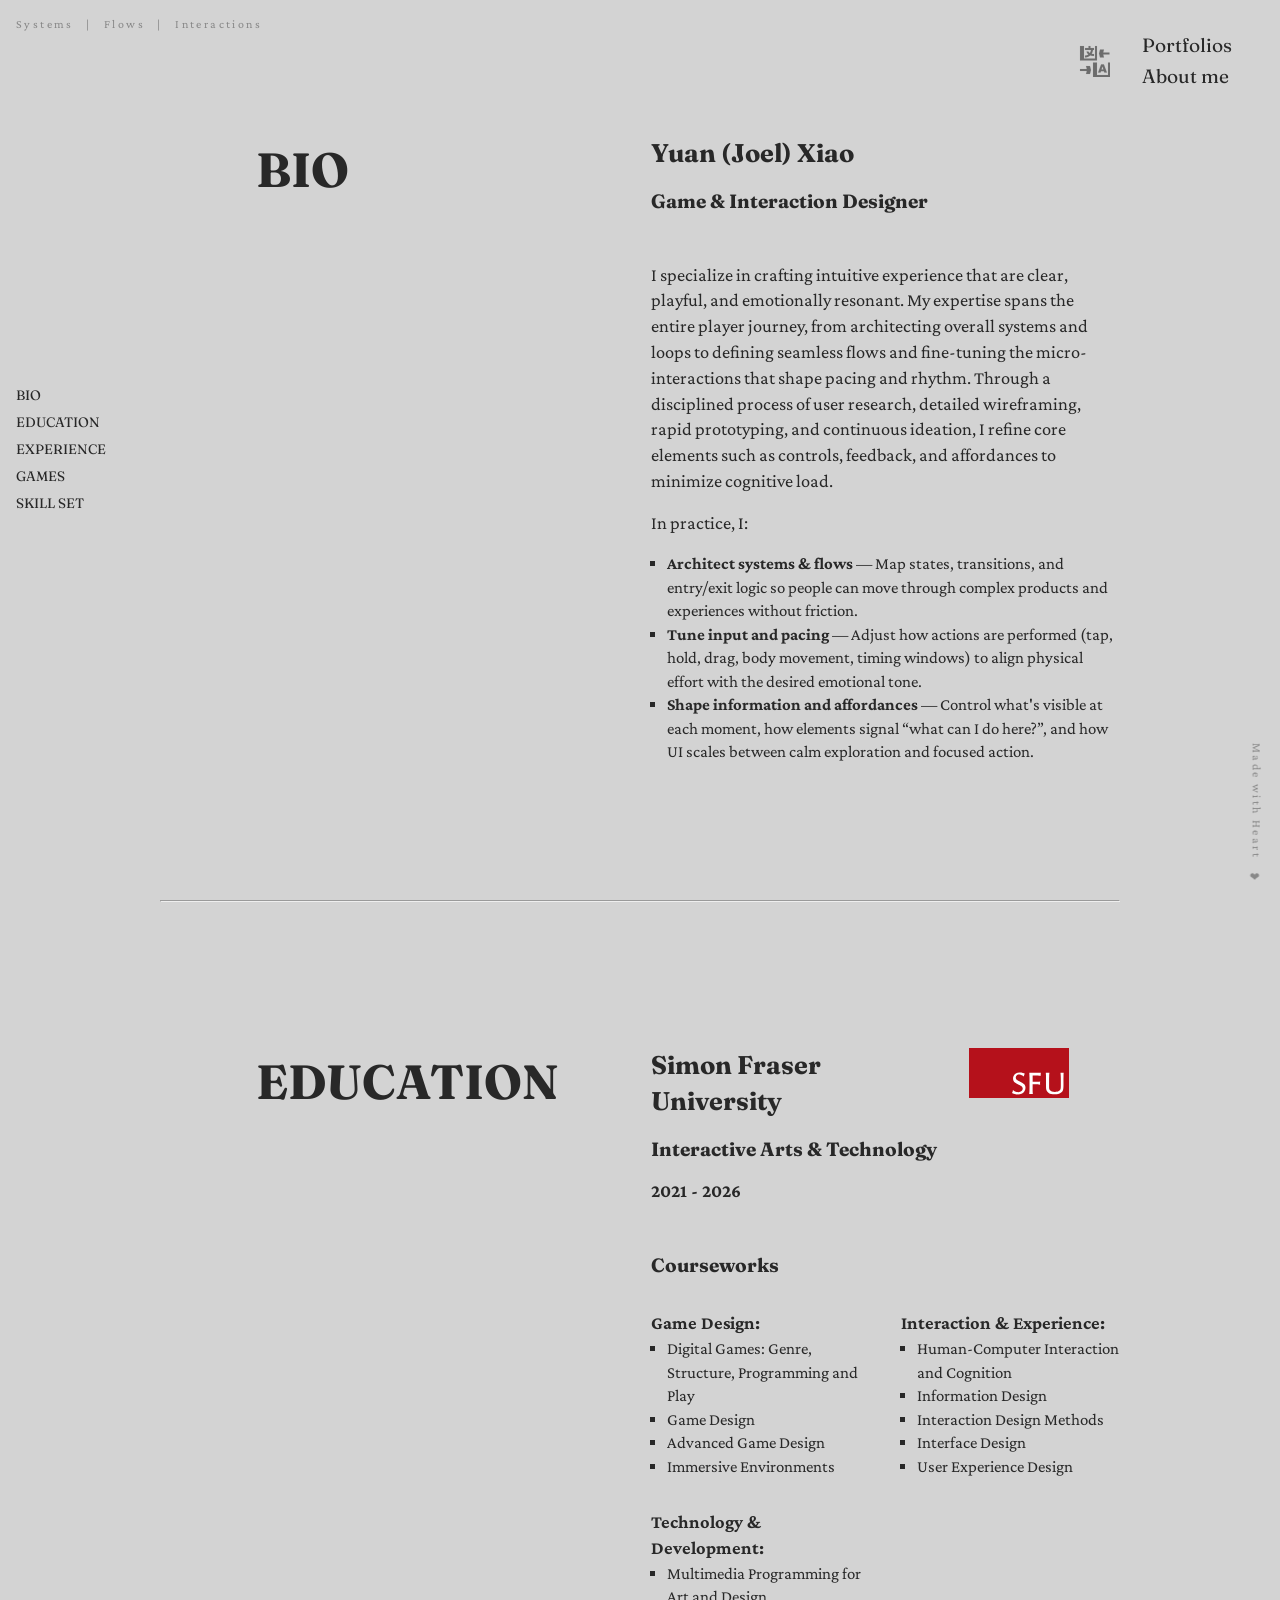
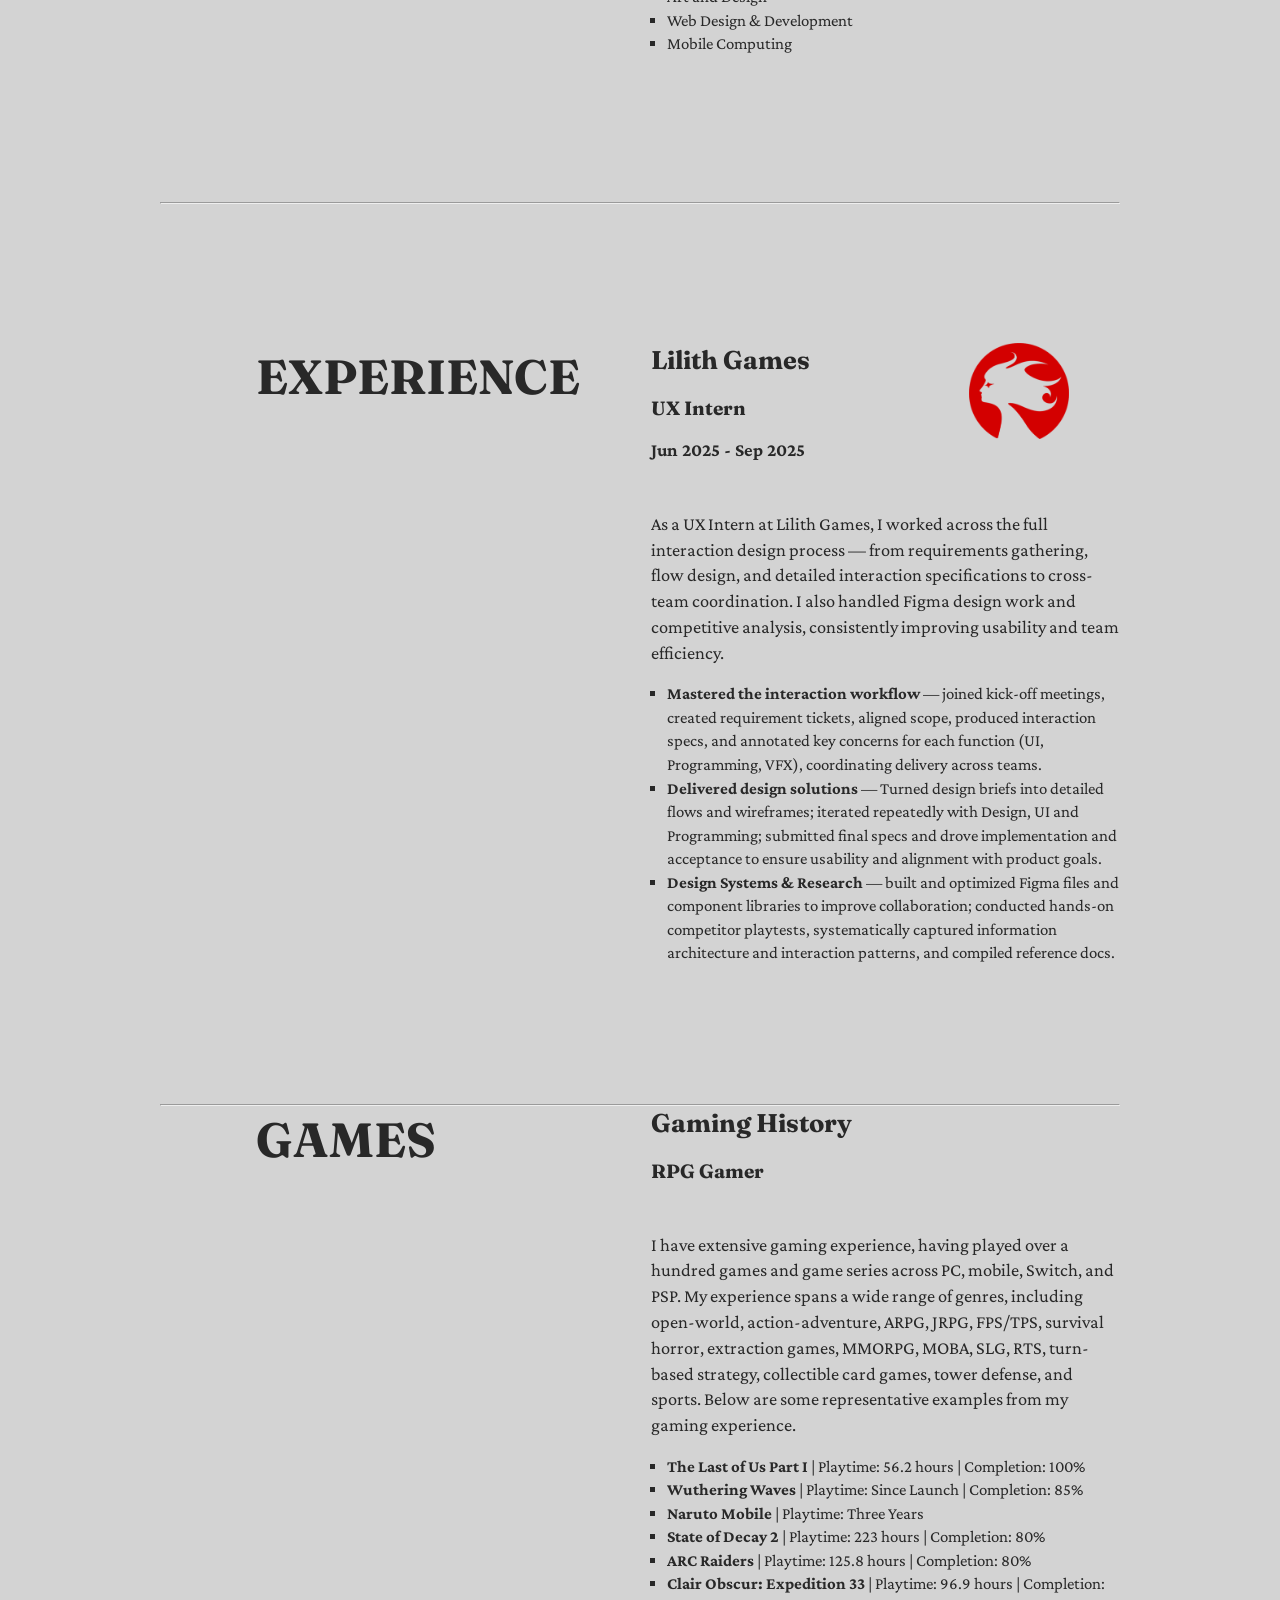
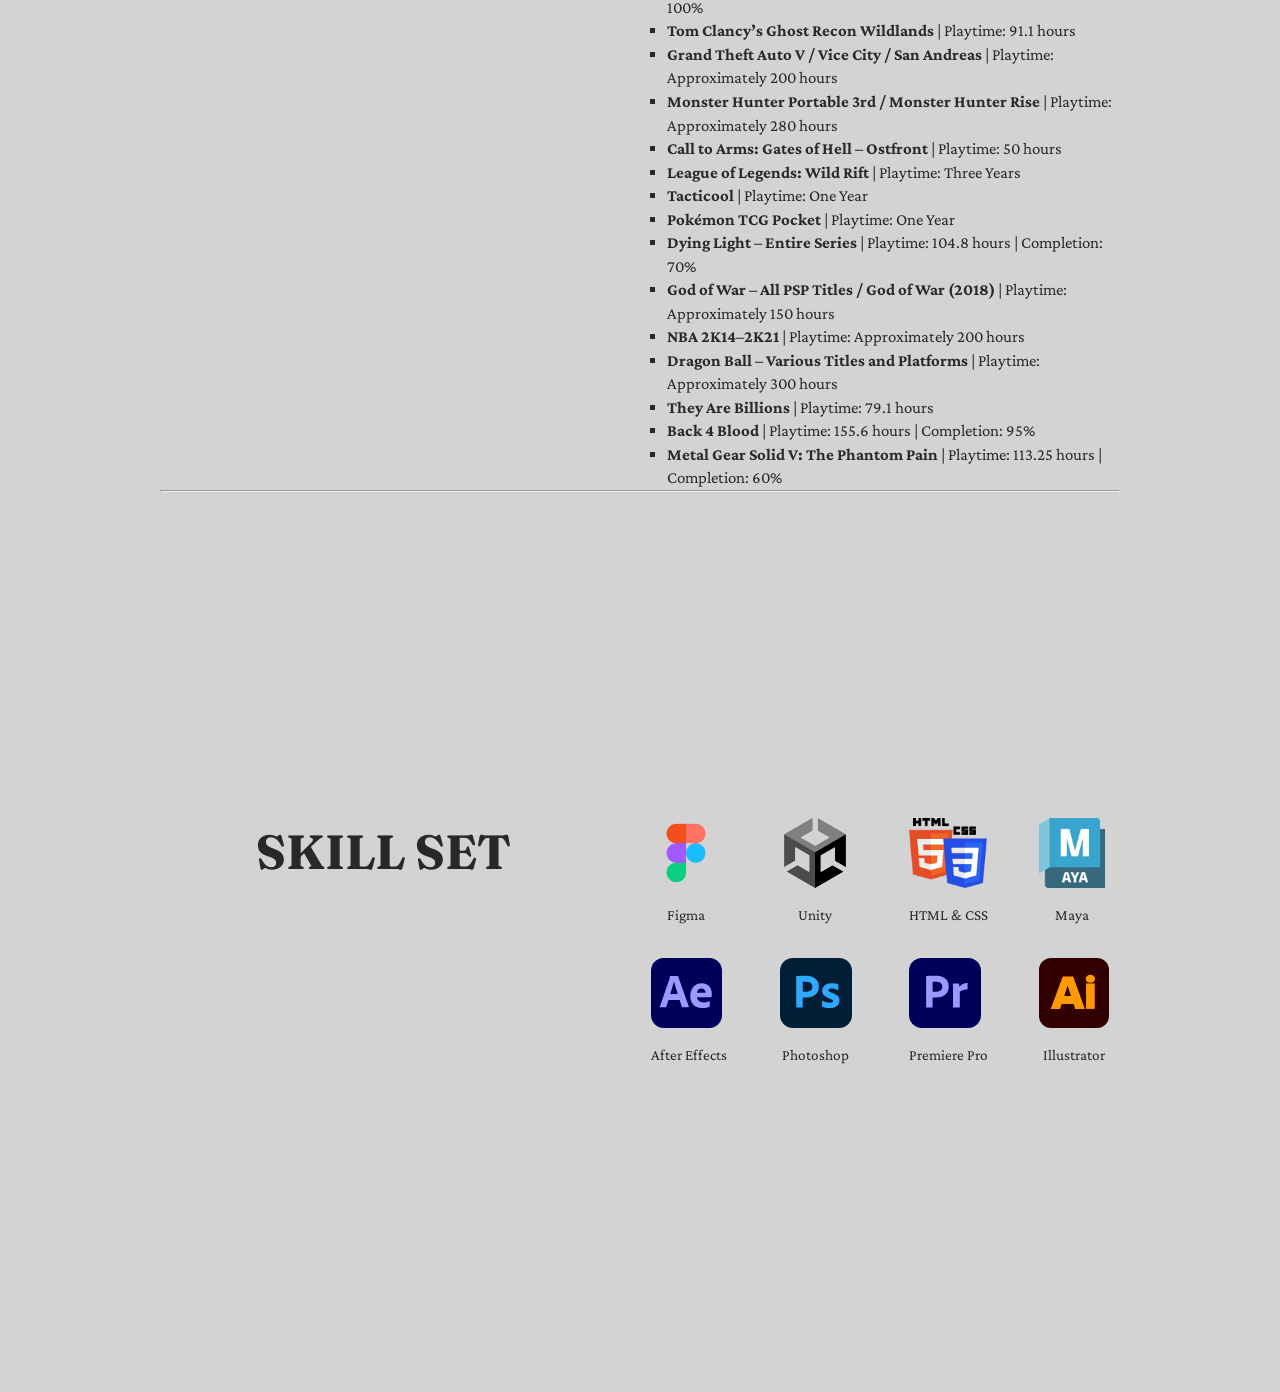
<file: about.html>
<!DOCTYPE html>
<html lang="en" data-lang="en">

    <head>
    <meta charset="UTF-8">
    <meta name="viewport" content="width=device-width, initial-scale=1">

    <title>ABOUT YUAN</title>

    <link rel="stylesheet" href="css/main.css">
    <link rel="stylesheet" href="css/grid.css">

    <script src="js/dropdown.js" defer></script>
    <script src="js/lang-toggle.js" defer></script>

    <link rel="preconnect" href="https://fonts.googleapis.com">
    <link rel="preconnect" href="https://fonts.gstatic.com" crossorigin>
    <link href="https://fonts.googleapis.com/css2?family=Crimson+Pro:ital,wght@0,200..900;1,200..900&family=Fraunces:ital,opsz,wght@0,9..144,100..900;1,9..144,100..900&family=Momo+Trust+Display&display=swap" rel="stylesheet">

    </head>


    <body>

        <header class="homeHeader">

            <nav class="homeNav">
                
                <button id="langToggle" class="langToggleBtn" type="button" aria-label="Switch language">
                    <img src="img/language.png" class="langIcon" width="64" height="64" alt="">
                </button>

                <a href="index.html" class="navButton1 nav-portfolio">
                    <span class="static lang-en">Portfolios</span>
                    <span class="static lang-zh">作品集</span>
                </a>

                <a href="about.html" class="navButton1 nav-about">
                    <span class="static lang-en">About me</span>
                    <span class="static lang-zh">看看我</span>
                </a>

            </nav>

            <div class="myFocus">
                <p>
                    <span class="focus">Systems</span> 
                    <span>|</span>
                    <span class="focus">Flows</span> 
                    <span>|</span>
                    <span class="focus">Interactions</span> 
                </p>
            </div>
            
            <div class="myList" id="menu">

                <a href="#top" class="navButton2">
                    <p class="listTitle">
                        <span class="lang-en">BIO</span>
                        <span class="lang-zh">简介</span>
                    </p>
                </a>

                <a href="#education" class="navButton2">
                    <p class="listTitle">
                        <span class="lang-en">EDUCATION</span>
                        <span class="lang-zh">教育背景</span>
                    </p>
                </a>

                <a href="#experience" class="navButton2">
                    <p class="listTitle">
                        <span class="lang-en">EXPERIENCE</span>
                        <span class="lang-zh">工作经验</span>
                    </p>
                </a>

                <a href="#gameExperience" class="navButton2">
                    <p class="listTitle">
                        <span class="lang-en">GAMES</span>
                        <span class="lang-zh">游戏经历</span>
                    </p>
                </a>

                <a href="#skill" class="navButton2">
                    <p class="listTitle">
                        <span class="lang-en">SKILL SET</span>
                        <span class="lang-zh">技能集</span>
                    </p>
                </a>

            </div>

            <div class="myHeart">
                <p>
                    <span class="heartText">Made with Heart</span>
                    <span class="heartIcon">❤</span>
                </p>
            </div>

        </header>


        <main>

            <section class="aboutMe grid" id="top">
                
                <h2>
                    <span class="lang-en">BIO</span>
                    <span class="lang-zh">简介</span>
                </h2>

                <div class="aboutMeContent">
            
                    <h3>
                        <span class="lang-en">Yuan (Joel) Xiao</span>
                        <span class="lang-zh">肖源 (Joel)</span>  
                    </h3>

                    <h4>
                        <span class="lang-en">Game & Interaction Designer</span>  
                        <span class="lang-zh">游戏交互设计师</span>
                    </h4>

                    <p>
                        <span class="lineOne lang-en">
                        I specialize in crafting intuitive experience that are clear, playful, and emotionally resonant. My expertise spans the entire player journey, from architecting overall systems and loops to defining seamless flows and fine-tuning the micro-interactions that shape pacing and rhythm. Through a disciplined process of user research, detailed wireframing, rapid prototyping, and continuous ideation, I refine core elements such as controls, feedback, and affordances to minimize cognitive load.
                        </span>

                        <span class="lineOne lang-zh">
                        我致力于打造直观、清晰、趣味与情感共鸣并重的交互体验。从架构宏观系统与循环，到定义顺畅的操作循环，再到精细打磨影响游戏节奏的微交互。通过严谨的用户研究、详尽的线框图绘制、与持续不断的方案构思，我不断优化操作、反馈与示能设计，让复杂的设计在玩家面前变得自然且直观。
                        </span>

                        <span class="lineTwo lang-en">In practice, I:</span>
                        <span class="lineTwo lang-zh">如何落地：</span>
                    </p>

                    <ul>
                        <li>
                        <span class="lang-en">
                            <strong>Architect systems &amp; flows</strong> — Map states, transitions, and entry/exit logic so people can move through complex products and experiences without friction.
                        </span>
                        <span class="lang-zh">
                            <strong>架构系统与流程</strong> — 梳理状态、过渡及进出逻辑，确保用户在复杂的系统与体验中丝滑穿梭，毫无阻滞。
                        </span>
                        </li>

                        <li>
                        <span class="lang-en">
                            <strong>Tune input and pacing</strong> — Adjust how actions are performed (tap, hold, drag, body movement, timing windows) to align physical effort with the desired emotional tone.
                        </span>
                        <span class="lang-zh">
                            <strong>输入节奏与反馈</strong> — 打磨交互动作（如点击、长按、拖拽、体感及判定窗口），使玩家的感官操作反馈与预期的情感基调精准契合。
                        </span>
                        </li>

                        <li>
                        <span class="lang-en">
                            <strong>Shape information and affordances</strong> — Control what's visible at each moment, how elements signal “what can I do here?”, and how UI scales between calm exploration and focused action.
                        </span>
                        <span class="lang-zh">
                            <strong>信息引导与感知</strong> — 决定信息呈现的时机与方式，赋予视觉元素直观的“可交互感”，让界面在沉浸探索与高频操作的行动间灵活切换。
                        </span>
                        </li>
                    </ul>

                    <!-- <p class="example">For example, in the VR project, I replaced joystick movement with body-lean locomotion during a rescue scene to turn urgency into full-body commitment, reduced on-screen information in high-stress moments to keep focus on the core action. Bringing these interaction decisions together to guide players from release to tension.</p> -->

                    <!-- <img src="img/About_me.png" alt="myPhoto" width="1280" height="1579" class="aboutMePhoto"> -->

                </div>

            </section>

            <hr>

            <section class="aboutMe grid" id="education">

                <h2>
                    <span class="lang-en">EDUCATION</span>
                    <span class="lang-zh">教育背景</span>
                </h2>

                <div class="aboutMeContent">
                    <div class="education-grid grid">
                        <div>
                            <h3>Simon Fraser University</h3>
                            <h4>
                                <span class="lang-en">Interactive Arts & Technology</span>
                                <span class="lang-zh">交互艺术与技术</span>
                            </h4>
                            <h5>2021 - 2026</h5>
                        </div>
                        <img src="img/SFU-block-logo.svg" alt="SFU" width="200" height="100" class="sfuLogo">
                    </div>

                    <h4 class="courseWorkH4">
                        <span class="lang-en">Courseworks</span>
                        <span class="lang-zh">主修课程</span>
                    </h4>

                    <div class="courseSort grid">
                        <div>
                            <h5>
                                <span class="lang-en">Game Design:</span>
                                <span class="lang-zh">游戏设计类：</span>
                            </h5>
                            <ul>
                                <li>
                                    <span class="lang-en">Digital Games: Genre, Structure, Programming and Play</span>
                                    <span class="lang-zh">数字游戏：类型、结构、编程与玩法</span>
                                </li>
                                <li>
                                    <span class="lang-en">Game Design</span>
                                    <span class="lang-zh">游戏设计</span>
                                </li>
                                <li>
                                    <span class="lang-en">Advanced Game Design</span>
                                    <span class="lang-zh">高级游戏设计</span>
                                </li>
                                <li>
                                    <span class="lang-en">Immersive Environments</span>
                                    <span class="lang-zh">沉浸式环境设计</span>
                                </li>
                            </ul>
                        </div>

                        <div>
                            <h5>
                                <span class="lang-en">Interaction & Experience:</span>
                                <span class="lang-zh">交互与体验类：</span>
                            </h5>

                            <ul>
                                <li>
                                    <span class="lang-en">Human-Computer Interaction and Cognition</span>
                                    <span class="lang-zh">人机交互与认知</span>
                                </li>
                                <li>
                                    <span class="lang-en">Information Design</span>
                                    <span class="lang-zh">信息设计</span>
                                </li>
                                <li>
                                    <span class="lang-en">Interaction Design Methods</span>
                                    <span class="lang-zh">交互设计方法论</span>
                                </li>
                                <li>
                                    <span class="lang-en">Interface Design</span>
                                    <span class="lang-zh">界面设计</span>
                                </li>
                                <li>
                                    <span class="lang-en">User Experience Design</span>
                                    <span class="lang-zh">用户体验设计</span>
                                </li>
                            </ul>
                        </div>

                        <div>
                            <h5>
                                <span class="lang-en">Technology & Development:</span>
                                <span class="lang-zh">技术与开发类：</span>
                            </h5>
                            <ul>
                                <li>
                                    <span class="lang-en">Multimedia Programming for Art and Design</span>
                                    <span class="lang-zh">艺术与设计多媒体编程</span>
                                </li>
                                <li>
                                    <span class="lang-en">Web Design & Development</span>
                                    <span class="lang-zh">网站设计与开发</span>
                                </li>
                                <li>
                                    <span class="lang-en">Mobile Computing</span>
                                    <span class="lang-zh">移动计算</span>
                                </li>
                            </ul>
                        </div>

                    </div>
        
                </div>
                
            </section>

            <hr>

            <section class="aboutMe grid" id="experience">

                <h2>
                    <span class="lang-en">EXPERIENCE</span>
                    <span class="lang-zh">工作经验</span>
                </h2>

                <div class="aboutMeContent">

                    <div class="experience-grid grid">
                        <div>
                            <h3>
                                <span class="lang-en">Lilith Games</span>
                                <span class="lang-zh">莉莉丝游戏</span>
                            </h3>
                            <h4>
                                <span class="lang-en">UX Intern</span>
                                <span class="lang-zh">UX 实习生</span>
                            </h4>
                            <h5>
                                <span class="lang-en">Jun 2025 - Sep 2025</span>
                                <span class="lang-zh">2025.06 - 2025.09</span>
                            </h5>
                        </div>
                        <img src="img/lilith_games_logo.png" alt="Lilith Games" width="491" height="468" class="lilithLogo">
                    </div>

                    

                    <p>
                        <span class="lang-en">
                        As a UX Intern at Lilith Games, I worked across the full interaction design process — from requirements gathering, flow design, and detailed interaction specifications to cross-team coordination. I also handled Figma design work and competitive analysis, consistently improving usability and team efficiency.
                        </span>
                        <span class="lang-zh">
                        作为莉莉丝游戏的 UX 实习生，我参与了完整的交互设计全流程：从前期的需求调研、流程设计、详尽交互稿编写，到跨团队的沟通协作。同时，我负责 Figma 设计规范的维护与竞品拆解分析，持续提升设计的可用性与易用性。
                        </span>
                    </p>

                    <ul>
                        <li>
                        <span class="lang-en">
                            <strong>Mastered the interaction workflow</strong> — joined kick-off meetings, created requirement tickets, aligned scope, produced interaction specs, and annotated key concerns for each function (UI, Programming, VFX), coordinating delivery across teams.
                        </span>
                        <span class="lang-zh">
                            <strong>掌握流程规范</strong> — 参与项目启动会，创建需求单，对齐设计范畴。产出交互说明文档，并针对不同职能（UI、程序、特效）标注核心实现逻辑，推动跨团队的任务交付。
                        </span>
                        </li>

                        <li>
                        <span class="lang-en">
                            <strong>Delivered design solutions</strong> — Turned design briefs into detailed flows and wireframes; iterated repeatedly with Design, UI and Programming; submitted final specs and drove implementation and acceptance to ensure usability and alignment with product goals.
                        </span>
                        <span class="lang-zh">
                            <strong>交付设计方案</strong> — 将设计需求转化为详细流程与线框；与策划、UI、程序多轮迭代；提交最终交互规范并推动落地与验收，确保交互体验的期待值与产品目标一致。
                        </span>
                        </li>

                        <li>
                        <span class="lang-en">
                            <strong>Design Systems & Research</strong> — built and optimized Figma files and component libraries to improve collaboration; conducted hands-on competitor playtests, systematically captured information architecture and interaction patterns, and compiled reference docs.
                        </span>
                        <span class="lang-zh">
                            <strong>组件库与竞研</strong> — 搭建并优化 Figma 组件库以提升协作效率；深入开展竞品分析，系统性拆解信息架构与交互模式，并整理成参考文档。
                        </span>
                        </li>
                    </ul>
             
                </div>
                
            </section>

            <hr>

            <section class="aboutMe grid" id="gameExperience">

                <h2>
                    <span class="lang-en">GAMES</span>
                    <span class="lang-zh">游戏经历</span>
                </h2>

                <div class="aboutMeContent">
  
                    <div>
                        <h3>
                            <span class="lang-en">Gaming History</span>
                            <span class="lang-zh">游戏经历</span>
                        </h3>
                        <h4>
                            <span class="lang-en">RPG Gamer</span>
                            <span class="lang-zh">RPG游戏爱好者</span>
                        </h4>
                        <!-- <h5>
                            <span class="lang-en">Jun 2025 - Sep 2025</span>
                            <span class="lang-zh">2025.06 - 2025.09</span>
                        </h5> -->
                    </div>
                    
                    <p>
                        <span class="lang-en">
                        I have extensive gaming experience, having played over a hundred games and game series across PC, mobile, Switch, and PSP. My experience spans a wide range of genres, including open-world, action-adventure, ARPG, JRPG, FPS/TPS, survival horror, extraction games, MMORPG, MOBA, SLG, RTS, turn-based strategy, collectible card games, tower defense, and sports. Below are some representative examples from my gaming experience.
                        </span>
                        <span class="lang-zh">
                        我拥有较为丰富的游戏经历，游玩过上百款游戏及系列，主要覆盖 PC、移动端、Switch 和 PSP 平台。接触的游戏类型包括开放世界、动作冒险、ARPG、JRPG、FPS/TPS、生存恐怖、搜打撤、MMORPG、MOBA、SLG、RTS、回合制策略、卡牌竞技、塔防和体育竞技等。以下列举部分具有代表性的游戏经历。
                        </span>
                    </p>

                    <ul>
                        <li>
                        <span class="lang-en">
                            <strong>The Last of Us Part I</strong> | Playtime: 56.2 hours | Completion: 100%
                        </span>
                        <span class="lang-zh">
                            <strong>最后生还者1</strong> ｜ 时长：56.2h ｜ 成就：100%
                        </span>
                        </li>

                        <li>
                        <span class="lang-en">
                            <strong>Wuthering Waves</strong> | Playtime: Since Launch | Completion: 85%
                        </span>
                        <span class="lang-zh">
                            <strong>鸣潮</strong> ｜ 时长：开服至今 ｜ 成就：85%
                        </span>
                        </li>

                        <li>
                        <span class="lang-en">
                            <strong>Naruto Mobile</strong> | Playtime: Three Years
                        </span>
                        <span class="lang-zh">
                            <strong>火影忍者手游</strong> ｜ 时长：三年
                        </span>
                        </li>
                        <li>
                        <span class="lang-en">
                            <strong>State of Decay 2</strong> | Playtime: 223 hours | Completion: 80%
                        </span>
                        <span class="lang-zh">
                            <strong>腐烂国度2</strong> ｜ 时长：223h ｜ 成就：80%
                        </span>
                        </li>
                        <li>
                        <span class="lang-en">
                            <strong>ARC Raiders</strong> | Playtime: 125.8 hours | Completion: 80%
                        </span>
                        <span class="lang-zh">
                            <strong>ARC Raiders</strong> ｜ 时长：125.8h ｜ 成就：80%
                        </span>
                        </li>
                        <li>
                        <span class="lang-en">
                            <strong>Clair Obscur: Expedition 33</strong> | Playtime: 96.9 hours | Completion: 100%
                        </span>
                        <span class="lang-zh">
                            <strong>光与影：33号远征队</strong> ｜ 时长：96.9h ｜ 成就：100%
                        </span>
                        </li>
                        <li>
                        <span class="lang-en">
                            <strong>Tom Clancy’s Ghost Recon Wildlands</strong> | Playtime: 91.1 hours
                        </span>
                        <span class="lang-zh">
                            <strong>幽灵行动：荒野</strong> ｜ 时长：91.1h
                        </span>
                        </li>
                        <li>
                        <span class="lang-en">
                            <strong>Grand Theft Auto V / Vice City / San Andreas</strong> | Playtime: Approximately 200 hours
                        </span>
                        <span class="lang-zh">
                            <strong>GTA 5 / 罪恶都市 / 圣安地列斯</strong> ｜ 时长：约200h
                        </span>
                        </li>
                        <li>
                        <span class="lang-en">
                            <strong>Monster Hunter Portable 3rd / Monster Hunter Rise</strong> | Playtime: Approximately 280 hours
                        </span>
                        <span class="lang-zh">
                            <strong>怪物猎人P3 / 崛起</strong> ｜ 时长：约280h
                        </span>
                        </li>
                        <li>
                        <span class="lang-en">
                            <strong>Call to Arms: Gates of Hell – Ostfront</strong> | Playtime: 50 hours
                        </span>
                        <span class="lang-zh">
                            <strong>地狱之门：东线</strong> ｜ 时长：50h
                        </span>
                        </li>
                        <li>
                        <span class="lang-en">
                            <strong>League of Legends: Wild Rift</strong> | Playtime: Three Years
                        </span>
                        <span class="lang-zh">
                            <strong>英雄联盟手游</strong> ｜ 时长：三年
                        </span>
                        </li>
                        <li>
                        <span class="lang-en">
                            <strong>Tacticool</strong> | Playtime: One Year
                        </span>
                        <span class="lang-zh">
                            <strong>Tacticool</strong> ｜ 时长：一年
                        </span>
                        </li>
                        <li>
                        <span class="lang-en">
                            <strong>Pokémon TCG Pocket</strong> | Playtime: One Year
                        </span>
                        <span class="lang-zh">
                            <strong>宝可梦TCG Pocket</strong> ｜ 时长：一年
                        </span>
                        </li>
                        <li>
                        <span class="lang-en">
                            <strong>Dying Light – Entire Series</strong> | Playtime: 104.8 hours | Completion: 70%
                        </span>
                        <span class="lang-zh">
                            <strong>消逝的光芒 - 全系列</strong> ｜ 时长：104.8h ｜ 成就：70%
                        </span>
                        </li>
                        <li>
                        <span class="lang-en">
                            <strong>God of War – All PSP Titles / God of War (2018)</strong> | Playtime: Approximately 150 hours
                        </span>
                        <span class="lang-zh">
                            <strong>战神 - PSP全系列 / 战神4</strong> ｜ 时长：约150h
                        </span>
                        </li>
                        <li>
                        <span class="lang-en">
                            <strong>NBA 2K14–2K21</strong> | Playtime: Approximately 200 hours
                        </span>
                        <span class="lang-zh">
                            <strong>NBA 2K14 - 2K21</strong> ｜ 时长：约200h
                        </span>
                        </li>
                        <li>
                        <span class="lang-en">
                            <strong>Dragon Ball – Various Titles and Platforms</strong> | Playtime: Approximately 300 hours
                        </span>
                        <span class="lang-zh">
                            <strong>龙珠 - 各类版本/平台</strong> ｜ 时长：约300h
                        </span>
                        </li>
                        <li>
                        <span class="lang-en">
                            <strong>They Are Billions</strong> | Playtime: 79.1 hours
                        </span>
                        <span class="lang-zh">
                            <strong>亿万僵尸</strong> ｜ 时长：79.1h
                        </span>
                        </li>
                        <li>
                        <span class="lang-en">
                            <strong>Back 4 Blood</strong> | Playtime: 155.6 hours | Completion: 95%
                        </span>
                        <span class="lang-zh">
                            <strong>喋血复仇</strong> ｜ 时长：155.6h ｜ 成就：95%
                        </span>
                        </li>
                        <li>
                        <span class="lang-en">
                            <strong>Metal Gear Solid V: The Phantom Pain</strong> | Playtime: 113.25 hours | Completion: 60%
                        </span>
                        <span class="lang-zh">
                            <strong>合金装备V：幻痛</strong> ｜ 时长：113.25h ｜ 成就：60%
                        </span>
                        </li>
                    </ul>
             
                </div>
                
            </section>

            <hr>

            <section class="aboutMe grid" id="skill">

                 <h2>
                    <span class="lang-en">SKILL SET</span>
                    <span class="lang-zh">技能集</span>
                </h2>

                <div class="skill-grid grid aboutMeContent">
                    <figure class="skill-item">
                        <img src="img/figma.png" alt="Figma" class="aboutMeSkill">
                        <figcaption>Figma</figcaption>
                    </figure>

                    <figure class="skill-item">
                        <img src="img/Unity.png" alt="Unity" class="aboutMeSkill">
                        <figcaption>Unity</figcaption>
                    </figure>

                    <figure class="skill-item">
                        <img src="img/html&css.png" alt="HTML & CSS" class="aboutMeSkill">
                        <figcaption>HTML & CSS</figcaption>
                    </figure>

                    <figure class="skill-item">
                        <img src="img/Maya.png" alt="Maya" class="aboutMeSkill">
                        <figcaption>Maya</figcaption>
                    </figure>

                    <figure class="skill-item">
                        <img src="img/Adobe_After_Effects.svg" alt="After Effects" class="aboutMeSkill">
                        <figcaption>After Effects</figcaption>
                    </figure>

                    <figure class="skill-item">
                        <img src="img/Adobe_Photoshop.svg" alt="Photoshop" class="aboutMeSkill">
                        <figcaption>Photoshop</figcaption>
                    </figure>

                    <figure class="skill-item">
                        <img src="img/Adobe_Premiere_Pro.svg" alt="Premiere Pro" class="aboutMeSkill">
                        <figcaption>Premiere Pro</figcaption>
                    </figure>

                    <figure class="skill-item">
                        <img src="img/Adobe_Illustrator.svg" alt="Illustrator" class="aboutMeSkill">
                        <figcaption>Illustrator</figcaption>
                    </figure>
                </div>

            </section>
    
        </main>

    </body>
</html>
</file>
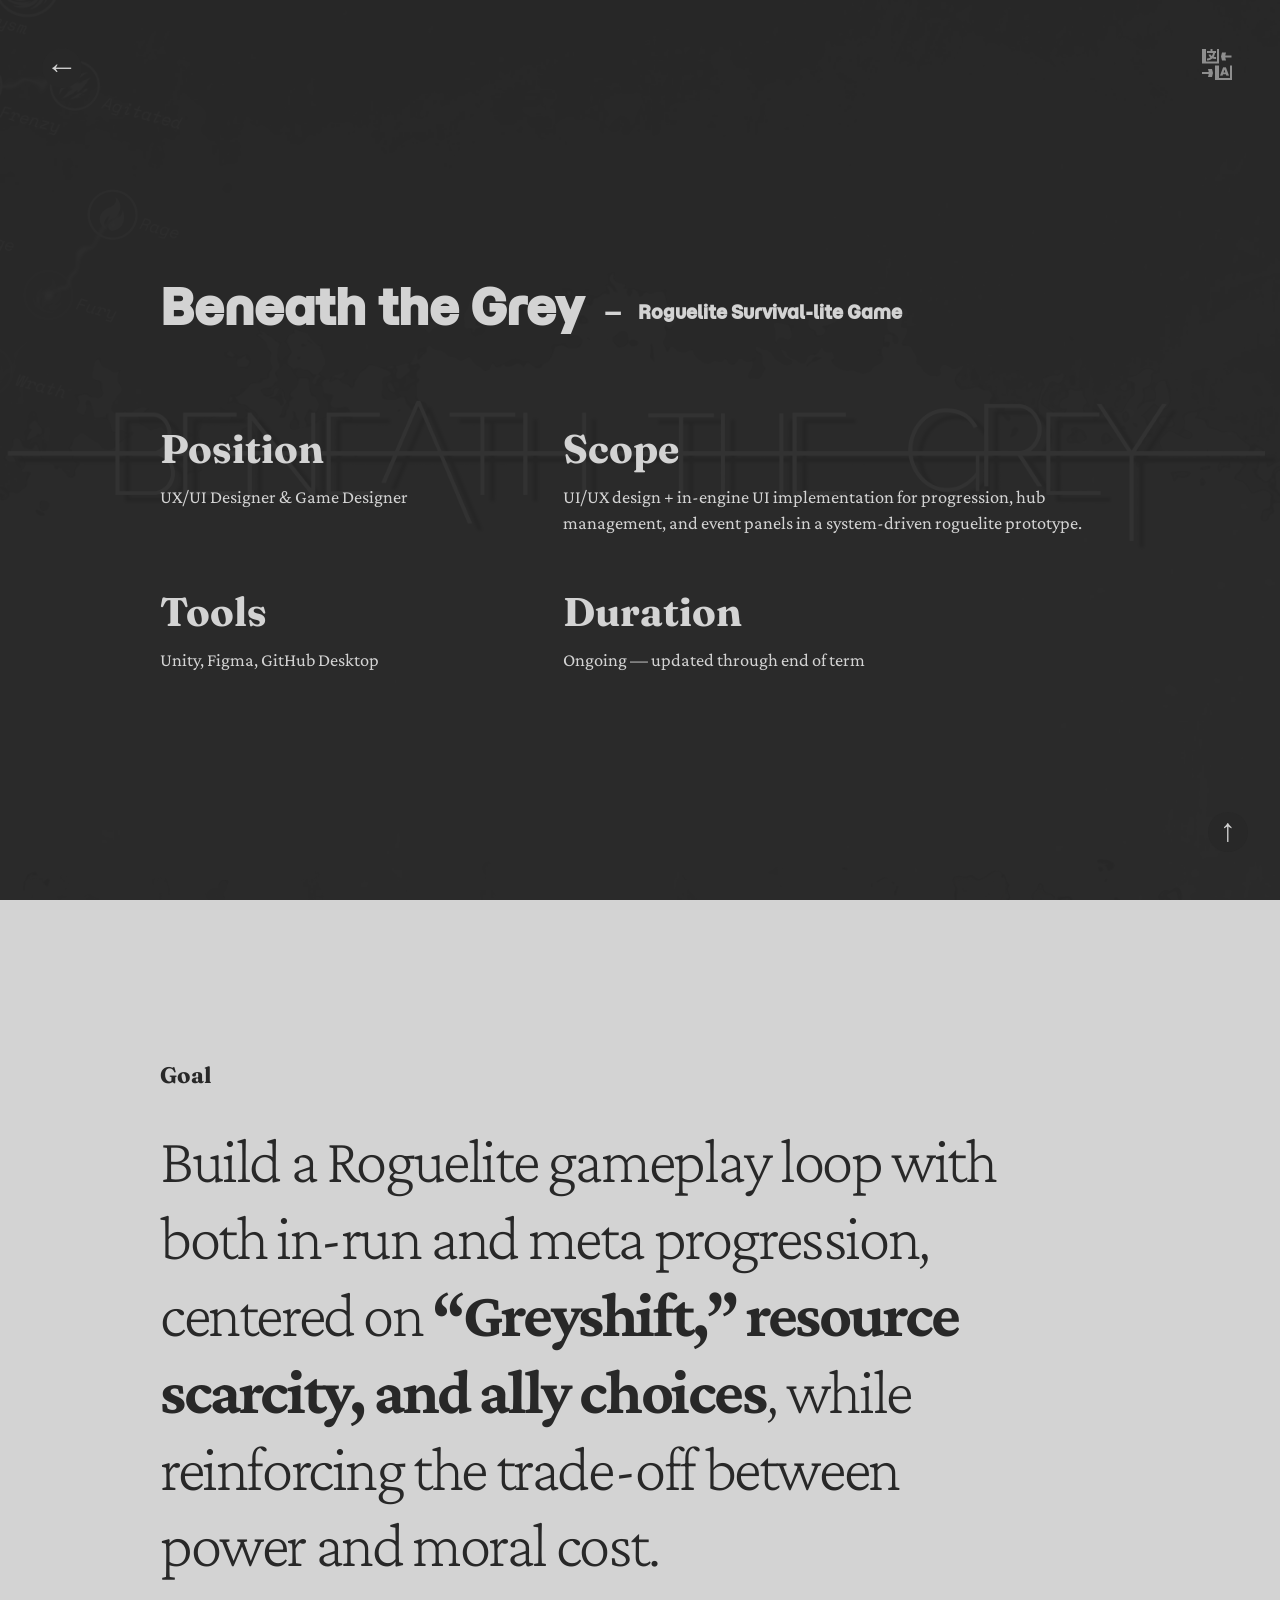
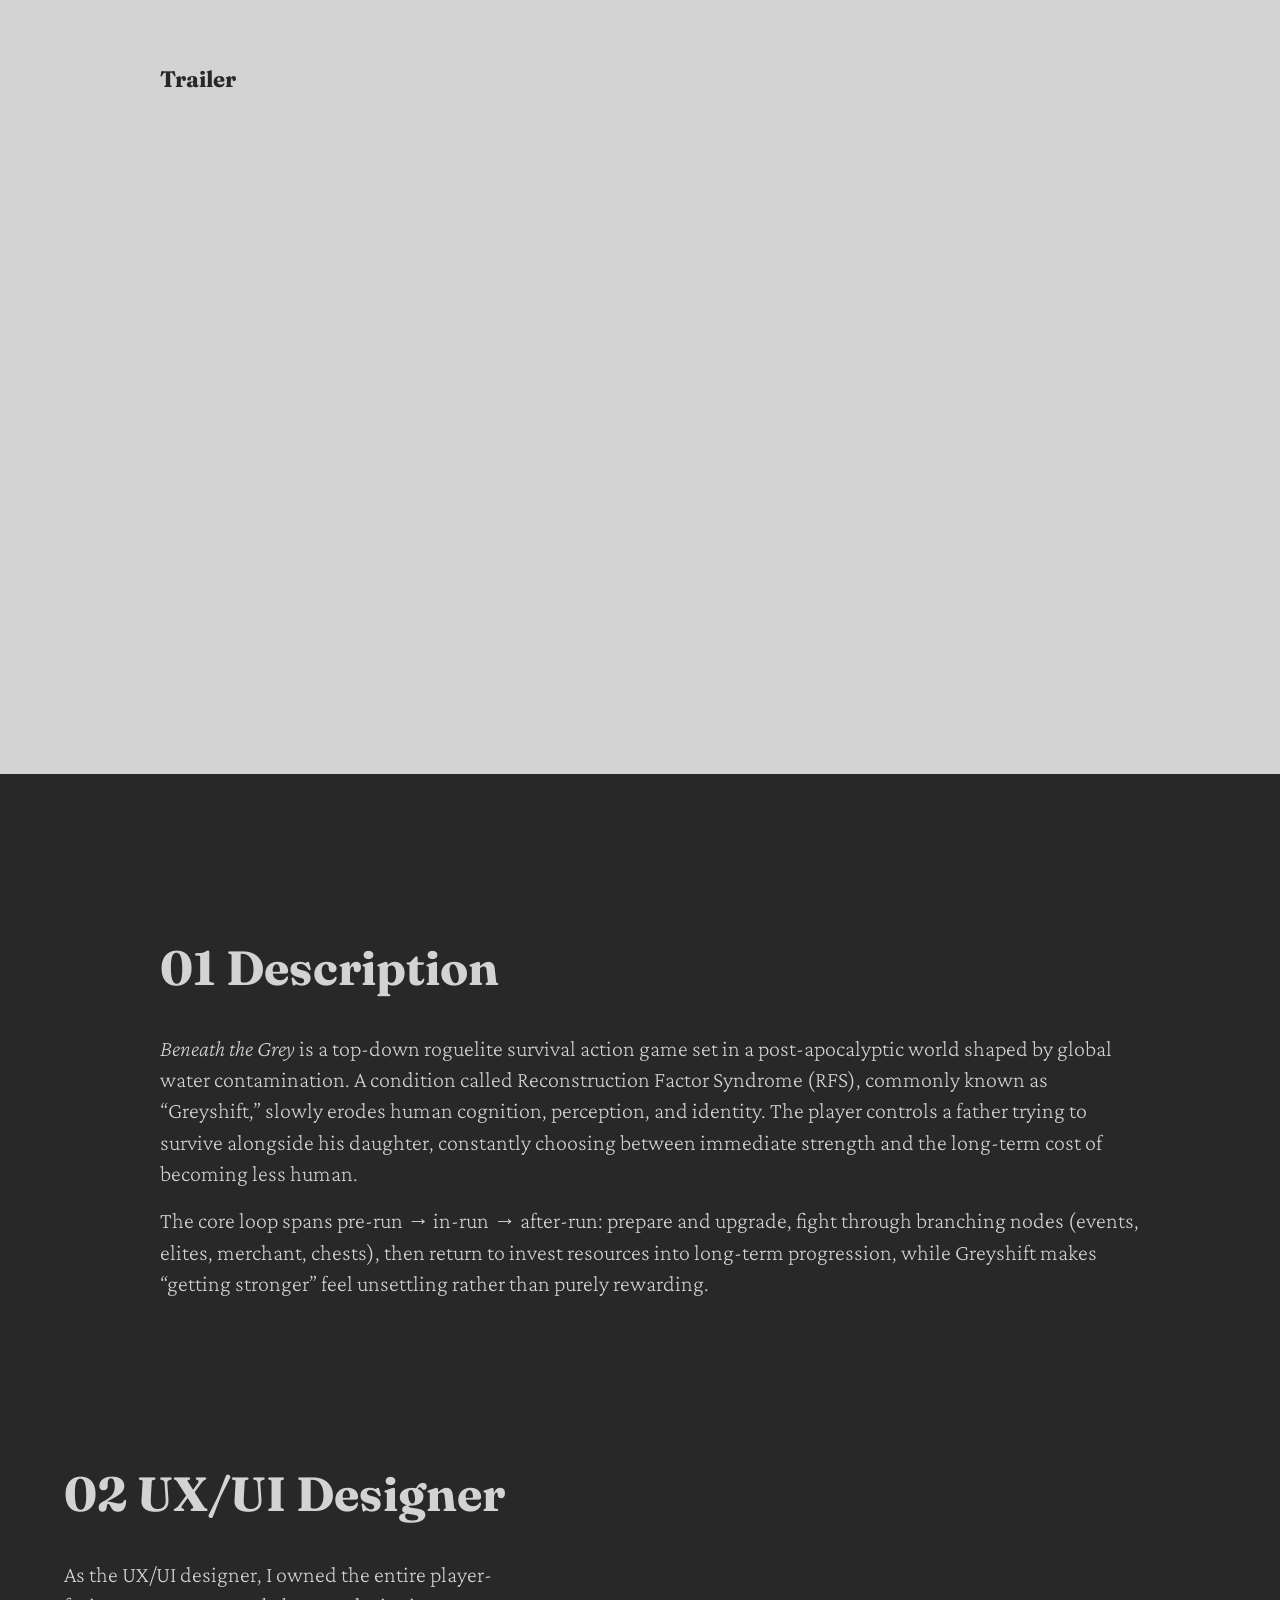
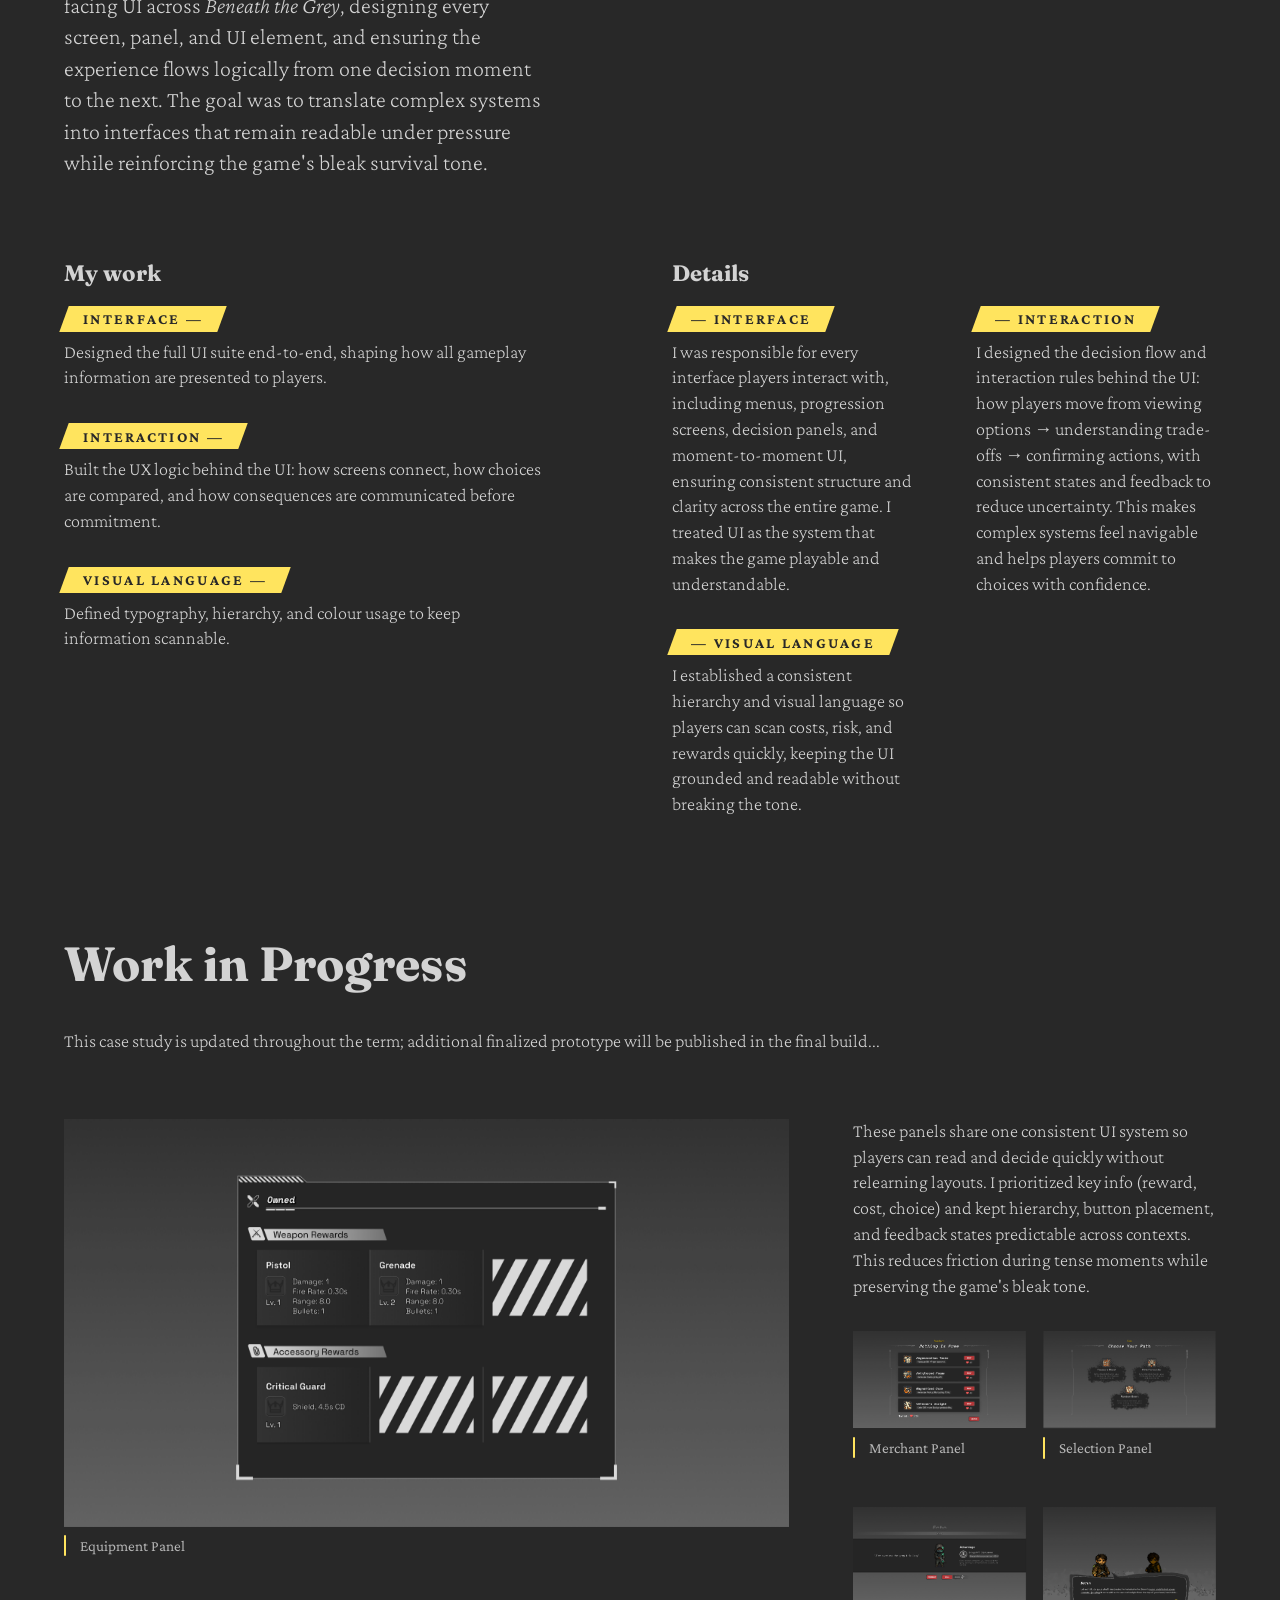
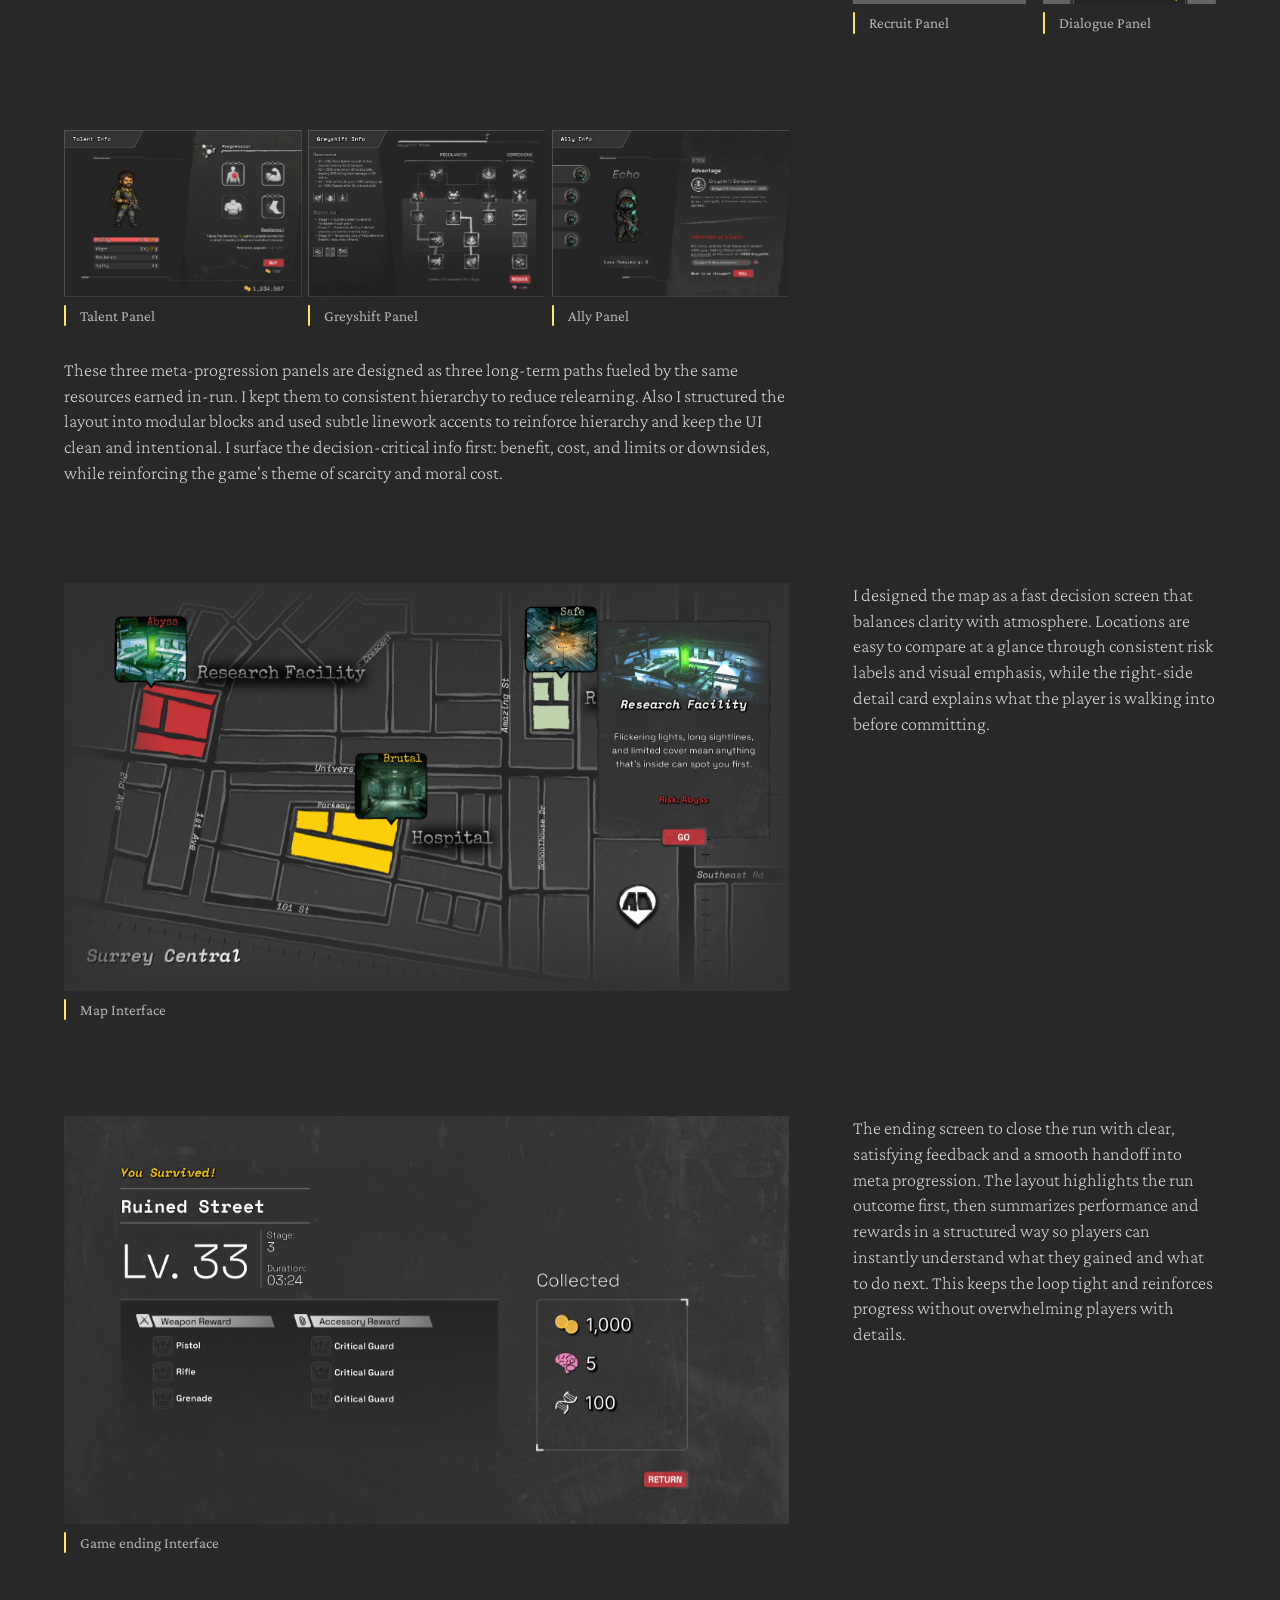
<file: beneath-the-grey.html>
<!DOCTYPE html>
<html lang="en" data-lang="en">

    <head>
    <meta charset="UTF-8">
    <meta name="viewport" content="width=device-width, initial-scale=1">

    <title>BENEATH THE GREY</title>

    <link rel="stylesheet" href="css/project.css">
    <link rel="stylesheet" href="css/project-grid.css">

    <script src="js/lightbox.js" defer></script>
    <script src="js/lang-toggle.js" defer></script>

    <link rel="preconnect" href="https://fonts.googleapis.com">
    <link rel="preconnect" href="https://fonts.gstatic.com" crossorigin>
    <link href="https://fonts.googleapis.com/css2?family=Crimson+Pro:ital,wght@0,200..900;1,200..900&family=Fraunces:ital,opsz,wght@0,9..144,100..900;1,9..144,100..900&family=Momo+Trust+Display&display=swap" rel="stylesheet">

    </head>

    

    <body>

        <header id="backToTop">

            <img src="img/499/header.png" alt="Game starting page from beneath the grey for header background" width="1920" height="1080" class="headerCover">

            <nav class="homeNav">
                <button id="langToggle" class="langToggleBtn" type="button" aria-label="Switch language">
                    <img src="img/language-white.png" class="langIcon" width="64" height="64" alt="" data-nozoom>
                </button>
            </nav>

            <div class="backButton">
                <a href="index.html" class="navButton1">Back to portfolio</a>
            </div>

            <div class="backToTopButton">
                <a href="#backToTop" class="navButton2">Back to Top</a>
            </div>
                

            <div class="forIndex">

                <h1 class="heading">
                    <span class="projectName">
                        <span class="lang-en">Beneath the Grey</span>
                        <span class="lang-zh">灰潮之下</span>
                    </span>
                    <span class="dashLine">—</span>
                    <span class="genre">
                        <span class="lang-en">Roguelite Survival-lite Game</span>
                        <span class="lang-zh">Roguelite 生存游戏</span>
                    </span>
                </h1>


                <div class="projectHeader grid">

                    <div class="overview">
                        <h2>
                            <span class="lang-en">Position</span>
                            <span class="lang-zh">职责</span>
                        </h2>
                        <p>
                            <span class="lang-en">UX/UI Designer & Game Designer</span>
                            <span class="lang-zh">UX/UI 设计 & 游戏策划</span>
                        </p>
                    </div>

                    <div class="overview">
                        <h2>
                            <span class="lang-en">Scope</span>
                            <span class="lang-zh">范围</span>
                        </h2>
                        <p>
                            <span class="lang-en">
                                UI/UX design + in-engine UI implementation for progression, hub management, and event panels in a system-driven roguelite prototype.
                            </span>
                            <span class="lang-zh">
                                UI/UX 设计与引擎内 UI 落地，实现系统驱动 Roguelite 原型中的成长系统、地堡管理与事件面板。
                            </span>
                        </p>
                    </div>

                    <div class="overview">
                        <h2>
                            <span class="lang-en">Tools</span>
                            <span class="lang-zh">工具</span>
                        </h2>
                        <p>Unity, Figma, GitHub Desktop</p>
                    </div>

                    <div class="overview">
                        <h2>
                            <span class="lang-en">Duration</span>
                            <span class="lang-zh">周期</span>
                        </h2>
                        <p>
                            <span class="lang-en">Ongoing — updated through end of term</span>
                            <span class="lang-zh">进行中 — 将持续更新至学期末</span>
                        </p>
                    </div>
                
                </div>
            
            </div>


        </header>

        <main>

            <section class="projectTop">
                
                <h3>
                    <span class="lang-en">Goal</span>
                    <span class="lang-zh">项目目标</span>
                </h3>

                <div class="goalText">
                    <p>
                        <span class="lang-en">
                        Build a Roguelite gameplay loop with both in-run and meta progression, centered on <strong>“Greyshift,” resource scarcity, and ally choices</strong>, while reinforcing the trade-off between power and moral cost.
                        </span>
                        <span class="lang-zh">
                        构建局内外成长的 Roguelite 循环，以<strong>“灰移”、资源稀缺与盟友抉择为核心</strong>，强化力量成长与道德代价之间的权衡。
                        </span>
                    </p>
                </div>

                <h3>
                    <span class="lang-en">Trailer</span>
                    <span class="lang-zh">预告片</span>
                </h3>

                <iframe width="560" height="315" src="https://www.youtube.com/embed/aWnspXbbvsw" title="YouTube video player" allow="accelerometer; autoplay; clipboard-write; encrypted-media; gyroscope; picture-in-picture; web-share" referrerpolicy="strict-origin-when-cross-origin" allowfullscreen></iframe>

            </section>


            <section class="projectMiddle">

                <div class="description">
                
                    <h3>
                        <span class="lang-en">01 Description</span>
                        <span class="lang-zh">01 项目简介</span>
                    </h3>

                    <p class="intro">
                        <span class="lineBreak lang-en">
                        <em>Beneath the Grey</em> is a top-down roguelite survival action game set in a post-apocalyptic world shaped by global water contamination. A condition called Reconstruction Factor Syndrome (RFS), commonly known as “Greyshift,” slowly erodes human cognition, perception, and identity. The player controls a father trying to survive alongside his daughter, constantly choosing between immediate strength and the long-term cost of becoming less human.
                        </span>

                        <span class="lineBreak lang-zh">
                        《灰潮之下》是一款俯视角 Roguelite 生存动作游戏，背景设定在因全球水源污染而崩坏的末世世界。一种名为重构因子综合征（RFS）的病症，俗称“灰移”，会逐步侵蚀人类的认知、感知与身份认同。玩家扮演一位父亲，与女儿一同求生，在短期力量与逐渐失去人性的长期代价之间不断做出抉择。
                        </span>

                        <span class="lang-en">
                        The core loop spans pre-run → in-run → after-run: prepare and upgrade, fight through branching nodes (events, elites, merchant, chests), then return to invest resources into long-term progression, while Greyshift makes “getting stronger” feel unsettling rather than purely rewarding.
                        </span>
                        
                        <span class="lang-zh">
                        核心循环覆盖局外 → 局内 → 局后：准备与升级 → 通过分支节点推进（事件/精英/商人/宝箱）→ 回到局外投入资源进行长期养成；同时灰移让“变强”带着不安与代价，而不是单纯爽感。
                        </span>
                    </p>

                </div>

                <div class="strongDesign">
                
                    <h3>
                        <span class="lang-en">02 UX/UI Designer</span>
                        <span class="lang-zh">02 UX/UI 设计</span>
                    </h3>

                    <div>
                        <p class="intro introMargin">
                            <span class="lang-en">
                                As the UX/UI designer, I owned the entire player-facing UI across <em>Beneath the Grey</em>, designing every screen, panel, and UI element, and ensuring the experience flows logically from one decision moment to the next. The goal was to translate complex systems into interfaces that remain readable under pressure while reinforcing the game's bleak survival tone.
                            </span>
                            <span class="lang-zh">
                                作为 UX/UI 设计师，我负责《灰潮之下》全部面向玩家的界面体验，设计了每一个页面、面板与 UI 组件，并确保玩家从一个决策时刻到下一个决策时刻的流程清晰、逻辑连贯。我的目标是将复杂系统转译为在高压环境下依然可读、易用的界面，同时强化游戏冷峻的生存基调。
                            </span>
                        </p>
                    </div>

                    <div class="myWork">

                        <div class="contentGrid grid">

                            <div>
                                <h4>
                                    <span class="lang-en">My work</span>
                                    <span class="lang-zh">我的工作</span>
                                </h4>

                                <h5 class="workOne">
                                    <span class="lang-en">INTERFACE —</span>
                                    <span class="lang-zh">界面 —</span>
                                </h5>
                                <p class="workLeft">
                                    <span class="lang-en">Designed the full UI suite end-to-end, shaping how all gameplay information are presented to players.</span>
                                    <span class="lang-zh">从零到一设计完整 UI 体系，定义并优化所有玩法信息在屏幕上的呈现方式。</span>
                                </p>

                                <h5 class="workTwo">
                                    <span class="lang-en">INTERACTION —</span>
                                    <span class="lang-zh">交互 —</span>
                                </h5>

                                <p class="workLeft">
                                    <span class="lang-en">Built the UX logic behind the UI: how screens connect, how choices are compared, and how consequences are communicated before commitment.</span>
                                    <span class="lang-zh">构建体验逻辑：界面如何串联、选项如何对比、以及在确认前如何清晰呈现后果。</span>
                                </p>

                                <h5 class="workThree">
                                    <span class="lang-en">VISUAL LANGUAGE —</span>
                                    <span class="lang-zh">视觉语言 —</span>
                                </h5>
                                <p class="workLeft">
                                    <span class="lang-en">Defined typography, hierarchy, and colour usage to keep information scannable.</span>
                                    <span class="lang-zh">定义字体、信息层级与配色规则，让信息可快速扫读。</span>
                                </p>
                            </div>

                            <div>
                                <h4>
                                    <span class="lang-en">Details</span>
                                    <span class="lang-zh">具体内容</span>
                                </h4>

                                <div class="insideGrid grid">
                                <div>
                                    <h5 class="workOne">
                                    <span class="lang-en">— INTERFACE</span>
                                    <span class="lang-zh">— 界面</span>
                                    </h5>
                                    <p>
                                    <span class="lineBreak lang-en">
                                        I was responsible for every interface players interact with, including menus, progression screens, decision panels, and moment-to-moment UI, ensuring consistent structure and clarity across the entire game. I treated UI as the system that makes the game playable and understandable.
                                    </span>
                                    <span class="lineBreak lang-zh">
                                        负责玩家会接触到的全部界面，包括菜单、成长/进度页面、决策面板以及战斗与探索中的即时提示，确保全局结构一致、信息表达清晰。我认为 UI 是“让游戏可玩、可理解”的关键系统。
                                    </span>
                                    </p>
                                </div>

                                <div>
                                    <h5 class="workTwo">
                                    <span class="lang-en">— INTERACTION</span>
                                    <span class="lang-zh">— 交互</span>
                                    </h5>
                                    <p>
                                    <span class="lineBreak lang-en">
                                        I designed the decision flow and interaction rules behind the UI: how players move from viewing options → understanding trade-offs → confirming actions, with consistent states and feedback to reduce uncertainty. This makes complex systems feel navigable and helps players commit to choices with confidence.
                                    </span>
                                    <span class="lineBreak lang-zh">
                                        设计决策流程与交互规则：从感知/预期 → 查看选项 → 理解取舍 → 确认行动 → 获得反馈，提供一致的状态来降低不确定性。让复杂系统更易于理解和导航，帮助玩家更有把握地做出行动。
                                    </span>
                                    </p>
                                </div>

                                <div>
                                    <h5 class="workThree">
                                        <span class="lang-en">— VISUAL LANGUAGE</span>
                                        <span class="lang-zh">— 视觉语言</span>
                                    </h5>
                                    <p>
                                        <span class="lineBreak lang-en">
                                            I established a consistent hierarchy and visual language so players can scan costs, risk, and rewards quickly, keeping the UI grounded and readable without breaking the tone.
                                        </span>
                                        <span class="lineBreak lang-zh">
                                            我建立统一的信息层级与视觉语言，使玩家能快速扫到成本、风险与收益，在不破坏整体氛围的前提下保持界面易读。
                                        </span>
                                    </p>
                                </div>
                            </div>
                        </div>     
                    </div>
                
                    <h3>
                        <span class="lang-en">Work in Progress</span>
                        <span class="lang-zh">进行中</span>
                    </h3>

                    <p>
                        <span class="lang-en">This case study is updated throughout the term; additional finalized prototype will be published in the final build...</span>
                        <span class="lang-zh">本案例将持续随学期更新；更多最终定稿的原型内容会在期末版本中发布...</span>
                    </p>

                    <div class="newContentGrid grid">

                        <figure>
                            <img src="img/499/tab.png" alt="Equipment panel" width="1920" height="1080">
                            <figcaption>
                                <span class="lang-en">Equipment Panel</span>
                                <span class="lang-zh">装备面板</span>
                            </figcaption>
                        </figure>

                        <div>
                            <p>
                                <span class="lang-en">
                                These panels share one consistent UI system so players can read and decide quickly without relearning layouts. I prioritized key info (reward, cost, choice) and kept hierarchy, button placement, and feedback states predictable across contexts. This reduces friction during tense moments while preserving the game's bleak tone.
                                </span>
                                <span class="lang-zh">
                                这些面板共享同一套一致的 UI 系统，让玩家无需重新学习布局就能快速阅读与决策。我优先呈现关键信息（收益/成本/选择），并在不同场景中保持层级、按钮位置与反馈状态的可预测性，从而降低紧张时刻的操作摩擦。
                                </span>
                            </p>

                            <div class="newInsideGrid grid">
                                <figure>
                                    <img src="img/499/merchant.png" alt="Merchant panel" width="1920" height="1080">
                                    <figcaption>
                                        <span class="lang-en">Merchant Panel</span>
                                        <span class="lang-zh">商人面板</span>
                                    </figcaption>
                                </figure>
                                <figure>
                                    <img src="img/499/choosePath.png" alt="Level up panel" width="1920" height="1080">
                                    <figcaption>
                                        <span class="lang-en">Selection Panel</span>
                                        <span class="lang-zh">选择面板</span>
                                    </figcaption>
                                </figure>
                                <figure>
                                    <img src="img/499/allyAcquire.png" alt="Event panel" width="1920" height="1080">
                                    <figcaption>
                                        <span class="lang-en">Recruit Panel</span>
                                        <span class="lang-zh">招募面板</span>
                                    </figcaption>
                                </figure>      
                                <figure>
                                    <img src="img/499/dialogue.png" alt="Dialogue panel" width="1920" height="1080">
                                    <figcaption>
                                        <span class="lang-en">Dialogue Panel</span>
                                        <span class="lang-zh">对话面板</span>
                                    </figcaption>
                                </figure>
                            </div>
                        </div>

                    </div>

                    <div class="newContentGrid grid">
                    
                        <div>
                            <div class="panelGrid grid">
                                <figure>
                                    <img src="img/499/talentPanel.png" alt="Talent Panel" width="1350" height="950" >
                                    <figcaption>
                                        <span class="lang-en">Talent Panel</span>
                                        <span class="lang-zh">天赋面板</span>
                                    </figcaption>
                                </figure>
                                <figure>
                                    <img src="img/499/greyshiftPanel.png" alt="Greyshift Panel" width="1350" height="950" >
                                    <figcaption>
                                        <span class="lang-en">Greyshift Panel</span>
                                        <span class="lang-zh">灰移面板</span>
                                    </figcaption>
                                </figure>
                                <figure>
                                    <img src="img/499/allyPanel.png" alt="Ally Panel" width="1350" height="950" >
                                    <figcaption>
                                        <span class="lang-en">Ally Panel</span>
                                        <span class="lang-zh">盟友面板</span>
                                    </figcaption>
                                </figure>
                            </div>
                            <p>
                                <span class="lang-en">
                                These three meta-progression panels are designed as three long-term paths fueled by the same resources earned in-run. I kept them to consistent hierarchy to reduce relearning. Also I structured the layout into modular blocks and used subtle linework accents to reinforce hierarchy and keep the UI clean and intentional. I surface the decision-critical info first: benefit, cost, and limits or downsides, while reinforcing the game's theme of scarcity and moral cost.
                                </span>
                                <span class="lang-zh">
                                这三个局外养成面板是三条长期成长路线，消耗同一套局内获得的资源。设计保持一致的层级以减少重新学习成本。同时把布局组织成模块化区块，并用克制的线条强调层级，让界面更干净。决策关键信息优先置顶：收益、成本、以及限制/副作用，以强化游戏“稀缺与道德代价”的主题。
                                </span>
                            </p>
                        </div>

                        <div>
                            <!-- empty -->
                        </div>
                    
                    </div>

                    <div class="newContentGrid grid">

                        <figure>
                            <img src="img/499/map.png" alt="Map panel" width="1920" height="1080" >
                            <figcaption>
                                <span class="lang-en">Map Interface</span>
                                <span class="lang-zh">地图界面</span>
                            </figcaption>
                        </figure>

                        <p>
                            <span class="lang-en">
                                I designed the map as a fast decision screen that balances clarity with atmosphere. Locations are easy to compare at a glance through consistent risk labels and visual emphasis, while the right-side detail card explains what the player is walking into before committing.
                            </span>
                            <span class="lang-zh">
                                地图在清晰度与氛围感之间取得平衡，通过一致的风险标签与视觉强调，让地点对比一眼可读；右侧详情卡会在确认前解释玩家即将面对的内容。
                            </span>
                        </p>
                    </div>

                    <div class="newContentGrid grid">
                        <figure>
                            <img src="img/499/gameEnd.png" alt="Game end panel" width="1920" height="1080" >
                            <figcaption>
                                <span class="lang-en">Game ending Interface</span>
                                <span class="lang-zh">游戏结算界面</span>
                            </figcaption>
                        </figure>

                        <p>
                            <span class="lang-en">
                                The ending screen to close the run with clear, satisfying feedback and a smooth handoff into meta progression. The layout highlights the run outcome first, then summarizes performance and rewards in a structured way so players can instantly understand what they gained and what to do next. This keeps the loop tight and reinforces progress without overwhelming players with details.
                            </span>
                            <span class="lang-zh">
                                结算界面用于在一局结束时给出清晰、令人满意的反馈，并顺畅衔接到局外养成。布局先突出本局结果，再结构化汇总表现与奖励，让玩家立刻明白自己获得了什么、下一步该做什么。
                            </span>
                        </p>
                    
                    </div>
                </div>
    
            </section>
            
        </main>

    </body>

</html>
</file>
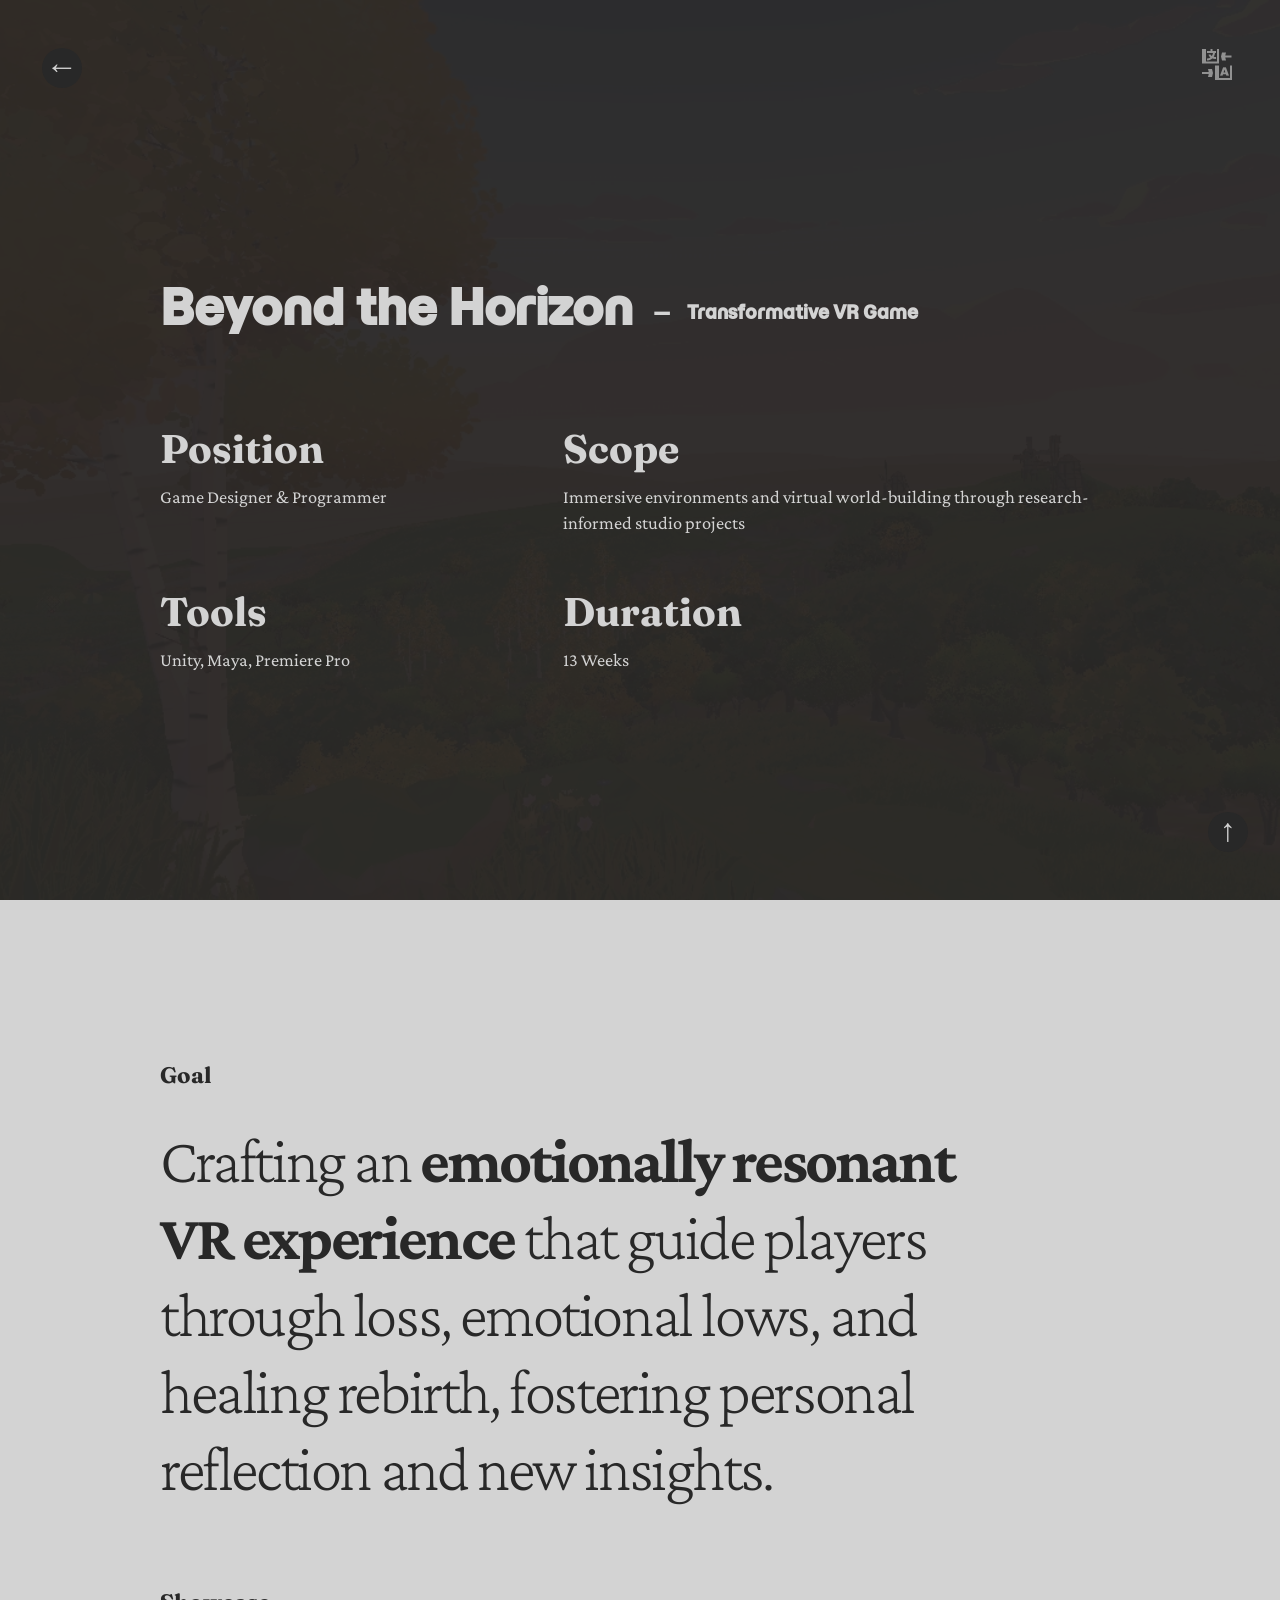
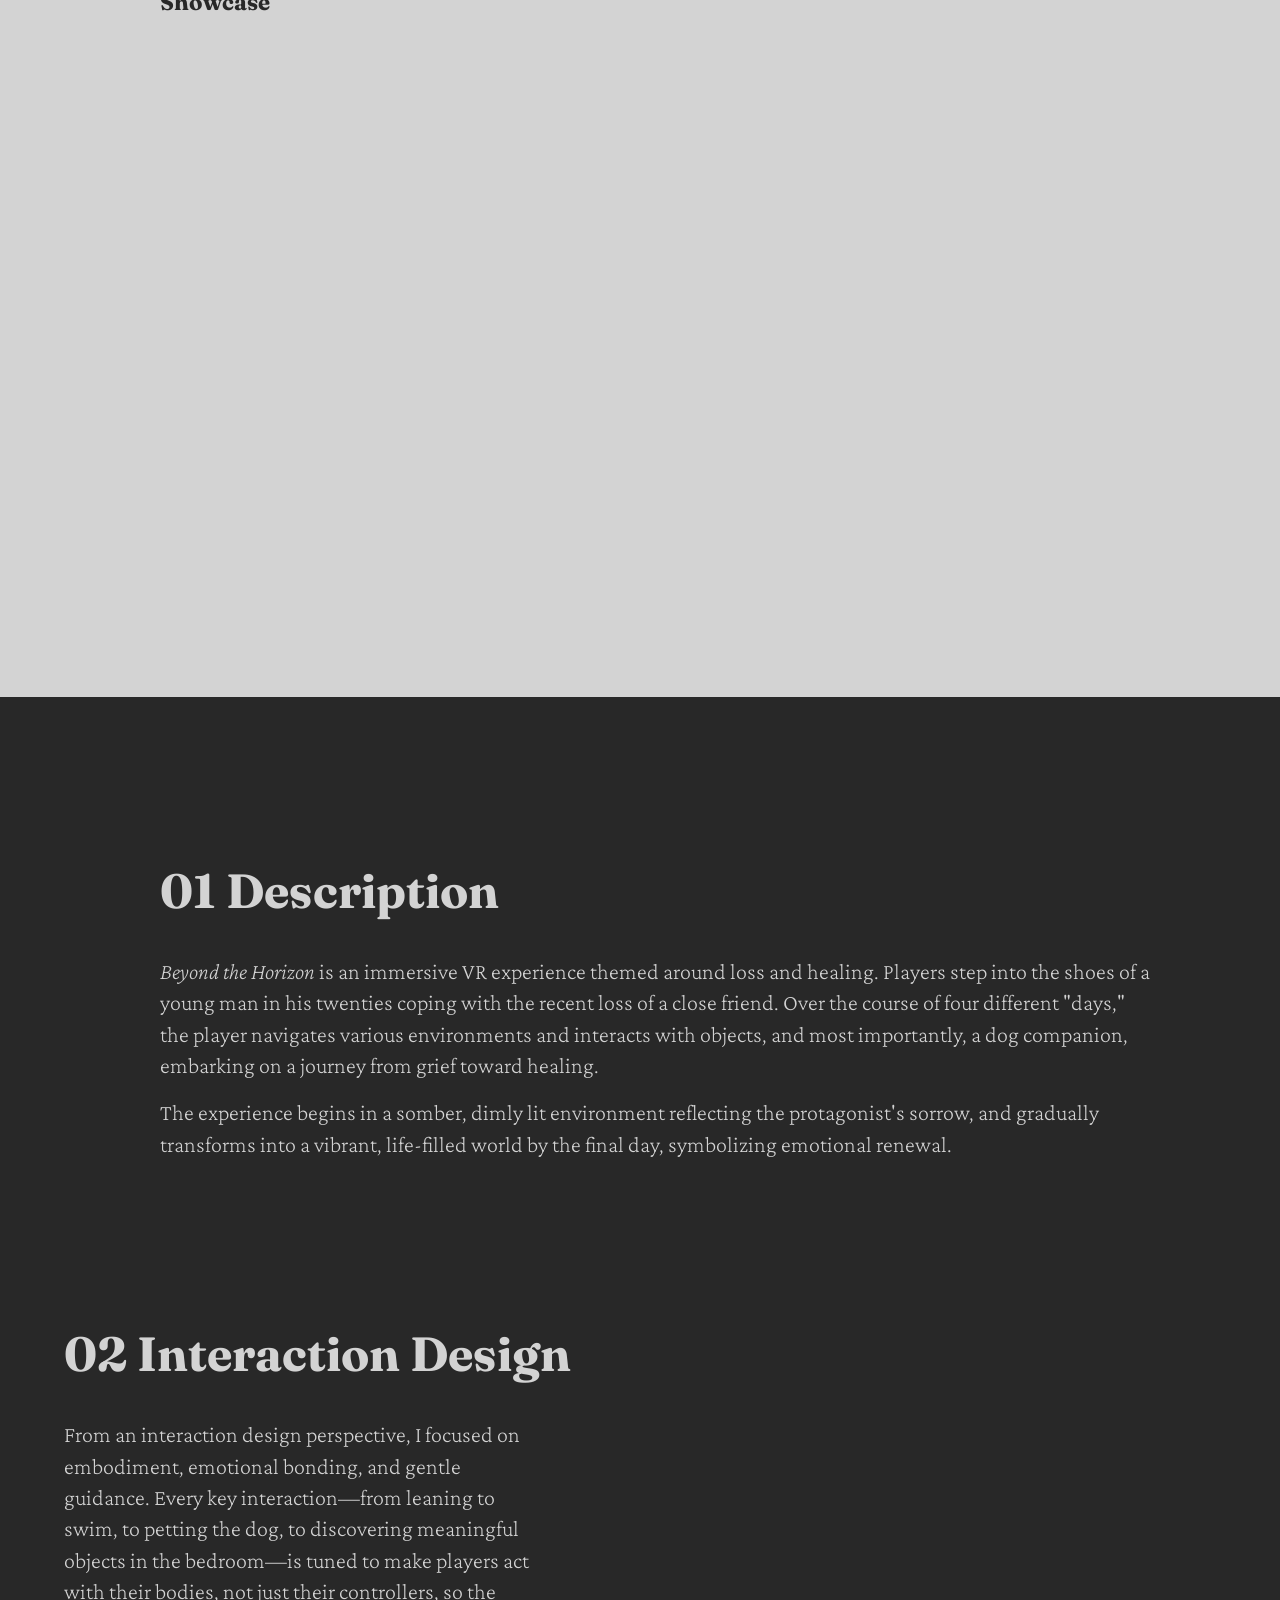
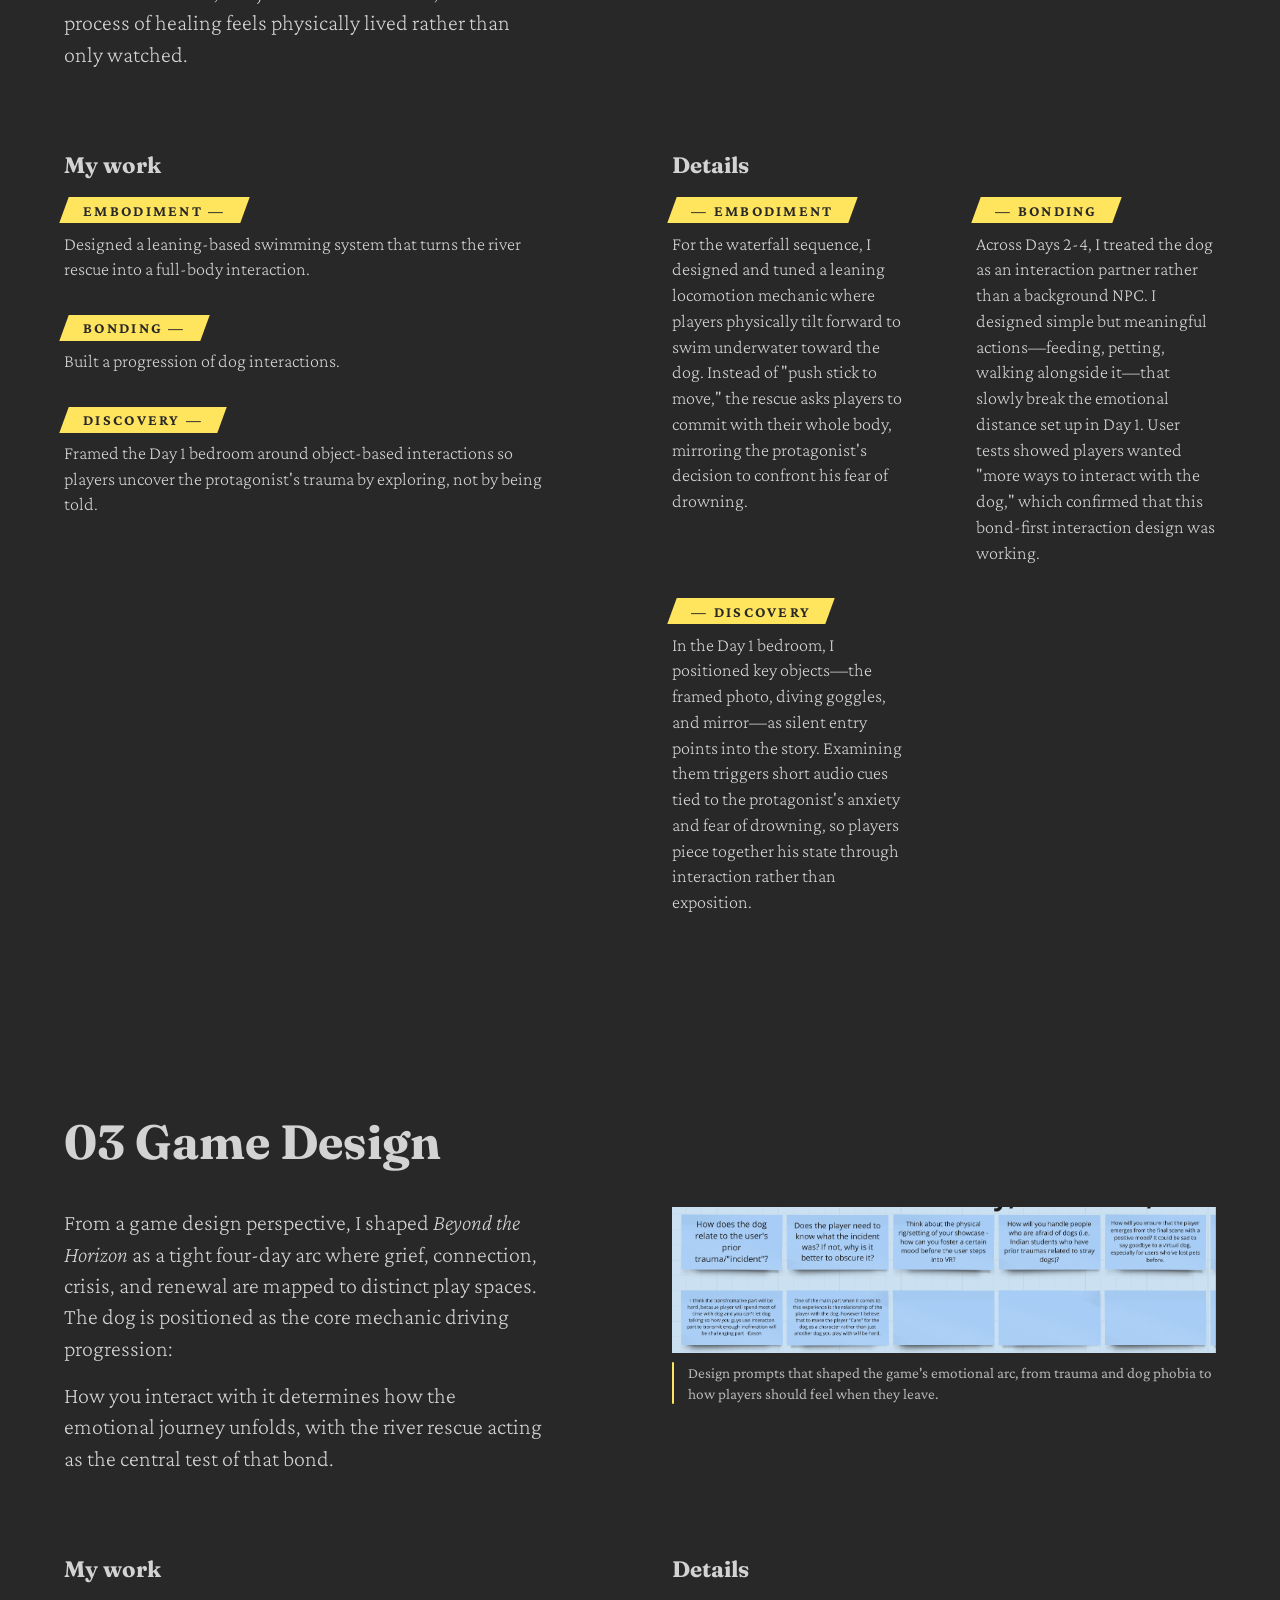
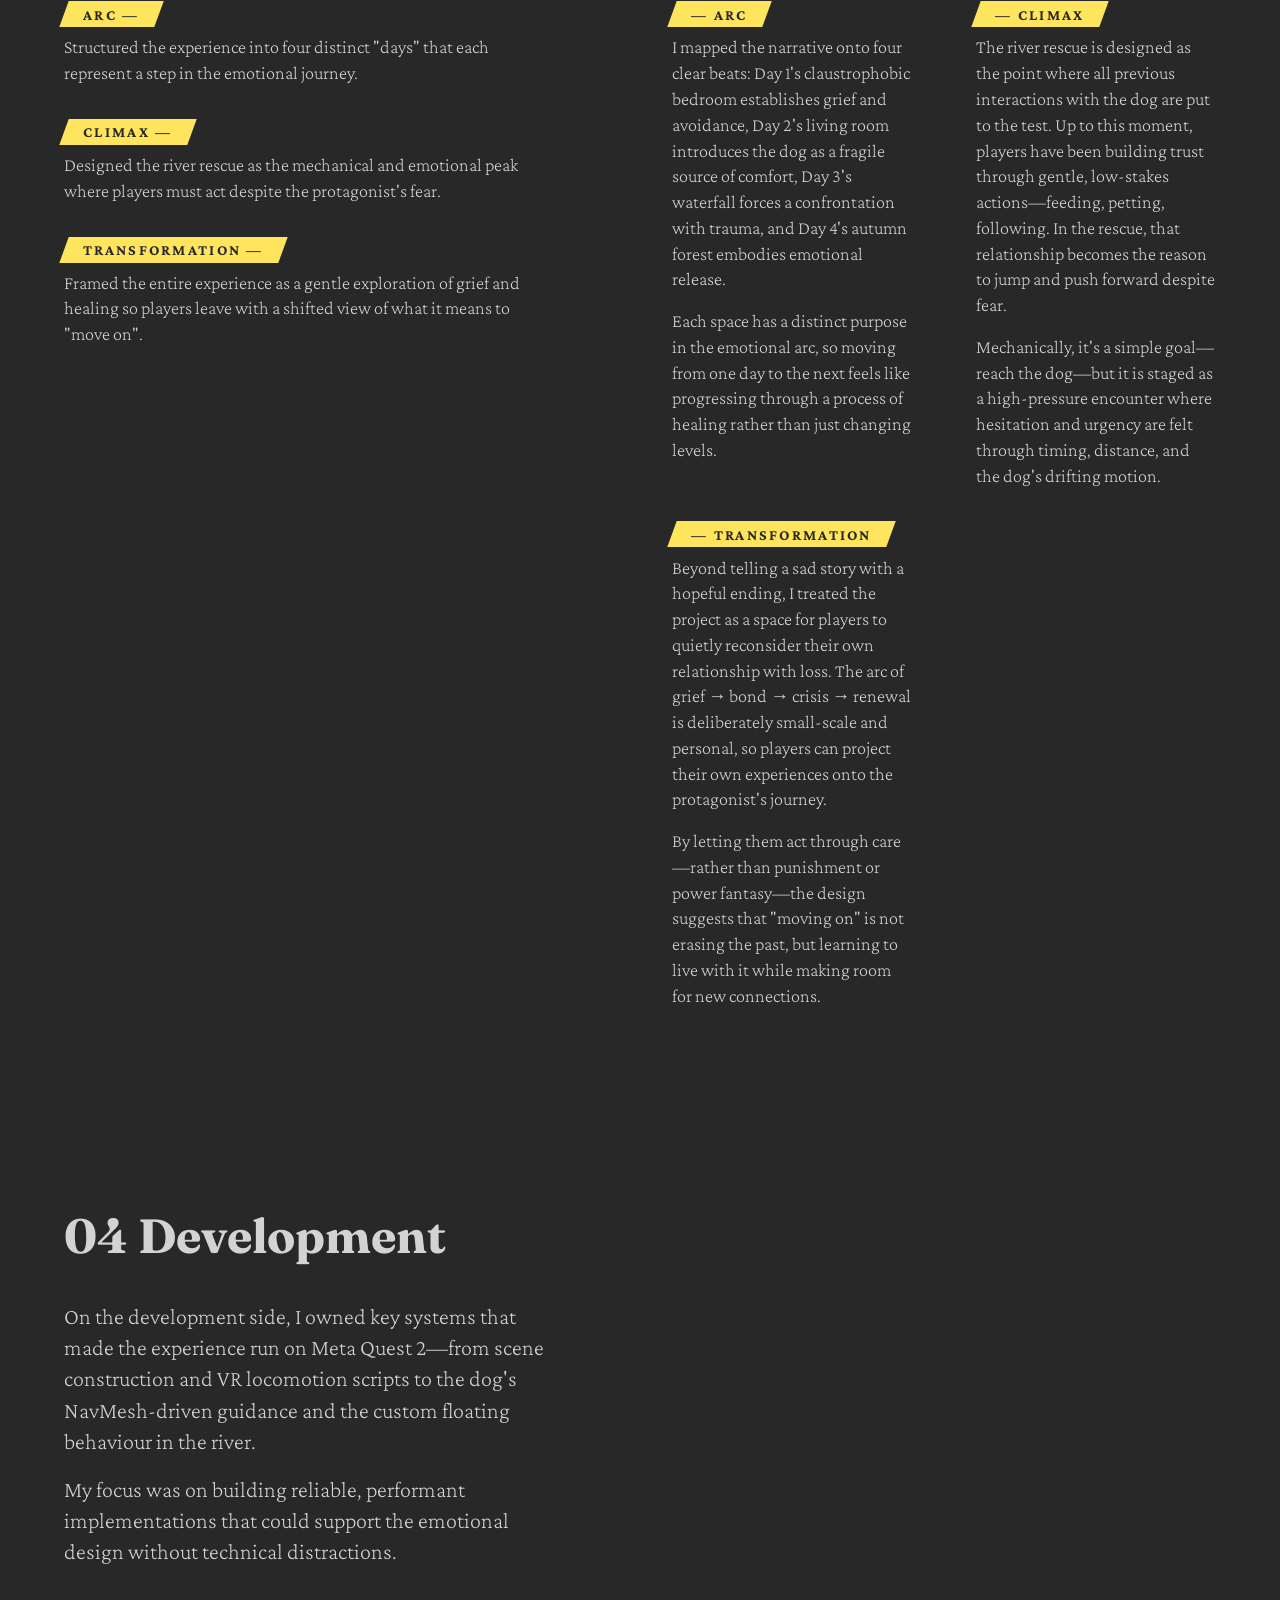
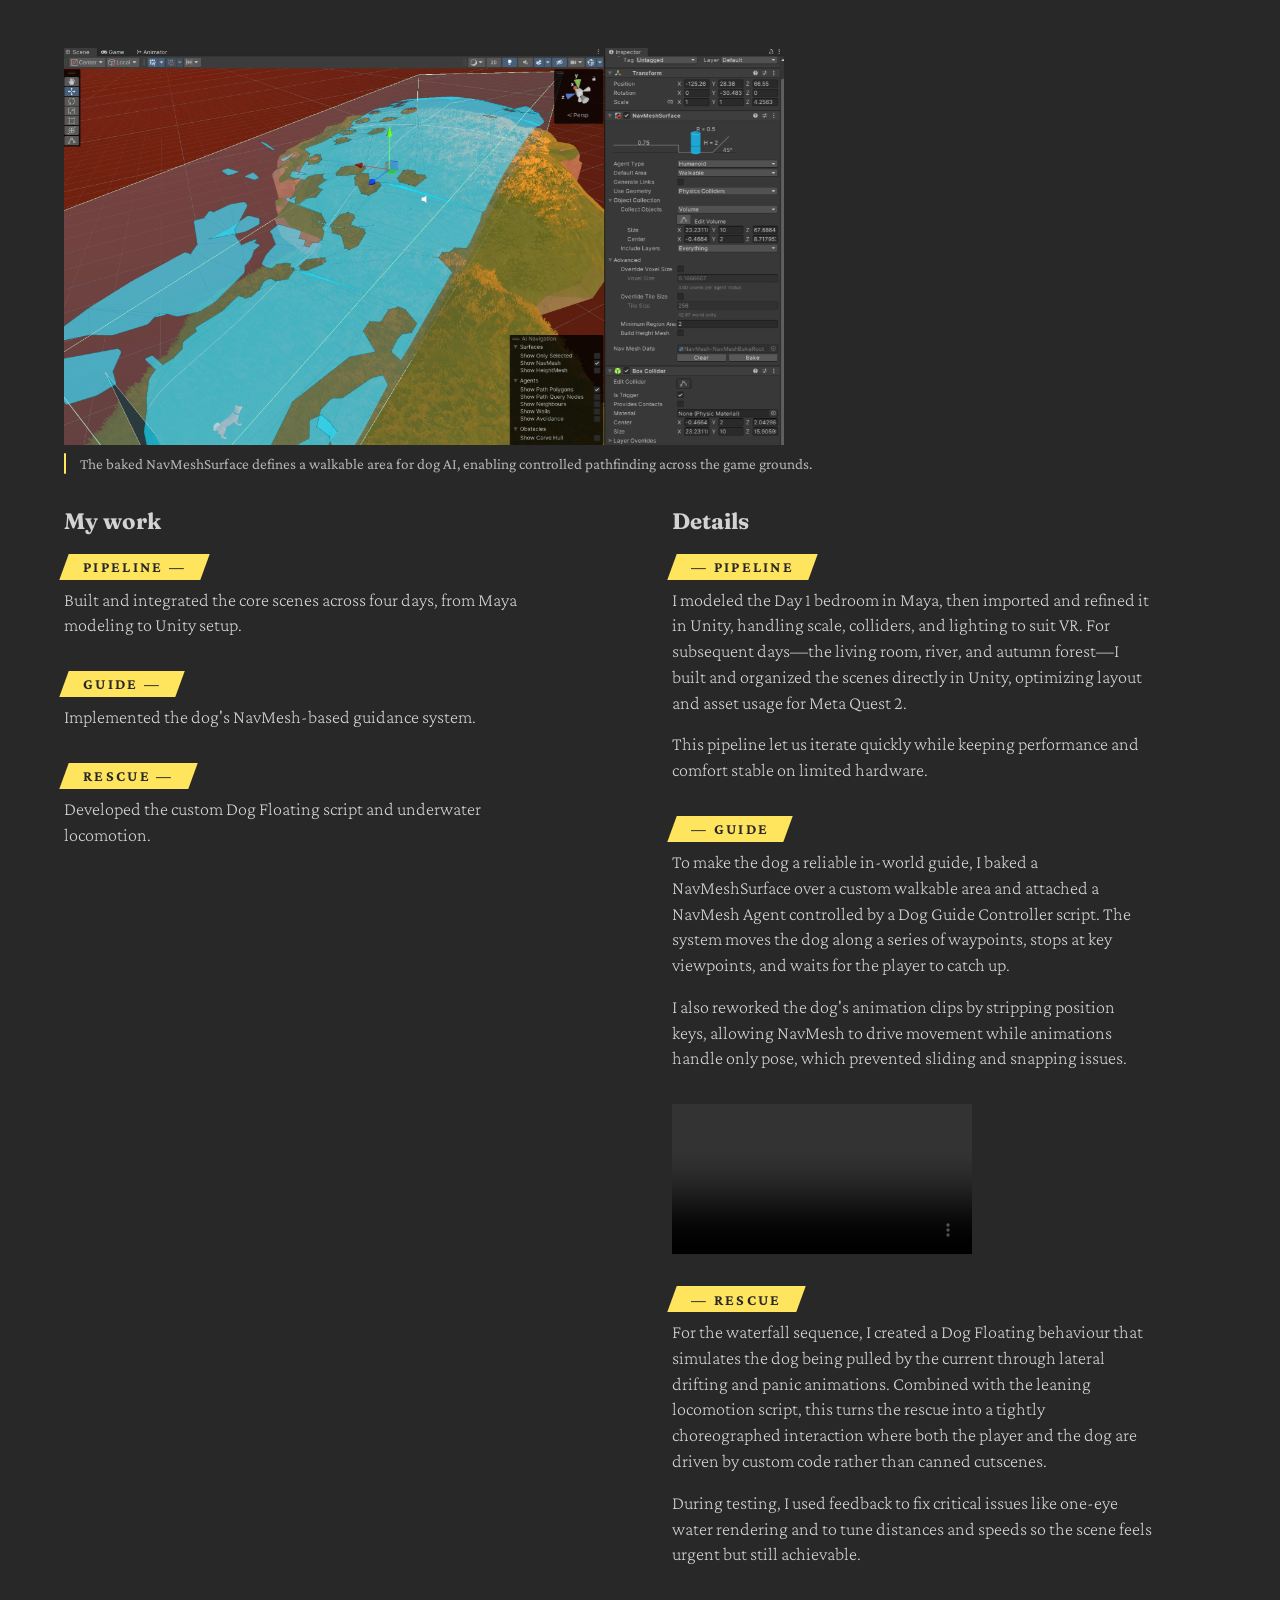
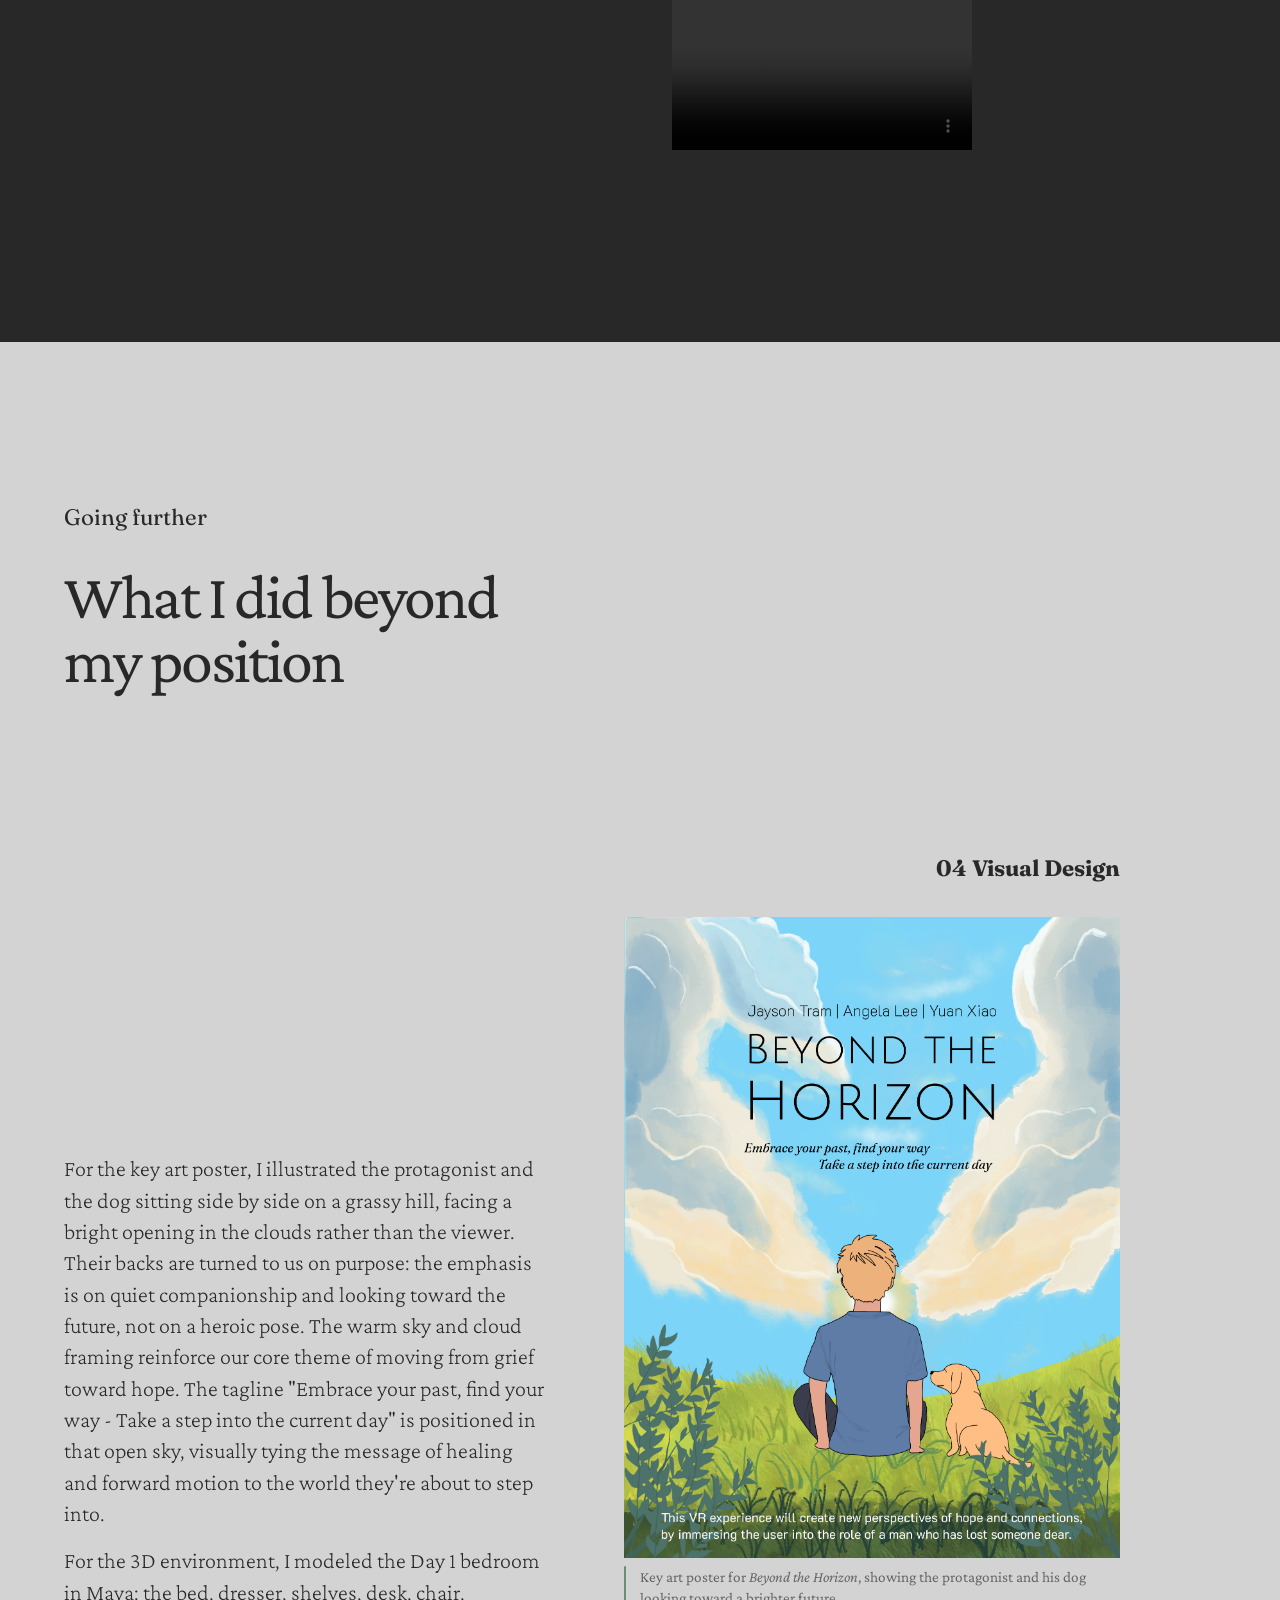
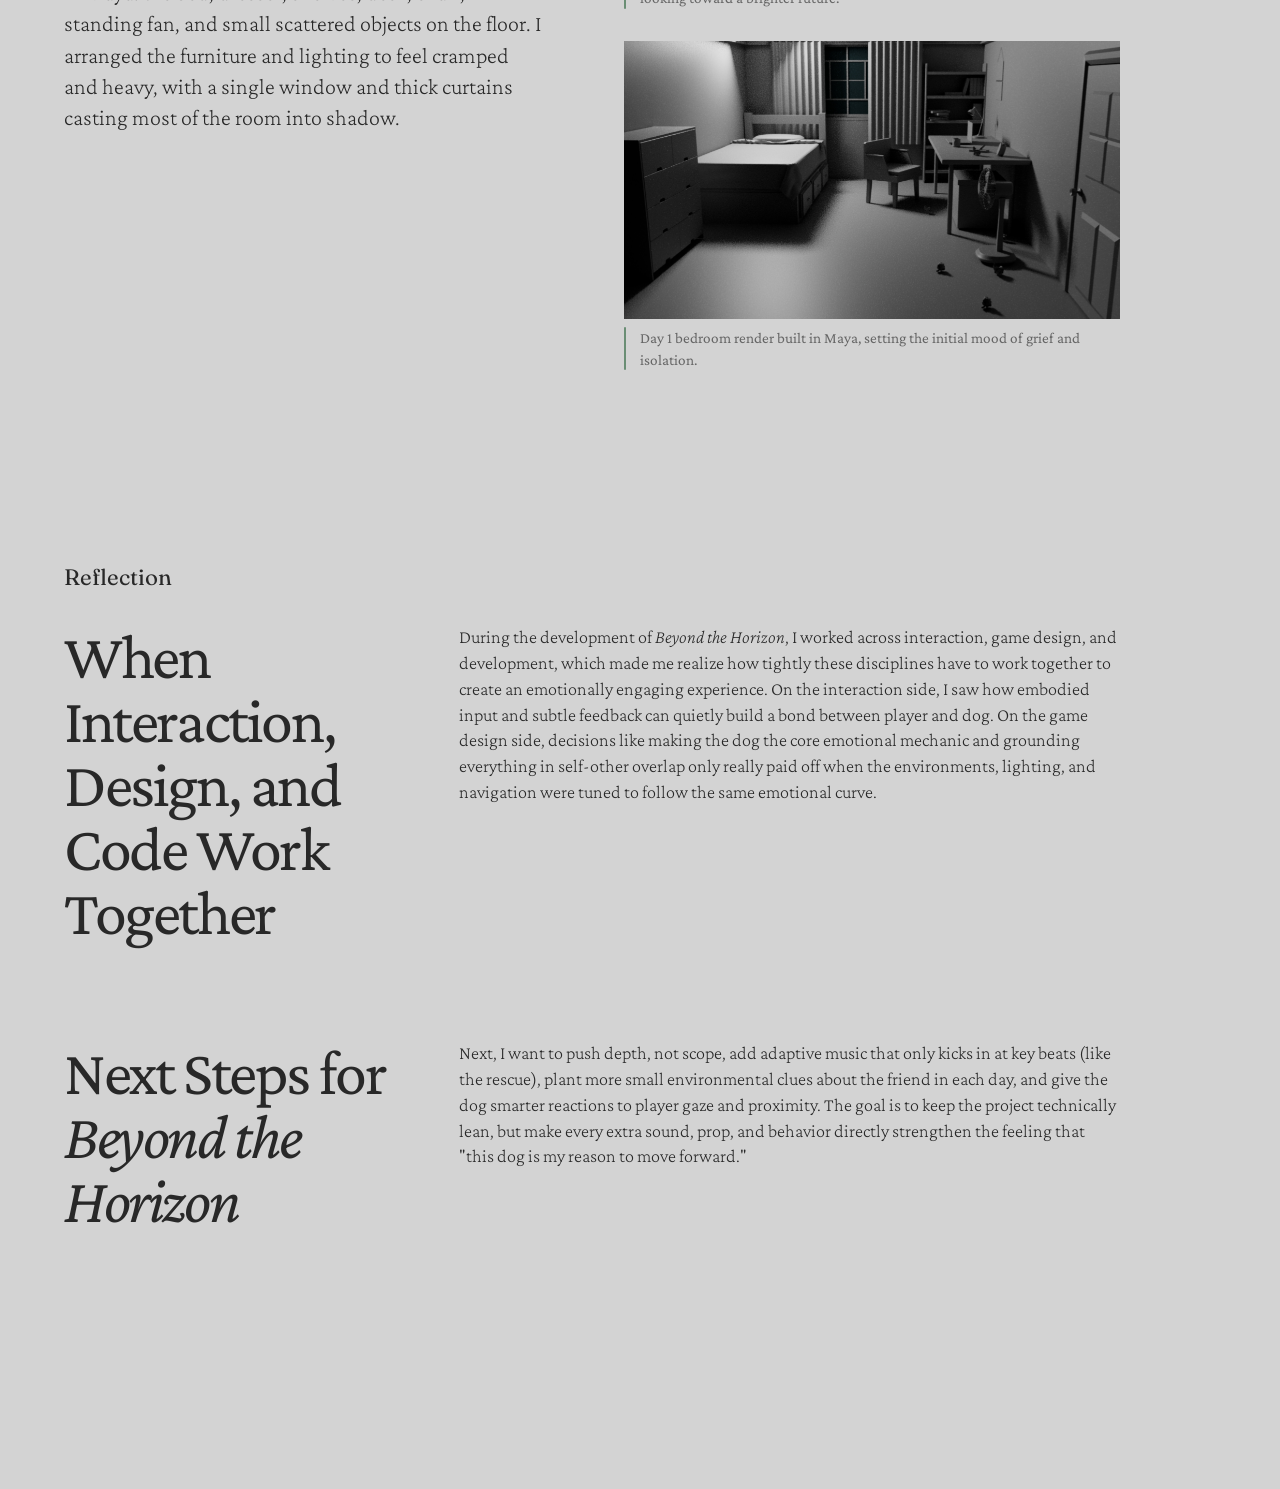
<file: beyond-the-horizon.html>
<!DOCTYPE html>
<html lang="en" data-lang="en">

    <head>
    <meta charset="UTF-8">
    <meta name="viewport" content="width=device-width, initial-scale=1">

    <title>BEYOND THE HORIZON</title>

    <link rel="stylesheet" href="css/project.css">
    <link rel="stylesheet" href="css/project-grid.css">

    <script src="js/lightbox.js" defer></script>
    <script src="js/lang-toggle.js" defer></script>

    <link rel="preconnect" href="https://fonts.googleapis.com">
    <link rel="preconnect" href="https://fonts.gstatic.com" crossorigin>
    <link href="https://fonts.googleapis.com/css2?family=Crimson+Pro:ital,wght@0,200..900;1,200..900&family=Fraunces:ital,opsz,wght@0,9..144,100..900;1,9..144,100..900&family=Momo+Trust+Display&display=swap" rel="stylesheet">

    </head>

    

    <body>

        <header id="backToTop">

            <img src="img/445/byt-headerCover.png" alt="A scene from beyond the horizon for header background" width="1243" height="738" class="headerCover">

            <nav class="homeNav">
                <button id="langToggle" class="langToggleBtn" type="button" aria-label="Switch language">
                    <img src="img/language-white.png" class="langIcon" width="64" height="64" alt="" data-nozoom>
                </button>
            </nav>
            
            <div class="backButton">
                <a href="index.html" class="navButton1">Back to portfolio</a>
            </div>

            <div class="backToTopButton">
                <a href="#backToTop" class="navButton2">Back to Top</a>
            </div>
            
            <div class="forIndex">

                <h1 class="heading">

                    <span class="projectName">
                        <span class="lang-en">Beyond the Horizon</span> 
                        <span class="lang-zh">去向远方</span> 
                    </span>

                    <span class="dashLine">—</span>
                    <span class="genre">
                        <span class="lang-en">Transformative VR Game</span> 
                        <span class="lang-zh">Transformative VR 游戏</span> 
                    </span>
                </h1>


                <div class="projectHeader grid">

                    <div class="overview">
                        <h2>
                            <span class="lang-en">Position</span> 
                            <span class="lang-zh">职责</span> 
                        </h2>

                        <p>
                            <span class="lang-en">Game Designer & Programmer</span>
                            <span class="lang-zh">游戏策划 & 程序</span>
                        </p>
                    </div>

                    <div class="overview">
                        <h2>
                            <span class="lang-en">Scope</span> 
                            <span class="lang-zh">范围</span> 
                        </h2>

                        <p>
                            <span class="lang-en">Immersive environments and virtual world-building through research-informed studio projects</span>
                            <span class="lang-zh">基于研究驱动的工作室项目，打造沉浸式环境与虚拟世界构建</span>
                        </p>
                        
                    </div>

                    <div class="overview">
                        <h2>
                            <span class="lang-en">Tools</span> 
                            <span class="lang-zh">工具</span> 
                        </h2>
                        
                        <p>Unity, Maya, Premiere Pro</p>
                    </div>

                    <div class="overview">
                        <h2>
                            <span class="lang-en">Duration</span> 
                            <span class="lang-zh">周期</span> 
                        </h2>

                        <p>
                            <span class="lang-en">13 Weeks</span>
                            <span class="lang-zh">13周</span>
                        </p>
                    </div>
                
                </div>
            
            </div>


        </header>

        <main>

            <section class="projectTop">
                
                <h3>
                    <span class="lang-en">Goal</span>
                    <span class="lang-zh">项目目标</span>
                </h3>

                <div class="goalText">
                    <p>
                        <span class="lang-en">
                        Crafting an <strong>emotionally resonant VR experience</strong> that guide players through loss, emotional lows, and healing rebirth, fostering personal reflection and new insights.
                        </span>
                        <span class="lang-zh">
                        打造一段具备<strong>情绪共鸣的 VR 体验</strong>，引导玩家经历失去、情绪低谷与疗愈式重生，促发自我反思与新的理解。
                        </span>
                    </p>
                </div>

                <h3>
                    <span class="lang-en">Showcase</span>
                    <span class="lang-zh">展示视频</span>
                </h3>

                <iframe width="560" height="315"
                    src="https://www.youtube.com/embed/idCr0SSytZE?si=mgtdkq8Mw9YHVhnR"
                    title="YouTube video player"
                    allow="accelerometer; autoplay; clipboard-write; encrypted-media; gyroscope; picture-in-picture; web-share"
                    referrerpolicy="strict-origin-when-cross-origin"
                    allowfullscreen>
                </iframe>

            </section>


            <section class="projectMiddle">

                <div class="description">
                
                    <h3>
                        <span class="lang-en">01 Description</span>
                        <span class="lang-zh">01 项目简介</span>
                    </h3>

                    <p class="intro">
                        <span class="lineBreak lang-en">
                        <em>Beyond the Horizon</em> is an immersive VR experience themed around loss and healing. Players step into the shoes of a young man in his twenties coping with the recent loss of a close friend. Over the course of four different "days," the player navigates various environments and interacts with objects, and most importantly, a dog companion, embarking on a journey from grief toward healing.
                        </span>

                        <span class="lineBreak lang-zh">
                        《去向远方》是一段以“失去与疗愈”为主题的沉浸式 VR 体验。玩家代入一位二十多岁的青年，面对挚友的骤然离世。在四个不同的“日子”章节中，玩家穿行于各类空间、与物件交互；更重要的是，与新伙伴建立联系，踏上一段从悲伤走向修复的旅程。
                        </span>

                        <span class="lang-en">
                        The experience begins in a somber, dimly lit environment reflecting the protagonist's sorrow, and gradually transforms into a vibrant, life-filled world by the final day, symbolizing emotional renewal.
                        </span>

                        <span class="lang-zh">
                        体验从昏暗压抑的空间起步，映射主角的沉痛与封闭；并在最终章逐渐转为明亮、充满生命力的世界，以此象征情绪的更新与重启。
                        </span>
                    </p>

                </div>


                <div class="strongDesign">
                
                    <h3>
                        <span class="lang-en">02 Interaction Design</span>
                        <span class="lang-zh">02 交互设计</span>
                    </h3>

                    <div>
                        <p class="intro introMargin">
                            <span class="lang-en">
                                From an interaction design perspective, I focused on embodiment, emotional bonding, and gentle guidance. Every key interaction—from leaning to swim, to petting the dog, to discovering meaningful objects in the bedroom—is tuned to make players act with their bodies, not just their controllers, so the process of healing feels physically lived rather than only watched.
                            </span>
                            <span class="lang-zh">
                                从交互设计视角，我聚焦于VR独特的具身性、情感联结与温和引导。每个关键交互，从“身体前倾来游泳”、到抚摸狗、到在卧室中发现具有意义的物件，都被调校为让玩家用身体去“行动”，而不仅是按控制器，让疗愈过程更像亲身经历，而非旁观叙事。
                            </span>
                        </p>
                    </div>


                    <div class="myWork">

                        <div class="contentGrid grid">

                            <div>

                                <h4>
                                    <span class="lang-en">My work</span>
                                    <span class="lang-zh">我的工作</span>
                                </h4>
                                
                                <h5 class="workOne">
                                    <span class="lang-en">EMBODIMENT —</span>
                                    <span class="lang-zh">具身性 —</span>
                                </h5>
                                <p class="workLeft">
                                    <span class="lang-en">Designed a leaning-based swimming system that turns the river rescue into a full-body interaction.</span>
                                    <span class="lang-zh">设计基于身体前倾的游泳系统，将河流救援转化为全身投入的交互体验。</span>
                                </p>
                    
                                <h5 class="workTwo">
                                    <span class="lang-en">BONDING —</span>
                                    <span class="lang-zh">情感联结 —</span>
                                </h5>
                                <p class="workLeft">
                                    <span class="lang-en">Built a progression of dog interactions.</span>
                                    <span class="lang-zh">构建狗伙伴交互的递进式设计，让关系逐步建立与深化。</span>
                                </p>

                                <h5 class="workThree">
                                    <span class="lang-en">DISCOVERY —</span>
                                    <span class="lang-zh">探索发现 —</span>
                                </h5>
                                <p class="workLeft">
                                    <span class="lang-en">Framed the Day 1 bedroom around object-based interactions so players uncover the protagonist's trauma by exploring, not by being told.</span>
                                    <span class="lang-zh">以物件交互为核心构建 Day 1 卧室，让玩家通过探索自行拼合主角创伤，而不是被“讲述”。</span>
                                </p>
                            
                            </div>

                            <div>

                                <h4>
                                    <span class="lang-en">Details</span>
                                    <span class="lang-zh">具体内容</span>
                                </h4>

                                <div class="insideGrid grid">

                                    <div>
                                        <h5 class="workOne">
                                            <span class="lang-en">— EMBODIMENT</span>
                                            <span class="lang-zh">— 具身性</span>
                                        </h5>
                                        <p>
                                            <span class="lang-en">
                                                For the waterfall sequence, I designed and tuned a leaning locomotion mechanic where players physically tilt forward to swim underwater toward the dog. Instead of "push stick to move," the rescue asks players to commit with their whole body, mirroring the protagonist's decision to confront his fear of drowning.
                                            </span>
                                            <span class="lang-zh">
                                                在瀑布段落中，我设计并调校了基于“身体前倾”的移动机制：玩家需要真实前倾身体，才能在水下向狗游去。救援不再是“推摇杆前进”，而是要求玩家以身体做出承诺，这与主角直面溺水恐惧的心理决断形成同构。
                                            </span>
                                        </p>
                                    </div>

                                    <div>
                                        <h5 class="workTwo">
                                            <span class="lang-en">— BONDING</span>
                                            <span class="lang-zh">— 情感联结</span>
                                        </h5>
                                        <p>
                                            <span class="lang-en">
                                                Across Days 2-4, I treated the dog as an interaction partner rather than a background NPC. I designed simple but meaningful actions—feeding, petting, walking alongside it—that slowly break the emotional distance set up in Day 1. User tests showed players wanted "more ways to interact with the dog," which confirmed that this bond-first interaction design was working.
                                            </span>
                                            <span class="lang-zh">
                                                在 Day 2-4 中，我将狗定位为“交互伙伴”，而非背景 NPC。我设计了简洁但有意义的动作（喂食、抚摸、并肩同行）来逐步消解 Day 1 建立的情绪距离。用户测试中，玩家提出“想要更多与狗互动的方式”，这反向验证了“以联结为先”的交互设计确实生效。
                                            </span>
                                        </p>
                                    </div>

                                    <div>
                                        <h5 class="workThree">
                                            <span class="lang-en">— DISCOVERY</span>
                                            <span class="lang-zh">— 探索发现</span>
                                        </h5>
                                        <p>
                                            <span class="lang-en">
                                                In the Day 1 bedroom, I positioned key objects—the framed photo, diving goggles, and mirror—as silent entry points into the story. Examining them triggers short audio cues tied to the protagonist's anxiety and fear of drowning, so players piece together his state through interaction rather than exposition.
                                            </span>
                                            <span class="lang-zh">
                                                在 Day 1 卧室中，我将关键物件（相框、潜水镜与镜子）作为进入叙事的入口。检查物件会触发短音频线索，指向主角的焦虑与溺水恐惧，使玩家通过交互拼合心理状态，而不是依赖说明式叙述。
                                            </span>
                                        </p>
                                    </div>

                                </div>

                            </div>

                        </div>

                    </div>

                </div>


                <div class="strongDesign">
                
                    <h3>
                        <span class="lang-en">03 Game Design</span>
                        <span class="lang-zh">03 游戏设计</span>
                    </h3>

                    <div class="contentGrid grid">

                        <div>
                            <p class="intro introMargin">
                                <span class="lineBreak lang-en">
                                From a game design perspective, I shaped <em>Beyond the Horizon</em> as a tight four-day arc where grief, connection, crisis, and renewal are mapped to distinct play spaces. The dog is positioned as the core mechanic driving progression:
                                </span>
                                <span class="lineBreak lang-zh">
                                从游戏设计视角，我将《去向远方》设计为一个紧凑的弧线，通过四天四个不同场景将悲伤、联结、危机与恢复分别映射到不同的可玩空间。狗被定位为驱动进程的核心机制：
                                </span>

                                <span class="lang-en">
                                How you interact with it determines how the emotional journey unfolds, with the river rescue acting as the central test of that bond.
                                </span>
                                <span class="lang-zh">
                                玩家与它的互动方式将决定情绪旅程如何展开，而河流救援是对这段联结的核心验证与峰值考验。
                                </span>
                            </p>
                        </div>
                        
                        <figure>
                            <img src="img/445/BTHsystem.png" alt="Blue sticky-note board with questions about the player's emotion" width="1478" height="398">
                            <figcaption>
                                <span class="lang-en">
                                Design prompts that shaped the game's emotional arc, from trauma and dog phobia to how players should feel when they leave.
                                </span>
                                <span class="lang-zh">
                                用于塑造情绪弧线的设计提示：从创伤与“怕狗”心理，到玩家离开体验时应当带走的感受。
                                </span>
                            </figcaption>
                        </figure>

                    </div>

                    <div class="myWork">

                        <div class="contentGrid grid">

                            <div>
                                <h4>
                                    <span class="lang-en">My work</span>
                                    <span class="lang-zh">我的工作</span>
                                </h4>

                                <h5 class="workOne">
                                    <span class="lang-en">ARC —</span>
                                    <span class="lang-zh">体验弧线 —</span>
                                </h5>
                                <p class="workLeft">
                                    <span class="lang-en">Structured the experience into four distinct "days" that each represent a step in the emotional journey.</span>
                                    <span class="lang-zh">将体验结构化为四天为一个章节，每一天代表情绪旅程中的一个阶段。</span>
                                </p>

                                <h5 class="workTwo">
                                    <span class="lang-en">CLIMAX —</span>
                                    <span class="lang-zh">高潮 —</span>
                                </h5>
                                <p class="workLeft">
                                    <span class="lang-en">Designed the river rescue as the mechanical and emotional peak where players must act despite the protagonist's fear.</span>
                                    <span class="lang-zh">将河流救援设计为机制与情绪的双峰值，迫使玩家在主角恐惧之上仍必须采取行动。</span>
                                </p>

                                <h5 class="workThree">
                                    <span class="lang-en">TRANSFORMATION —</span>
                                    <span class="lang-zh">深层蜕变 —</span>
                                </h5>
                                <p class="workLeft">
                                    <span class="lang-en">
                                        Framed the entire experience as a gentle exploration of grief and healing so players leave with a shifted view of what it means to "move on".
                                    </span>
                                    <span class="lang-zh">
                                        将整体体验定位为对悲伤与疗愈的温和探索，使玩家游玩过后对“走出来/继续前行”的含义产生新的理解。
                                    </span>
                                </p>

                            </div>

                            <div>

                                <h4>
                                    <span class="lang-en">Details</span>
                                    <span class="lang-zh">具体内容</span>
                                </h4>

                                <div class="insideGrid grid">

                                    <div>
                                        <h5 class="workOne">
                                            <span class="lang-en">— ARC</span>
                                            <span class="lang-zh">— 体验弧线</span>
                                        </h5>
                                        <p>
                                            <span class="lineBreak lang-en">
                                                I mapped the narrative onto four clear beats: Day 1's claustrophobic bedroom establishes grief and avoidance, Day 2's living room introduces the dog as a fragile source of comfort, Day 3's waterfall forces a confrontation with trauma, and Day 4's autumn forest embodies emotional release.
                                            </span>
                                            <span class="lineBreak lang-zh">
                                                我将叙事映射到四个清晰节拍：第一天的逼仄卧室建立悲伤与回避；第二天的客厅引入狗作为脆弱的慰藉来源；第三天的瀑布迫使直面创伤；第四天的秋林承载情绪释放与舒展。
                                            </span>

                                            <span class="lang-en">
                                                Each space has a distinct purpose in the emotional arc, so moving from one day to the next feels like progressing through a process of healing rather than just changing levels.
                                            </span>
                                            <span class="lang-zh">
                                                每个空间在情绪弧线中都有明确功能，因此从一天到下一天的推进，更像是在经历疗愈过程，而不仅仅是换关卡。
                                            </span>
                                        </p>

                                    </div>

                                    <div>
                                        <h5 class="workTwo">
                                            <span class="lang-en">— CLIMAX</span>
                                            <span class="lang-zh">— 高潮</span>
                                        </h5>
                                        <p>
                                            <span class="lineBreak lang-en">
                                                The river rescue is designed as the point where all previous interactions with the dog are put to the test. Up to this moment, players have been building trust through gentle, low-stakes actions—feeding, petting, following. In the rescue, that relationship becomes the reason to jump and push forward despite fear.
                                            </span>
                                            <span class="lineBreak lang-zh">
                                                河流救援被设计为关系检验点：此前所有与狗的互动都会在此刻被放到台前。玩家通过低风险、温和的动作（喂食、抚摸、跟随—）逐步建立信任；而在救援中，这段关系成为玩家克服恐惧、纵身向前的动机来源。
                                            </span>

                                            <span class="lang-en">
                                                Mechanically, it's a simple goal—reach the dog—but it is staged as a high-pressure encounter where hesitation and urgency are felt through timing, distance, and the dog's drifting motion.
                                            </span>
                                            <span class="lang-zh">
                                                从机制上目标很简单，抵达狗的位置；但我将其呈现为高压遭遇：通过时机、距离与狗被水流拖拽的漂移运动，让犹豫与紧迫感在体感上被真实感知。
                                            </span>
                                        </p>

                                    </div>

                                    <div>
                                        <h5 class="workThree">
                                            <span class="lang-en">— TRANSFORMATION</span>
                                            <span class="lang-zh">— 深层蜕变</span>
                                        </h5>
                                        <p>
                                            <span class="lineBreak lang-en">
                                                Beyond telling a sad story with a hopeful ending, I treated the project as a space for players to quietly reconsider their own relationship with loss. The arc of grief → bond → crisis → renewal is deliberately small-scale and personal, so players can project their own experiences onto the protagonist's journey.
                                            </span>

                                            <span class="lineBreak lang-zh">
                                                我不把它仅仅当作“悲伤但走向希望”的故事，而是将项目视为一个让玩家安静重审自身与失去关系的空间。悲伤 → 联结 → 危机 → 更新的弧线被刻意设计得小尺度、个人化，使玩家能将自身经验投射到主角旅程中。
                                            </span>

                                            <span class="lang-en">
                                                By letting them act through care—rather than punishment or power fantasy—the design suggests that "moving on" is not erasing the past, but learning to live with it while making room for new connections.
                                            </span>
                                            <span class="lang-zh">
                                                该设计旨在表明：“继续前行”并不意味着抹除过去，而是在学会与之共存的同时，为建立新的情感连接腾出空间。
                                            </span>
                                        </p>
                                    </div>

                                </div>

                            </div>

                        </div>

                    </div>

                </div>


                <div class="strongDesign">
                
                    <h3>
                        <span class="lang-en">04 Development</span>
                        <span class="lang-zh">04 开发</span>
                    </h3>

                    <div>
                        <p class="intro introMargin">
                            <span class="lineBreak lang-en">
                                On the development side, I owned key systems that made the experience run on Meta Quest 2—from scene construction and VR locomotion scripts to the dog's NavMesh-driven guidance and the custom floating behaviour in the river.
                            </span>
                            <span class="lineBreak lang-zh">
                                在开发侧，我负责支撑体验在 Meta Quest 2 上运行的关键系统：从场景搭建与 VR 移动脚本，到狗的 NavMesh 引导逻辑，以及河流段落的自定义漂浮行为。
                            </span>

                            <span class="lang-en">
                                My focus was on building reliable, performant implementations that could support the emotional design without technical distractions.
                            </span>
                            <span class="lang-zh">
                                我的重点是实现可靠且高性能的方案，让情绪设计得以成立，而不被技术问题打断沉浸。
                            </span>
                        </p>
                    </div>

                    <figure>
                        <img src="img/445/iat445navmesh.png" alt="Baked NavMeshSurface in unity" width="2367" height="1306" class="devImg">
                        <figcaption>
                            <span class="lang-en">
                                The baked NavMeshSurface defines a walkable area for dog AI, enabling controlled pathfinding across the game grounds.
                            </span>
                            <span class="lang-zh">
                                烘焙后的 NavMeshSurface 为狗 AI 定义可行走区域，使其能在场景内进行可控寻路与路径引导。
                            </span>
                        </figcaption>
                    </figure>

                    <div class="myWork">

                        <div class="contentGrid grid">

                            <div>
                                <h4>
                                    <span class="lang-en">My work</span>
                                    <span class="lang-zh">我的工作</span>
                                </h4>

                                <h5 class="workOne">
                                    <span class="lang-en">PIPELINE —</span>
                                    <span class="lang-zh">管线流程 —</span>
                                </h5>
                                <p class="workLeft">
                                    <span class="lang-en">Built and integrated the core scenes across four days, from Maya modeling to Unity setup.</span>
                                    <span class="lang-zh">从 Maya 建模到 Unity 搭建，构建并整合四个“日”章节的核心场景。</span>
                                </p>

                                <h5 class="workTwo">
                                    <span class="lang-en">GUIDE —</span>
                                    <span class="lang-zh">引导 —</span>
                                </h5>
                                <p class="workLeft">
                                    <span class="lang-en">Implemented the dog's NavMesh-based guidance system.</span>
                                    <span class="lang-zh">实现小狗的基于 NavMesh 的引导系统。</span>
                                </p>

                                <h5 class="workThree">
                                    <span class="lang-en">RESCUE —</span>
                                    <span class="lang-zh">救援 —</span>
                                </h5>
                                <p class="workLeft">
                                    <span class="lang-en">Developed the custom Dog Floating script and underwater locomotion.</span>
                                    <span class="lang-zh">开发自定义 Dog Floating 脚本与水下移动机制。</span>
                                </p>

                            </div>

                            <div>

                                <h4>
                                    <span class="lang-en">Details</span>
                                    <span class="lang-zh">具体内容</span>
                                </h4>

                                <div>
                                    <h5 class="workOne">
                                        <span class="lang-en">— PIPELINE</span>
                                        <span class="lang-zh">— 管线流程</span>
                                    </h5>
                                    <p class="insideWidth">
                                        <span class="lineBreak lang-en">
                                        I modeled the Day 1 bedroom in Maya, then imported and refined it in Unity, handling scale, colliders, and lighting to suit VR. For subsequent days—the living room, river, and autumn forest—I built and organized the scenes directly in Unity, optimizing layout and asset usage for Meta Quest 2.
                                        </span>
                                        <span class="lineBreak lang-zh">
                                        我在 Maya 中完成 Day 1 卧室建模，并导入 Unity 进行二次调整，处理 VR 所需的尺度、Collider 与灯光。后续章节；客厅、河流与秋林，则直接在 Unity 中搭建与组织场景，并针对 Meta Quest 2 进行布局与资源使用优化。
                                        </span>

                                        <span class="lang-en">
                                        This pipeline let us iterate quickly while keeping performance and comfort stable on limited hardware.
                                        </span>
                                        <span class="lang-zh">
                                        清晰的管线流程让我们能快速迭代，同时在有限硬件上保持稳定性能与舒适度。
                                        </span>
                                    </p>

                                </div>

                                <div>
                                    <h5 class="workTwo">
                                        <span class="lang-en">— GUIDE</span>
                                        <span class="lang-zh">— 引导</span>
                                    </h5>
                                <p class="insideWidth">
                                    <span class="lineBreak lang-en">
                                    To make the dog a reliable in-world guide, I baked a NavMeshSurface over a custom walkable area and attached a NavMesh Agent controlled by a Dog Guide Controller script. The system moves the dog along a series of waypoints, stops at key viewpoints, and waits for the player to catch up.
                                    </span>
                                    <span class="lineBreak lang-zh">
                                    为让狗成为可靠的“世界内引导者”，我在自定义可行走区域上烘焙 NavMeshSurface，并挂载由 Dog Guide Controller 脚本控制的 NavMesh Agent。系统让狗沿一组 Waypoints 移动，在关键视点停驻，并等待玩家跟上。
                                    </span>

                                    <span class="lang-en">
                                    I also reworked the dog's animation clips by stripping position keys, allowing NavMesh to drive movement while animations handle only pose, which prevented sliding and snapping issues.
                                    </span>
                                    <span class="lang-zh">
                                    我也对狗的动画片段做了处理，移除位置关键帧，让 NavMesh 驱动位移、动画仅负责姿态，从而避免滑步与 snapping 问题。
                                    </span>
                                </p>

                                <video class="detailVideo" controls>
                                    <source src="video/iat445dogai.mp4" type="video/mp4">
                                    <span class="lang-en">Your browser does not support the video tag.</span>
                                    <span class="lang-zh">你的浏览器不支持该视频播放。</span>
                                </video>

                                </div>

                                <div>
                                    <h5 class="workThree">
                                        <span class="lang-en">— RESCUE</span>
                                        <span class="lang-zh">— 救援</span>
                                    </h5>

                                    <p class="insideWidth">
                                        <span class="lineBreak lang-en">
                                        For the waterfall sequence, I created a Dog Floating behaviour that simulates the dog being pulled by the current through lateral drifting and panic animations. Combined with the leaning locomotion script, this turns the rescue into a tightly choreographed interaction where both the player and the dog are driven by custom code rather than canned cutscenes.
                                        </span>

                                        <span class="lineBreak lang-zh">
                                        在瀑布段落中，我实现了 Dog Floating 行为：通过横向漂移与惊慌动画，模拟狗被水流牵引。配合“身体前倾”的移动脚本，救援成为一段强编排的交互，玩家与狗的行为由自定义代码驱动，而非预制的过场。
                                        </span>

                                        <span class="lang-en">
                                        During testing, I used feedback to fix critical issues like one-eye water rendering and to tune distances and speeds so the scene feels urgent but still achievable.
                                        </span>
                                        <span class="lang-zh">
                                        在测试中，我依据反馈修复了关键问题（如单眼水体渲染 one-eye rendering），并调校距离与速度，使段落既紧迫又在掌握中。
                                        </span>
                                    </p>

                                    <video class="detailVideo" controls>
                                        <source src="video/iat445dogfloating.mp4" type="video/mp4">
                                        <span class="lang-en">Your browser does not support the video tag.</span>
                                        <span class="lang-zh">你的浏览器不支持该视频播放。</span>
                                    </video>

                                </div>

                            </div>

                        </div>

                    </div>

                </div>

            </section>


            <section class="projectBottom">

                <h3>
                    <span class="lang-en">Going further</span>
                    <span class="lang-zh">更多内容</span>
                </h3>
                <p class="others">
                    <span class="lang-en">What I did beyond my position</span>
                    <span class="lang-zh">其他贡献</span>
                </p>

                <div class="design">
                
                    <h4>
                        <span class="lang-en">04 Visual Design</span>
                        <span class="lang-zh">04 视觉设计</span>
                    </h4>

                    <div class="contentGrid grid">

                        <p class="otherWorkContent">
                            <span class="lineBreak lang-en">
                                For the key art poster, I illustrated the protagonist and the dog sitting side by side on a grassy hill, facing a bright opening in the clouds rather than the viewer. Their backs are turned to us on purpose: the emphasis is on quiet companionship and looking toward the future, not on a heroic pose. The warm sky and cloud framing reinforce our core theme of moving from grief toward hope. The tagline "Embrace your past, find your way - Take a step into the current day" is positioned in that open sky, visually tying the message of healing and forward motion to the world they're about to step into.
                            </span>
                            <span class="lineBreak lang-zh">
                                我绘制了我们游戏的海报，主角与狗并肩坐在草坡上，面向云层中的光亮缺口，而非直视观众。他们刻意背对我们：强调的是静默陪伴与朝向未来的姿态，而不是英雄式摆拍。温暖的天空与云层框景强化“从悲伤走向希望”的核心主题。标语 “Embrace your past, find your way - Take a step into the current day” 被放置在开阔天空处，视觉上将“疗愈与向前”这一信息与他们即将迈入的世界绑定。
                            </span>

                            <span class="lang-en">
                                For the 3D environment, I modeled the Day 1 bedroom in Maya: the bed, dresser, shelves, desk, chair, standing fan, and small scattered objects on the floor. I arranged the furniture and lighting to feel cramped and heavy, with a single window and thick curtains casting most of the room into shadow.
                            </span>
                            <span class="lang-zh">
                                在 3D 环境部分，我在 Maya 中建模了 Day 1 卧室：床、斗柜、置物架、书桌、椅子、落地风扇，以及散落在地面的细小物件。我通过家具摆放与灯光组织营造“逼仄、沉重”的空间感：单一窗户与厚重窗帘让大部分房间落入阴影。
                            </span>
                        </p>

                        <div>
                            <figure>
                                <img src="img/445/445poster.png" alt="Illustrated poster of a man and a dog sitting on a grassy hill" width="1545" height="1998">
                                <figcaption class="otherCaption">
                                    <span class="lang-en">
                                        Key art poster for <em>Beyond the Horizon</em>, showing the protagonist and his dog looking toward a brighter future.
                                    </span>
                                    <span class="lang-zh">
                                        《去向远方》主视觉海报：主角与狗共同望向更明亮的未来。
                                    </span>
                                </figcaption>
                            </figure>

                            <figure>
                                <img src="img/445/iat445maya.png" alt="Greyscale 3D render of a small bedroom" width="1917" height="1077">
                                <figcaption class="otherCaption">
                                    <span class="lang-en">
                                        Day 1 bedroom render built in Maya, setting the initial mood of grief and isolation.
                                    </span>
                                    <span class="lang-zh">
                                        Day 1 卧室的 Maya 渲染：建立最初的悲伤与孤立基调。
                                    </span>
                                </figcaption>
                            </figure>
                        </div>

                    </div>

                </div>


                <div class="reflect">

                    <h3>
                        <span class="lang-en">Reflection</span>
                        <span class="lang-zh">项目反思</span>
                    </h3>

                    <div class="reflectGrid grid">

                        <p class="others">
                            <span class="lang-en">When Interaction, Design, and Code Work Together</span>
                            <span class="lang-zh">当交互、设计与代码同时工作</span>
                        </p>

                        <p>
                            <span class="lang-en">
                                During the development of <em>Beyond the Horizon</em>, I worked across interaction, game design, and development, which made me realize how tightly these disciplines have to work together to create an emotionally engaging experience. On the interaction side, I saw how embodied input and subtle feedback can quietly build a bond between player and dog. On the game design side, decisions like making the dog the core emotional mechanic and grounding everything in self-other overlap only really paid off when the environments, lighting, and navigation were tuned to follow the same emotional curve.
                            </span>
                            <span class="lang-zh">
                                在开发《去向远方》的过程中，我同时参与交互、游戏设计与开发，这让我更清楚地意识到：要做出具情绪牵引力的体验，这些学科必须高度协同。在交互层面，我看到具身输入与细微反馈如何悄然建立玩家与狗之间的联结；在游戏设计层面，“让狗成为核心情绪机制”、并将体验建立在自我与他者的重叠感之上的决策，只有在环境、灯光与导航共同遵循同一条情绪曲线时，才真正产生效果。
                            </span>
                        </p>

                    </div>

                    <div class="reflectGrid grid">

                        <p class="others">
                            <span class="nextStepProject">
                                <span class="lang-en">Next Steps for</span>
                                <span class="lang-zh">《去向远方》</span>
                            </span>
                            <span>
                                <span class="lang-en"><em>Beyond the Horizon</em></span>
                                <span class="lang-zh">迭代展望</span> 
                            </span>
                        </p>

                        <p>
                            <span class="lang-en">
                                Next, I want to push depth, not scope, add adaptive music that only kicks in at key beats (like the rescue), plant more small environmental clues about the friend in each day, and give the dog smarter reactions to player gaze and proximity. The goal is to keep the project technically lean, but make every extra sound, prop, and behavior directly strengthen the feeling that "this dog is my reason to move forward."
                            </span>
                            <span class="lang-zh">
                                下一步我希望“做深而不做大”：加入只在关键节点（如救援段落）触发的自适应音乐；在每一日埋入更多关于挚友的环境线索；并让狗对玩家视线与距离产生更聪明的反应。目标是在技术层面保持精简，但让每一处新增的声音、道具与行为都直接强化“这只狗是我继续前行的理由”这一情感驱动力。
                            </span>
                        </p>

                    </div>

                </div>

            </section>

        </main>

    </body>

</html>
</file>
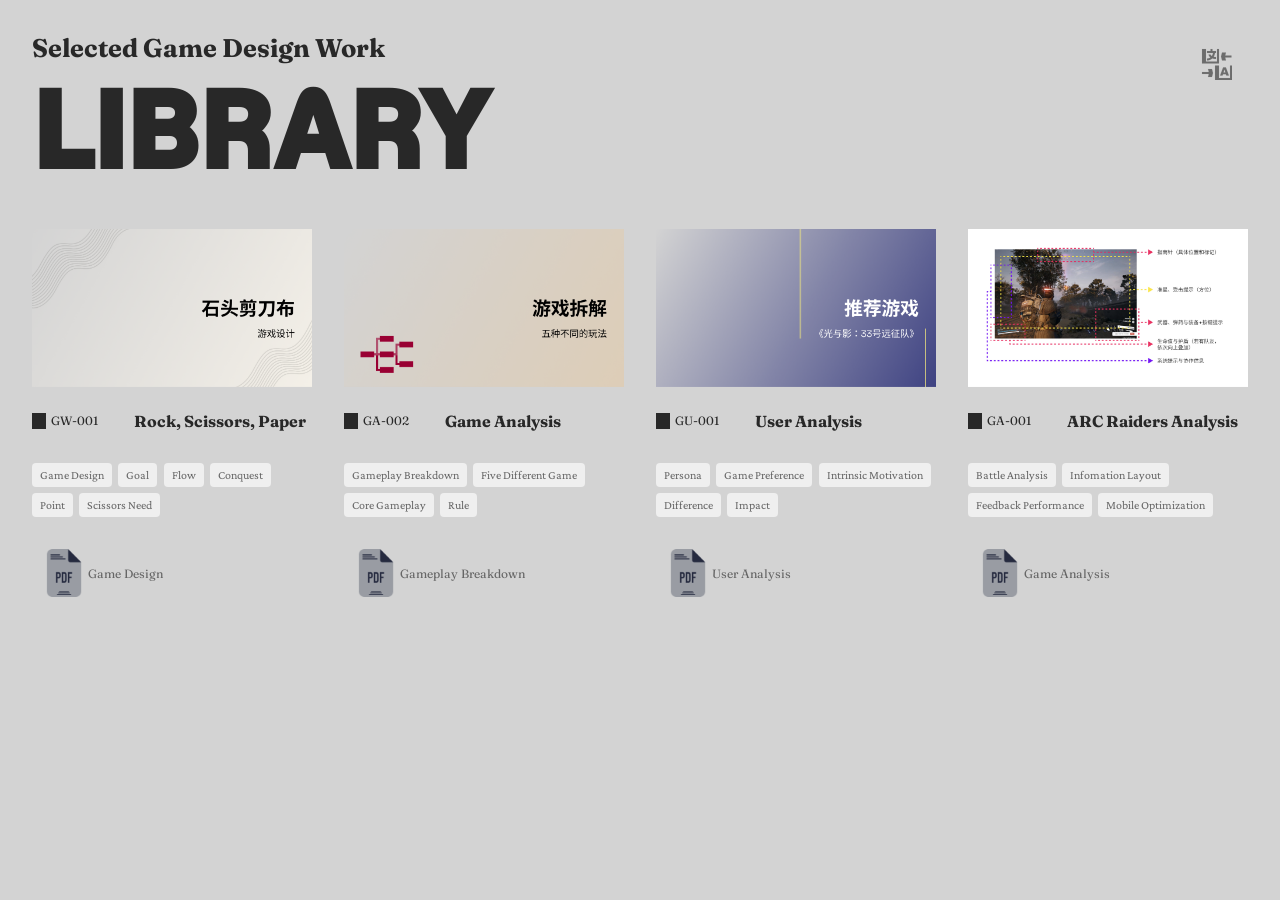
<file: gameDesign.html>
<!DOCTYPE html>
<html lang="en" data-lang="en">

    <head>
        <meta charset="UTF-8">

        <meta name="viewport" content="width=device-width, initial-scale=1.0">

        <title>GAME DESIGN LIBRARY</title>

        <script src="js/lang-toggle.js" defer></script>
        <script src="js/lightbox.js" defer></script>

        <link rel="stylesheet" href="css/work.css">
        <link rel="stylesheet" href="css/work-grid.css">

        <link rel="preconnect" href="https://fonts.googleapis.com">
        <link rel="preconnect" href="https://fonts.gstatic.com" crossorigin>
        <link href="https://fonts.googleapis.com/css2?family=Crimson+Pro:ital,wght@0,200..900;1,200..900&family=Fraunces:ital,opsz,wght@0,9..144,100..900;1,9..144,100..900&family=Momo+Trust+Display&display=swap" rel="stylesheet">
        
    </head>

    <body>

        <main class="library">

            <header class="libraryHeader">

                <leftTitle>
                    <h1 class="lTitle">
                        <span class="lang-en">Selected Game Design Work</span>
                        <span class="lang-zh">游戏策划作品集 - 练习</span>
                    </h1>
                    
                    <h1>
                        <span class="lang-en">LIBRARY</span>
                        <span class="lang-zh">项目库</span>
                    </h1>
                </leftTitle>

                <nav>
                    <button id="langToggle" class="langToggleBtn" type="button" aria-label="Switch language">
                        <img src="img/language.png" class="langIcon" width="64" height="64" alt="" data-nozoom>
                    </button>
                </nav>
            </header>


            <section class="libraryGrid grid">

                <!-- Project 04 -->
                <article class="projectCard">

                    <div class="projectImage">
                        <img src="img/gameSet/gameDesign4.png" alt="Rock, Scissors, Paper">
                    </div>

                    <div class="projectInfo grid">

                        <span class="projectSquare" aria-hidden="true"></span>

                        <span class="projectNumber">GW-001</span>

                        <h2 class="projectTitle">
                            <span class="lang-en">Rock, Scissors, Paper</span>
                            <span class="lang-zh">石头剪刀布</span>
                        </h2>

                    </div>

                    <div class="tagList">

                        <span class="tag">
                            <span class="lang-en">Game Design</span>
                            <span class="lang-zh">游戏设计</span>
                        </span>

                        <span class="tag">
                            <span class="lang-en">Goal</span>
                            <span class="lang-zh">目标</span>
                        </span>

                        <span class="tag">
                            <span class="lang-en">Flow</span>
                            <span class="lang-zh">流程</span>
                        </span>

                        <span class="tag">
                            <span class="lang-en">Conquest</span>
                            <span class="lang-zh">占领</span>
                        </span>

                        <span class="tag">
                            <span class="lang-en">Point</span>
                            <span class="lang-zh">积分</span>
                        </span>

                        <span class="tag">
                            <span class="lang-en">Scissors Need</span>
                            <span class="lang-zh">剪刀需求</span>
                        </span>

                    </div>

                    <div class="pdfList">

                        <a
                            class="pdfItem grid"
                            href="pdf/gameDesign4/game_design.pdf"
                            target="_blank"
                            rel="noopener noreferrer"
                        >

                            <span class="pdfImage">
                                <img src="img/pdf.png" alt="">
                            </span>

                            <span class="pdfTitle">
                                <span class="lang-en">Game Design</span>
                                <span class="lang-zh">游戏设计</span>
                            </span>

                        </a>

                    </div>

                </article>


                <!-- Project 03 -->
                <article class="projectCard">

                    <div class="projectImage">
                        <img src="img/gameSet/gameDesign3.png" alt="Game Analysis">
                    </div>

                    <div class="projectInfo grid">

                        <span class="projectSquare" aria-hidden="true"></span>

                        <span class="projectNumber">GA-002</span>

                        <h2 class="projectTitle">
                            <span class="lang-en">Game Analysis</span>
                            <span class="lang-zh">游戏拆解</span>
                        </h2>

                    </div>

                    <div class="tagList">

                        <span class="tag">
                            <span class="lang-en">Gameplay Breakdown</span>
                            <span class="lang-zh">玩法拆解</span>
                        </span>

                        <span class="tag">
                            <span class="lang-en">Five Different Game</span>
                            <span class="lang-zh">五种不同游戏</span>
                        </span>

                        <span class="tag">
                            <span class="lang-en">Core Gameplay</span>
                            <span class="lang-zh">核心玩法</span>
                        </span>

                        <span class="tag">
                            <span class="lang-en">Rule</span>
                            <span class="lang-zh">规则</span>
                        </span>

                    </div>

                    <div class="pdfList">

                        <a
                            class="pdfItem grid"
                            href="pdf/gameDesign3/game_analysis.pdf"
                            target="_blank"
                            rel="noopener noreferrer"
                        >

                            <span class="pdfImage">
                                <img src="img/pdf.png" alt="">
                            </span>

                            <span class="pdfTitle">
                                <span class="lang-en">Gameplay Breakdown</span>
                                <span class="lang-zh">游戏玩法拆解</span>
                            </span>

                        </a>

                    </div>

                </article>

                <!-- Project 02 -->
                <article class="projectCard">

                    <div class="projectImage">
                        <img
                            src="img/gameSet/gameDesign2.png"
                            alt="User Analysis"
                        >
                    </div>

                    <div class="projectInfo grid">

                        <span class="projectSquare" aria-hidden="true"></span>

                        <span class="projectNumber">GU-001</span>

                        <h2 class="projectTitle">
                            <span class="lang-en">User Analysis</span>
                            <span class="lang-zh">用户分析</span>
                        </h2>

                    </div>

                    <div class="tagList">

                        <span class="tag">
                            <span class="lang-en">Persona</span>
                            <span class="lang-zh">用户画像</span>
                        </span>

                        <span class="tag">
                            <span class="lang-en">Game Preference</span>
                            <span class="lang-zh">游戏偏好</span>
                        </span>

                        <span class="tag">
                            <span class="lang-en">Intrinsic Motivation</span>
                            <span class="lang-zh">内驱力</span>
                        </span>

                        <span class="tag">
                            <span class="lang-en">Difference</span>
                            <span class="lang-zh">差异</span>
                        </span>

                        <span class="tag">
                            <span class="lang-en">Impact</span>
                            <span class="lang-zh">影响</span>
                        </span>

                    </div>

                    <div class="pdfList">

                        <a
                            class="pdfItem grid"
                            href="pdf/gameDesign2/user_analysis.pdf"
                            target="_blank"
                            rel="noopener noreferrer"
                        >

                            <span class="pdfImage">
                                <img src="img/pdf.png" alt="">
                            </span>

                            <span class="pdfTitle">
                                <span class="lang-en">User Analysis</span>
                                <span class="lang-zh">用户分析</span>
                            </span>

                        </a>

                    </div>

                </article>

                <!-- Project 01 -->
                <article class="projectCard">

                    <div class="projectImage">
                        <img src="img/gameSet/gameDesign1.png" alt="ARC Raiders Analysis">
                    </div>

                    <div class="projectInfo grid">

                        <span class="projectSquare" aria-hidden="true"></span>

                        <span class="projectNumber">GA-001</span>

                        <h2 class="projectTitle">
                            <span class="lang-en">ARC Raiders Analysis</span>
                            <span class="lang-zh">ARC Raiders 拆解分析</span>
                        </h2>

                    </div>

                    <div class="tagList">

                        <span class="tag">
                            <span class="lang-en">Battle Analysis</span>
                            <span class="lang-zh">战斗分析</span>
                        </span>

                        <span class="tag">
                            <span class="lang-en">Infomation Layout</span>
                            <span class="lang-zh">信息布局</span>
                        </span>

                        <span class="tag">
                            <span class="lang-en">Feedback Performance</span>
                            <span class="lang-zh">反馈表现</span>
                        </span>

                        <span class="tag">
                            <span class="lang-en">Mobile Optimization</span>
                            <span class="lang-zh">移动端适配</span>
                        </span>

                    </div>

                    <div class="pdfList">

                        <a
                            class="pdfItem grid"
                            href="pdf/gameDesign1/game_analysis.pdf"
                            target="_blank"
                            rel="noopener noreferrer"
                        >

                            <span class="pdfImage">
                                <img src="img/pdf.png" alt="">
                            </span>

                            <span class="pdfTitle">
                                <span class="lang-en">Game Analysis</span>
                                <span class="lang-zh">游戏分析</span>
                            </span>

                        </a>

                    </div>

                </article>

            </section>

        </main>

    </body>

</html>
</file>
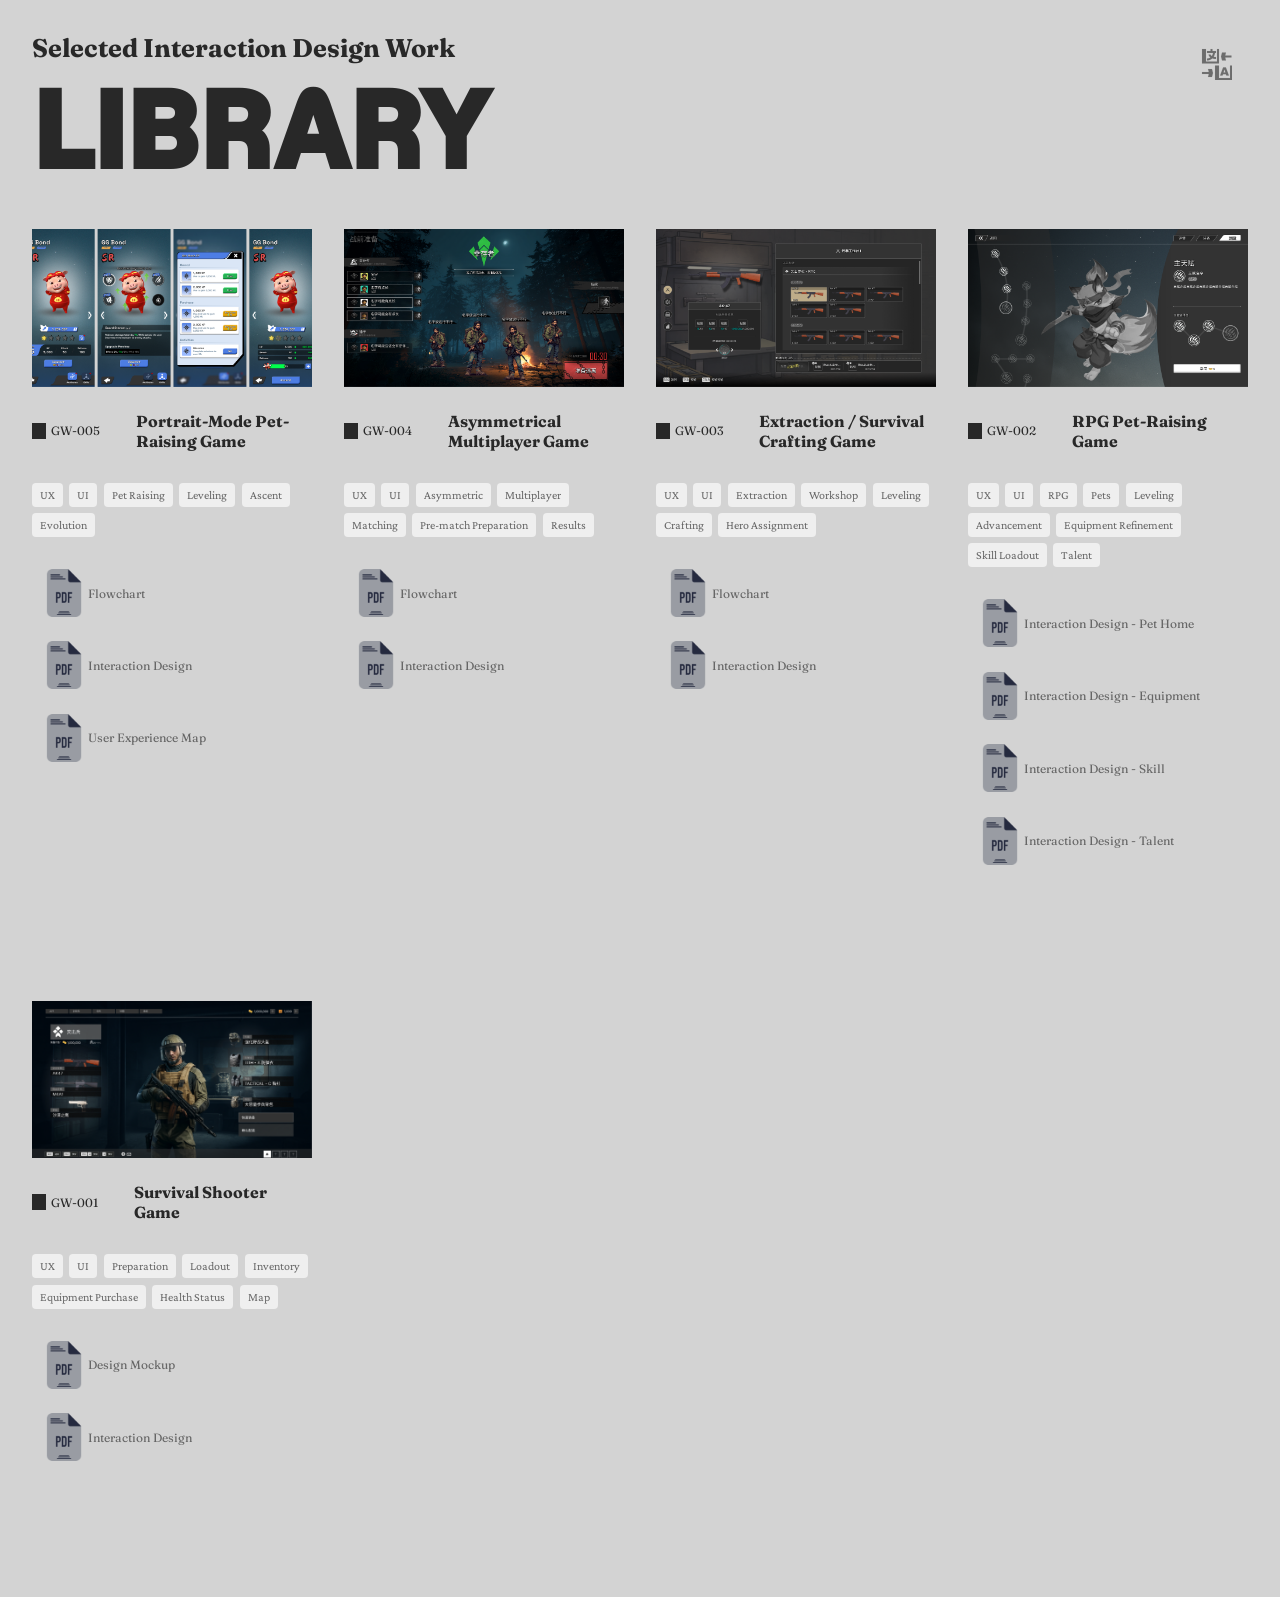
<file: interaction.html>
<!DOCTYPE html>
<html lang="en" data-lang="en">

    <head>
        <meta charset="UTF-8">

        <meta name="viewport" content="width=device-width, initial-scale=1.0">

        <title>INTERACTION LIBRARY</title>

        <script src="js/lang-toggle.js" defer></script>
        <script src="js/lightbox.js" defer></script>

        <link rel="stylesheet" href="css/work.css">
        <link rel="stylesheet" href="css/work-grid.css">

        <link rel="preconnect" href="https://fonts.googleapis.com">
        <link rel="preconnect" href="https://fonts.gstatic.com" crossorigin>
        <link href="https://fonts.googleapis.com/css2?family=Crimson+Pro:ital,wght@0,200..900;1,200..900&family=Fraunces:ital,opsz,wght@0,9..144,100..900;1,9..144,100..900&family=Momo+Trust+Display&display=swap" rel="stylesheet">
        
    </head>

    <body>

        <main class="library">

            <header class="libraryHeader">

                <leftTitle>
                    <h1 class="lTitle">
                        <span class="lang-en">Selected Interaction Design Work</span>
                        <span class="lang-zh">交互设计作品集 - 练习</span>
                    </h1>
                    
                    <h1>
                        <span class="lang-en">LIBRARY</span>
                        <span class="lang-zh">项目库</span>
                    </h1>
                </leftTitle>

                <nav>
                    <button id="langToggle" class="langToggleBtn" type="button" aria-label="Switch language">
                        <img src="img/language.png" class="langIcon" width="64" height="64" alt="" data-nozoom>
                    </button>
                </nav>
            </header>


            <section class="libraryGrid grid">

                <!-- Project 05 -->
                <article class="projectCard">

                    <div class="projectImage">
                        <img src="img/interactionSet/game5.png" alt="Portrait-Mode Pet-Raising Game">
                    </div>

                    <div class="projectInfo grid">

                        <span class="projectSquare" aria-hidden="true"></span>

                        <span class="projectNumber">GW-005</span>

                        <h2 class="projectTitle">
                            <span class="lang-en">Portrait-Mode Pet-Raising Game</span>
                            <span class="lang-zh">竖屏宠物养成游戏</span>
                        </h2>

                    </div>

                    <div class="tagList">

                        <span class="tag">
                            <span class="lang-en">UX</span>
                            <span class="lang-zh">UX</span>
                        </span>

                        <span class="tag">
                            <span class="lang-en">UI</span>
                            <span class="lang-zh">UI</span>
                        </span>

                        <span class="tag">
                            <span class="lang-en">Pet Raising</span>
                            <span class="lang-zh">宠物养成</span>
                        </span>

                        <span class="tag">
                            <span class="lang-en">Leveling</span>
                            <span class="lang-zh">升级</span>
                        </span>

                        <span class="tag">
                            <span class="lang-en">Ascent</span>
                            <span class="lang-zh">升星</span>
                        </span>

                        <span class="tag">
                            <span class="lang-en">Evolution</span>
                            <span class="lang-zh">进化</span>
                        </span>

                    </div>

                    <div class="pdfList">

                        <a
                            class="pdfItem grid"
                            href="pdf/game5/流程图.pdf"
                            target="_blank"
                            rel="noopener noreferrer"
                        >

                            <span class="pdfImage">
                                <img src="img/pdf.png" alt="">
                            </span>

                            <span class="pdfTitle">
                                <span class="lang-en">Flowchart</span>
                                <span class="lang-zh">流程图</span>
                            </span>

                        </a>

                        <a
                            class="pdfItem grid"
                            href="pdf/game5/交互方案.pdf"
                            target="_blank"
                            rel="noopener noreferrer"
                        >

                            <span class="pdfImage">
                                <img src="img/pdf.png" alt="">
                            </span>

                            <span class="pdfTitle">
                                <span class="lang-en">Interaction Design</span>
                                <span class="lang-zh">设计方案</span>
                            </span>

                        </a>

                        <a
                            class="pdfItem grid"
                            href="pdf/game5/玩家体验地图.pdf"
                            target="_blank"
                            rel="noopener noreferrer"
                        >

                            <span class="pdfImage">
                                <img src="img/pdf.png" alt="">
                            </span>

                            <span class="pdfTitle">
                                <span class="lang-en">User Experience Map</span>
                                <span class="lang-zh">玩家体验地图</span>
                            </span>

                        </a>

                    </div>

                </article>

                <!-- Project 04 -->
                <article class="projectCard">

                    <div class="projectImage">
                        <img src="img/interactionSet/game4.png" alt="Asymmetrical Multiplayer Game project">
                    </div>

                    <div class="projectInfo grid">

                        <span class="projectSquare" aria-hidden="true"></span>

                        <span class="projectNumber">GW-004</span>

                        <h2 class="projectTitle">
                            <span class="lang-en">Asymmetrical Multiplayer Game</span>
                            <span class="lang-zh">非对称竞技游戏</span>
                        </h2>

                    </div>

                    <div class="tagList">

                        <span class="tag">
                            <span class="lang-en">UX</span>
                            <span class="lang-zh">UX</span>
                        </span>

                        <span class="tag">
                            <span class="lang-en">UI</span>
                            <span class="lang-zh">UI</span>
                        </span>

                        <span class="tag">
                            <span class="lang-en">Asymmetric</span>
                            <span class="lang-zh">非对称</span>
                        </span>

                        <span class="tag">
                            <span class="lang-en">Multiplayer</span>
                            <span class="lang-zh">多人</span>
                        </span>

                        <span class="tag">
                            <span class="lang-en">Matching</span>
                            <span class="lang-zh">匹配</span>
                        </span>

                        <span class="tag">
                            <span class="lang-en">Pre-match Preparation</span>
                            <span class="lang-zh">战前准备</span>
                        </span>

                        <span class="tag">
                            <span class="lang-en">Results</span>
                            <span class="lang-zh">结算</span>
                        </span>

                    </div>

                    <div class="pdfList">

                        <a
                            class="pdfItem grid"
                            href="pdf/game4/流程图.pdf"
                            target="_blank"
                            rel="noopener noreferrer"
                        >

                            <span class="pdfImage">
                                <img src="img/pdf.png" alt="">
                            </span>

                            <span class="pdfTitle">
                                <span class="lang-en">Flowchart</span>
                                <span class="lang-zh">流程图</span>
                            </span>

                        </a>

                        <a
                            class="pdfItem grid"
                            href="pdf/game4/设计方案.pdf"
                            target="_blank"
                            rel="noopener noreferrer"
                        >

                            <span class="pdfImage">
                                <img src="img/pdf.png" alt="">
                            </span>

                            <span class="pdfTitle">
                                <span class="lang-en">Interaction Design</span>
                                <span class="lang-zh">设计方案</span>
                            </span>

                        </a>

                    </div>

                </article>

                <!-- Project 03 -->
                <article class="projectCard">

                    <div class="projectImage">
                        <img src="img/interactionSet/game3.png" alt="Extraction Shooter / Survival Crafting Game">
                    </div>

                    <div class="projectInfo grid">

                        <span class="projectSquare" aria-hidden="true"></span>

                        <span class="projectNumber">GW-003</span>

                        <h2 class="projectTitle">
                            <span class="lang-en">Extraction / Survival Crafting Game</span>
                            <span class="lang-zh">搜打撤 / 生存建造游戏</span>
                        </h2>

                    </div>

                    <div class="tagList">

                        <span class="tag">
                            <span class="lang-en">UX</span>
                            <span class="lang-zh">UX</span>
                        </span>

                        <span class="tag">
                            <span class="lang-en">UI</span>
                            <span class="lang-zh">UI</span>
                        </span>

                        <span class="tag">
                            <span class="lang-en">Extraction</span>
                            <span class="lang-zh">搜打撤</span>
                        </span>

                        <span class="tag">
                            <span class="lang-en">Workshop</span>
                            <span class="lang-zh">工作台</span>
                        </span>

                        <span class="tag">
                            <span class="lang-en">Leveling</span>
                            <span class="lang-zh">升级</span>
                        </span>

                        <span class="tag">
                            <span class="lang-en">Crafting</span>
                            <span class="lang-zh">制造</span>
                        </span>

                        <span class="tag">
                            <span class="lang-en">Hero Assignment</span>
                            <span class="lang-zh">英雄驻场</span>
                        </span>

                    </div>

                    <div class="pdfList">

                        <a
                            class="pdfItem grid"
                            href="pdf/game3/流程图.pdf"
                            target="_blank"
                            rel="noopener noreferrer"
                        >

                            <span class="pdfImage">
                                <img src="img/pdf.png" alt="">
                            </span>

                            <span class="pdfTitle">
                                <span class="lang-en">Flowchart</span>
                                <span class="lang-zh">流程图</span>
                            </span>

                        </a>

                        <a
                            class="pdfItem grid"
                            href="pdf/game3/设计方案.pdf"
                            target="_blank"
                            rel="noopener noreferrer"
                        >

                            <span class="pdfImage">
                                <img src="img/pdf.png" alt="">
                            </span>

                            <span class="pdfTitle">
                                <span class="lang-en">Interaction Design</span>
                                <span class="lang-zh">设计方案</span>
                            </span>

                        </a>

                    </div>

                </article>


                <!-- Project 02 -->
                <article class="projectCard">

                    <div class="projectImage">
                        <img src="img/interactionSet/game2.png" alt="RPG Pet-Raising Game">
                    </div>

                    <div class="projectInfo grid">

                        <span class="projectSquare" aria-hidden="true"></span>

                        <span class="projectNumber">GW-002</span>

                        <h2 class="projectTitle">
                            <span class="lang-en">RPG Pet-Raising Game</span>
                            <span class="lang-zh">RPG 宠物养成游戏</span>
                        </h2>

                    </div>

                    <div class="tagList">

                        <span class="tag">
                            <span class="lang-en">UX</span>
                            <span class="lang-zh">UX</span>
                        </span>

                        <span class="tag">
                            <span class="lang-en">UI</span>
                            <span class="lang-zh">UI</span>
                        </span>

                        <span class="tag">
                            <span class="lang-en">RPG</span>
                            <span class="lang-zh">RPG</span>
                        </span>

                        <span class="tag">
                            <span class="lang-en">Pets</span>
                            <span class="lang-zh">宠物</span>
                        </span>

                        <span class="tag">
                            <span class="lang-en">Leveling</span>
                            <span class="lang-zh">升级</span>
                        </span>

                        <span class="tag">
                            <span class="lang-en">Advancement</span>
                            <span class="lang-zh">进阶</span>
                        </span>

                        <span class="tag">
                            <span class="lang-en">Equipment Refinement</span>
                            <span class="lang-zh">装备洗练</span>
                        </span>

                        <span class="tag">
                            <span class="lang-en">Skill Loadout</span>
                            <span class="lang-zh">技能装配</span>
                        </span>

                        <span class="tag">
                            <span class="lang-en">Talent</span>
                            <span class="lang-zh">天赋</span>
                        </span>

                    </div>

                    <div class="pdfList">

                        <a
                            class="pdfItem grid"
                            href="pdf/game2/设计方案-宠物主界面.pdf"
                            target="_blank"
                            rel="noopener noreferrer"
                        >

                            <span class="pdfImage">
                                <img src="img/pdf.png" alt="">
                            </span>

                            <span class="pdfTitle">
                                <span class="lang-en">Interaction Design - Pet Home</span>
                                <span class="lang-zh">设计方案 - 宠物主界面</span>
                            </span>

                        </a>

                        <a
                            class="pdfItem grid"
                            href="pdf/game2/设计方案-装备界面.pdf"
                            target="_blank"
                            rel="noopener noreferrer"
                        >

                            <span class="pdfImage">
                                <img src="img/pdf.png" alt="">
                            </span>

                            <span class="pdfTitle">
                                <span class="lang-en">Interaction Design - Equipment</span>
                                <span class="lang-zh">设计方案 - 装备界面</span>
                            </span>

                        </a>

                        <a
                            class="pdfItem grid"
                            href="pdf/game2/设计方案-技能界面.pdf"
                            target="_blank"
                            rel="noopener noreferrer"
                        >

                            <span class="pdfImage">
                                <img src="img/pdf.png" alt="">
                            </span>

                            <span class="pdfTitle">
                                <span class="lang-en">Interaction Design - Skill</span>
                                <span class="lang-zh">设计方案 - 技能界面</span>
                            </span>

                        </a>

                        <a
                            class="pdfItem grid"
                            href="pdf/game2/设计方案-天赋界面.pdf"
                            target="_blank"
                            rel="noopener noreferrer"
                        >

                            <span class="pdfImage">
                                <img src="img/pdf.png" alt="">
                            </span>

                            <span class="pdfTitle">
                                <span class="lang-en">Interaction Design - Talent</span>
                                <span class="lang-zh">设计方案 - 天赋界面</span>
                            </span>

                        </a>


                    </div>

                </article>

                <!-- Project 01 -->
                <article class="projectCard">

                    <div class="projectImage">
                        <img
                            src="img/interactionSet/game1.png"
                            alt="Survival Shooter Game"
                        >
                    </div>

                    <div class="projectInfo grid">

                        <span class="projectSquare" aria-hidden="true"></span>

                        <span class="projectNumber">GW-001</span>

                        <h2 class="projectTitle">
                            <span class="lang-en">Survival Shooter Game</span>
                            <span class="lang-zh">射击生存游戏</span>
                        </h2>

                    </div>

                    <div class="tagList">

                        <span class="tag">
                            <span class="lang-en">UX</span>
                            <span class="lang-zh">UX</span>
                        </span>

                        <span class="tag">
                            <span class="lang-en">UI</span>
                            <span class="lang-zh">UI</span>
                        </span>

                        <span class="tag">
                            <span class="lang-en">Preparation</span>
                            <span class="lang-zh">行动准备</span>
                        </span>

                        <span class="tag">
                            <span class="lang-en">Loadout</span>
                            <span class="lang-zh">配装</span>
                        </span>

                        <span class="tag">
                            <span class="lang-en">Inventory</span>
                            <span class="lang-zh">仓库管理</span>
                        </span>

                        <span class="tag">
                            <span class="lang-en">Equipment Purchase</span>
                            <span class="lang-zh">装备购买</span>
                        </span>

                        <span class="tag">
                            <span class="lang-en">Health Status</span>
                            <span class="lang-zh">身体状况</span>
                        </span>

                        <span class="tag">
                            <span class="lang-en">Map</span>
                            <span class="lang-zh">地图</span>
                        </span>

                    </div>

                    <div class="pdfList">

                        <a
                            class="pdfItem grid"
                            href="pdf/game1/设计图.pdf"
                            target="_blank"
                            rel="noopener noreferrer"
                        >

                            <span class="pdfImage">
                                <img src="img/pdf.png" alt="">
                            </span>

                            <span class="pdfTitle">
                                <span class="lang-en">Design Mockup</span>
                                <span class="lang-zh">设计图</span>
                            </span>

                        </a>

                        <a
                            class="pdfItem grid"
                            href="pdf/game1/设计方案.pdf"
                            target="_blank"
                            rel="noopener noreferrer"
                        >

                            <span class="pdfImage">
                                <img src="img/pdf.png" alt="">
                            </span>

                            <span class="pdfTitle">
                                <span class="lang-en">Interaction Design</span>
                                <span class="lang-zh">设计方案</span>
                            </span>

                        </a>


                    </div>

                </article>

            </section>

        </main>

    </body>

</html>
</file>
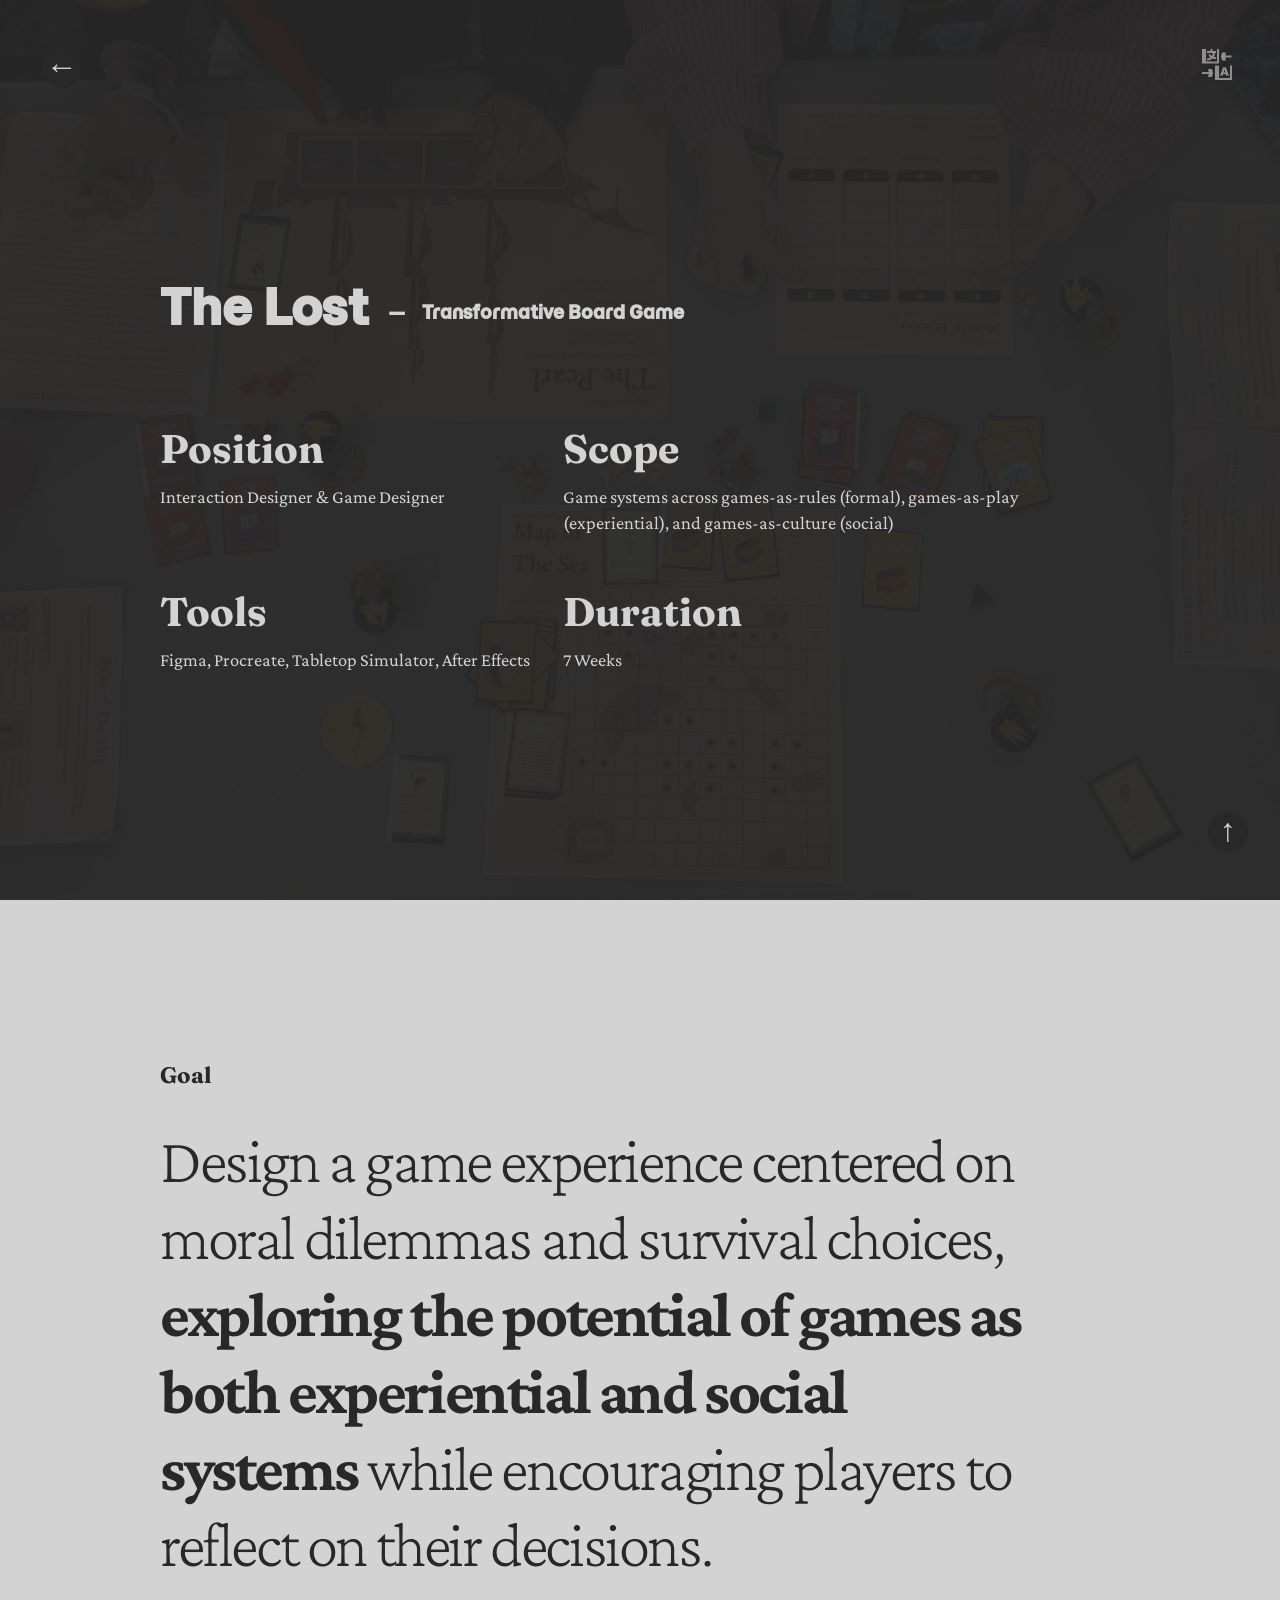
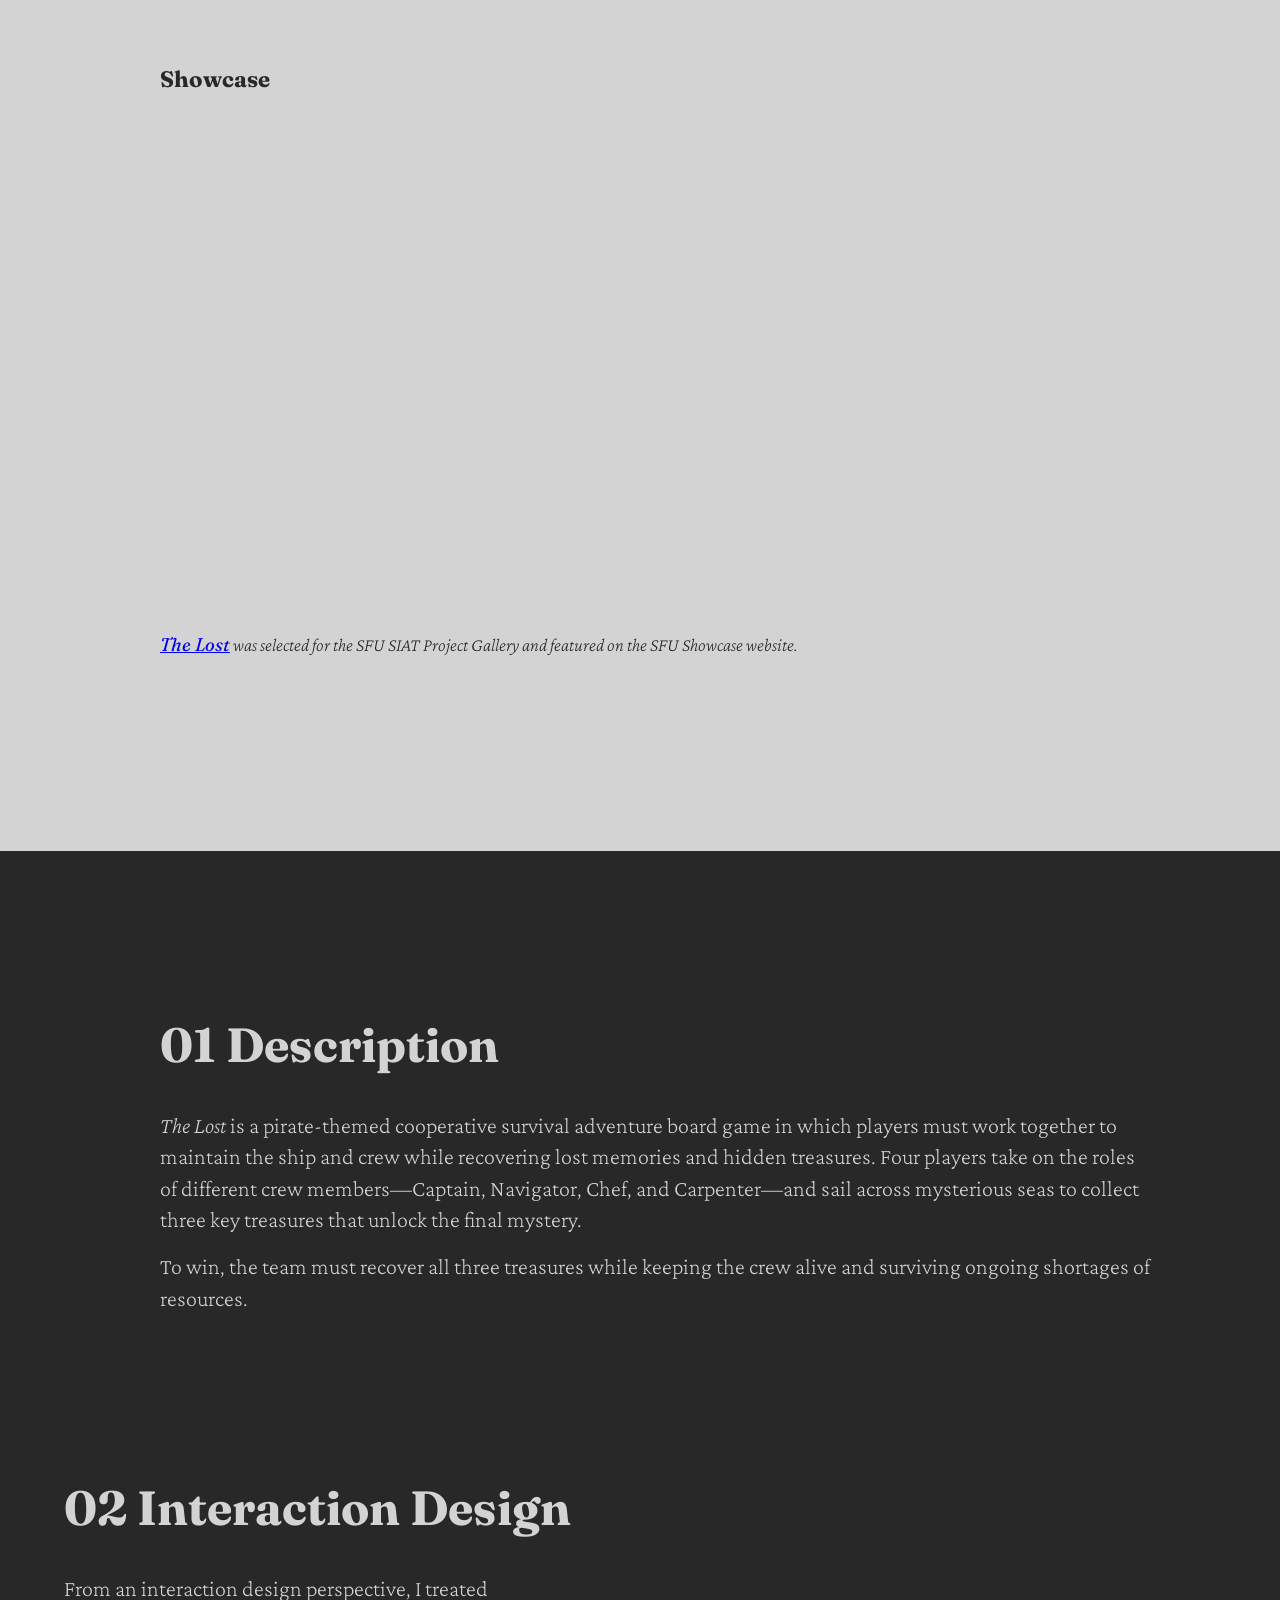
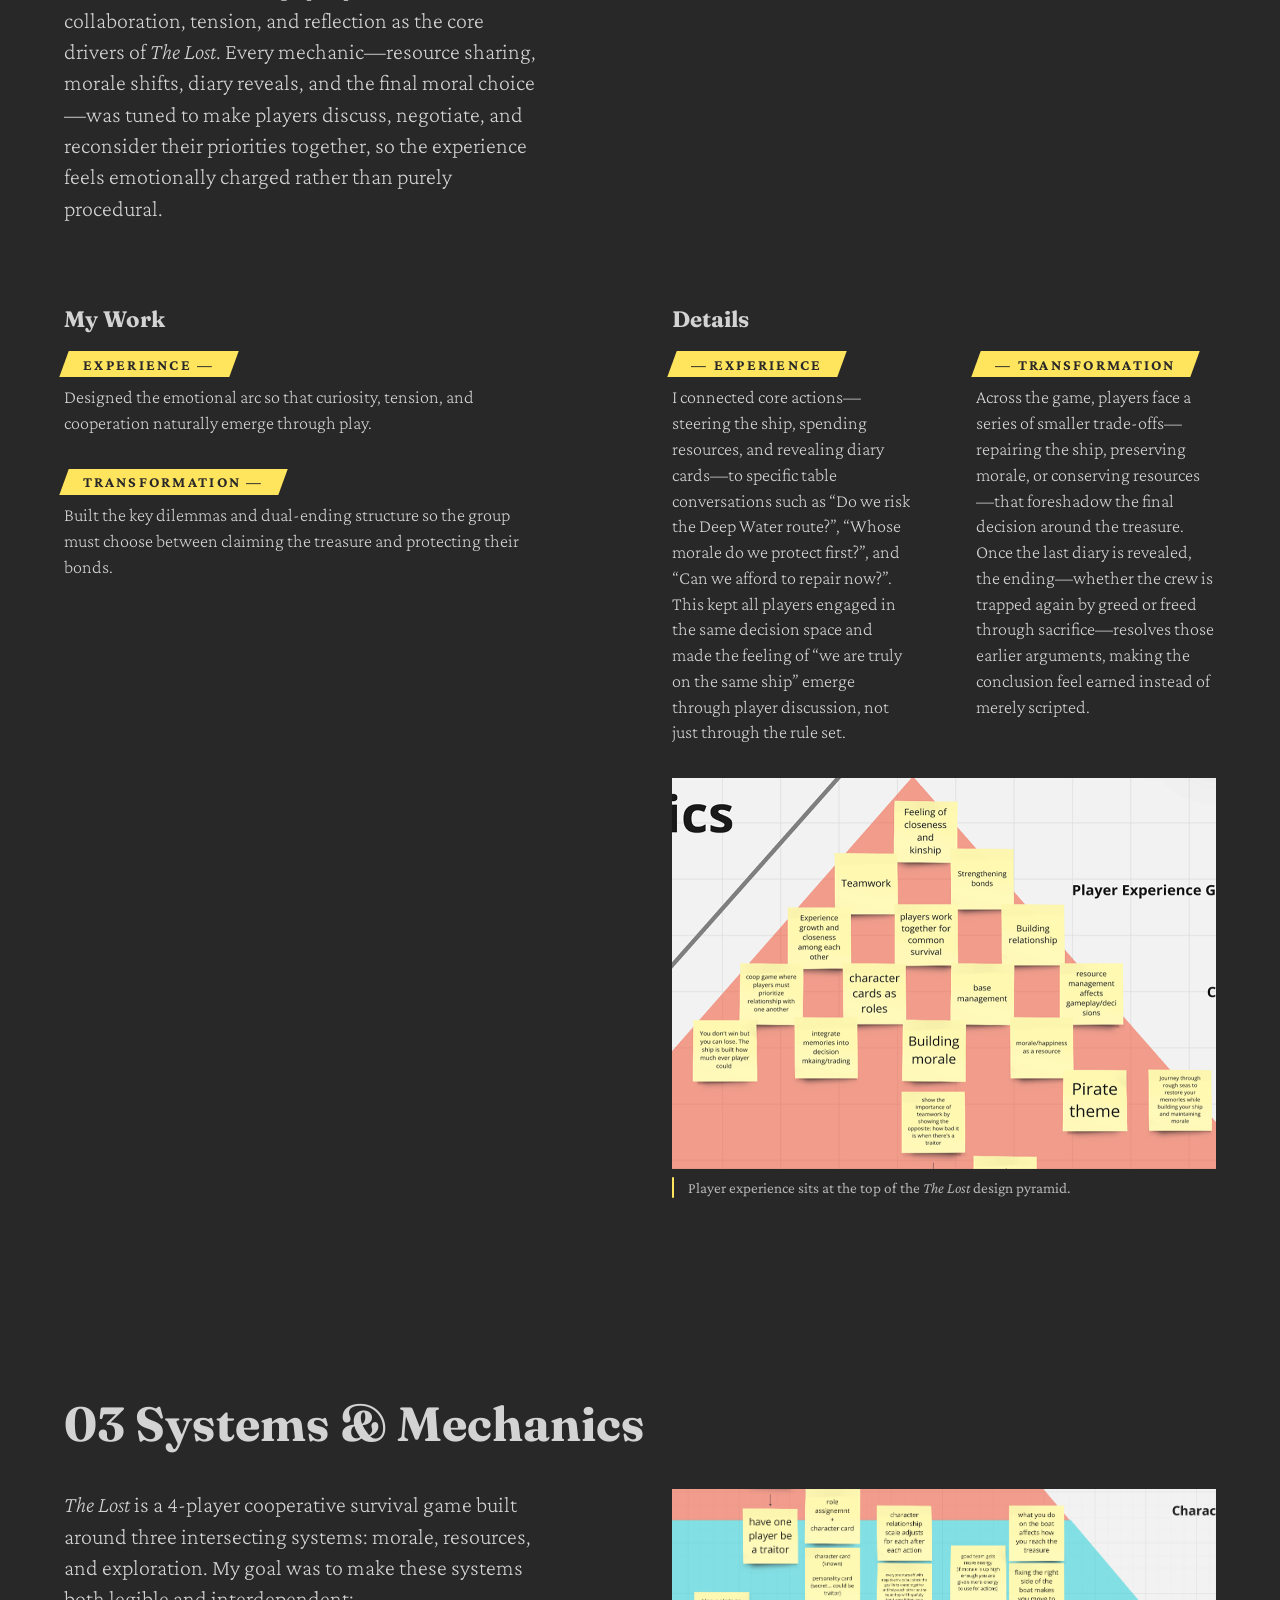
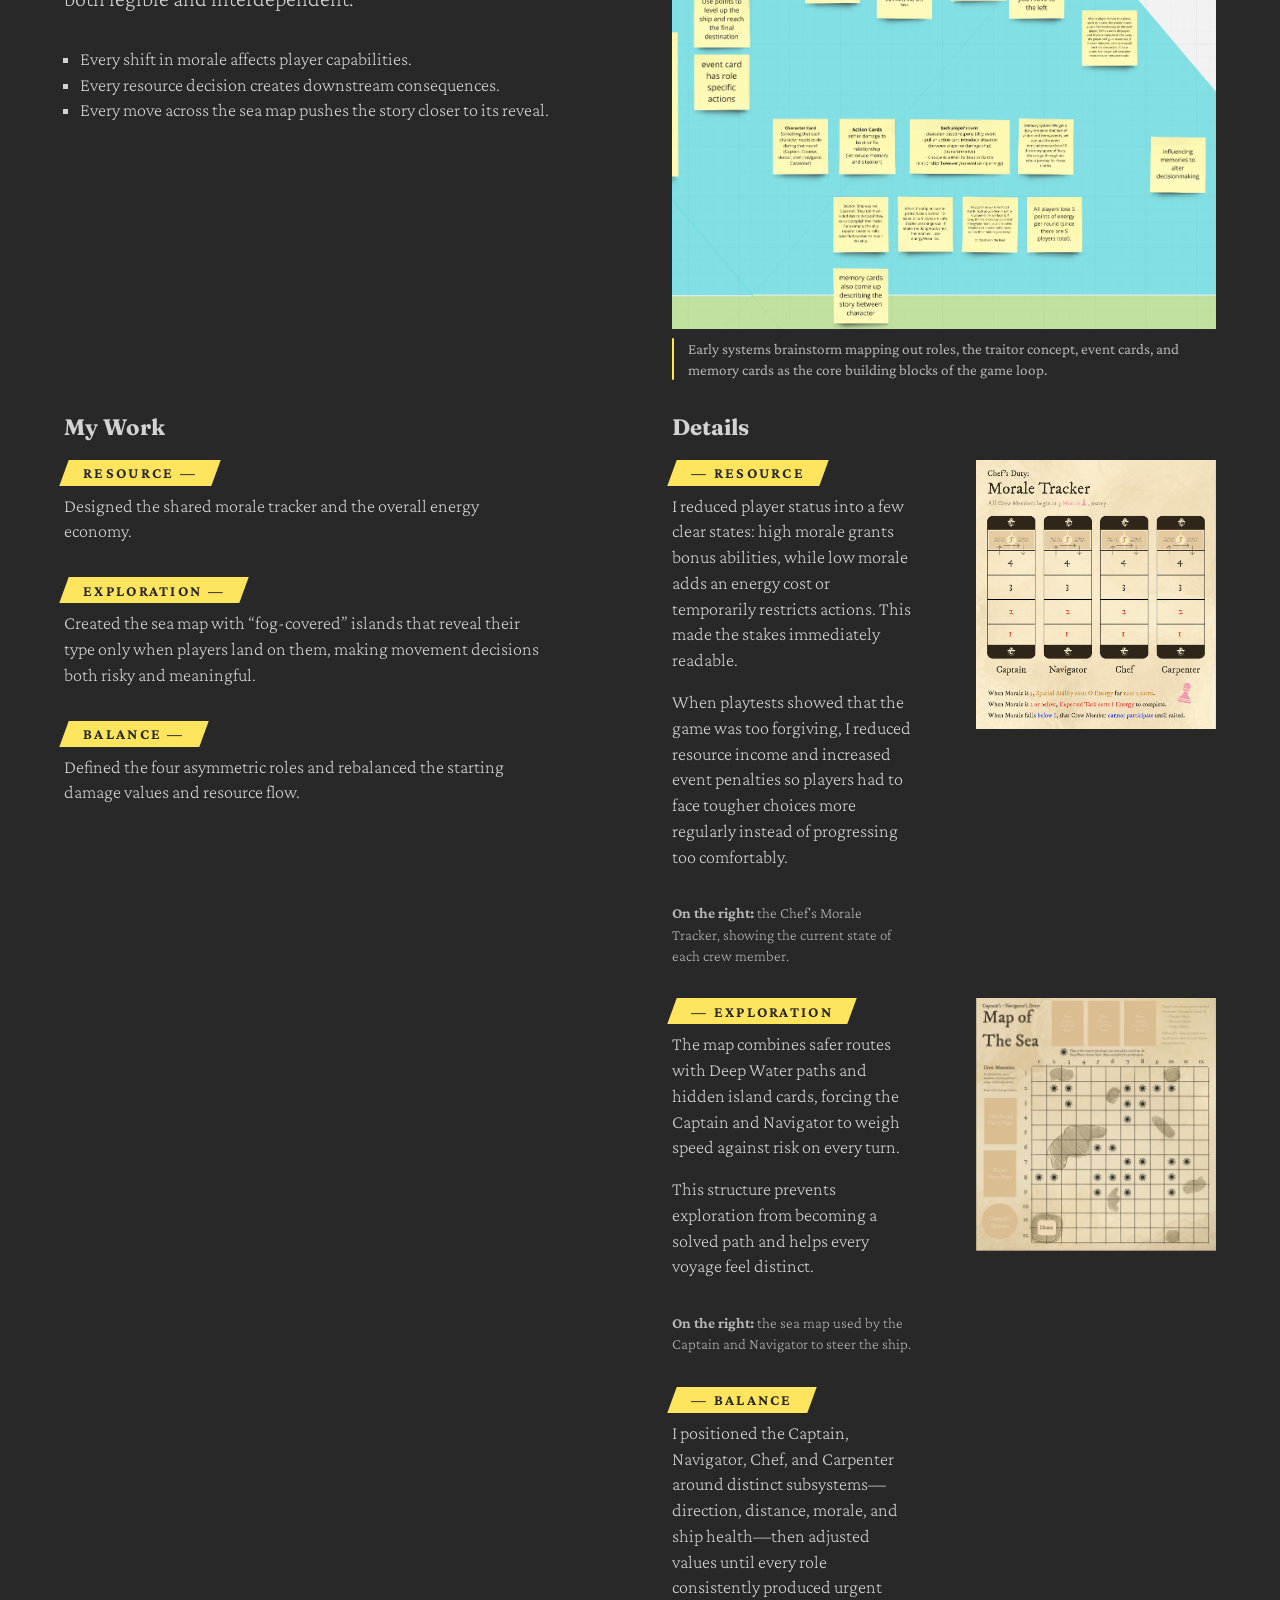
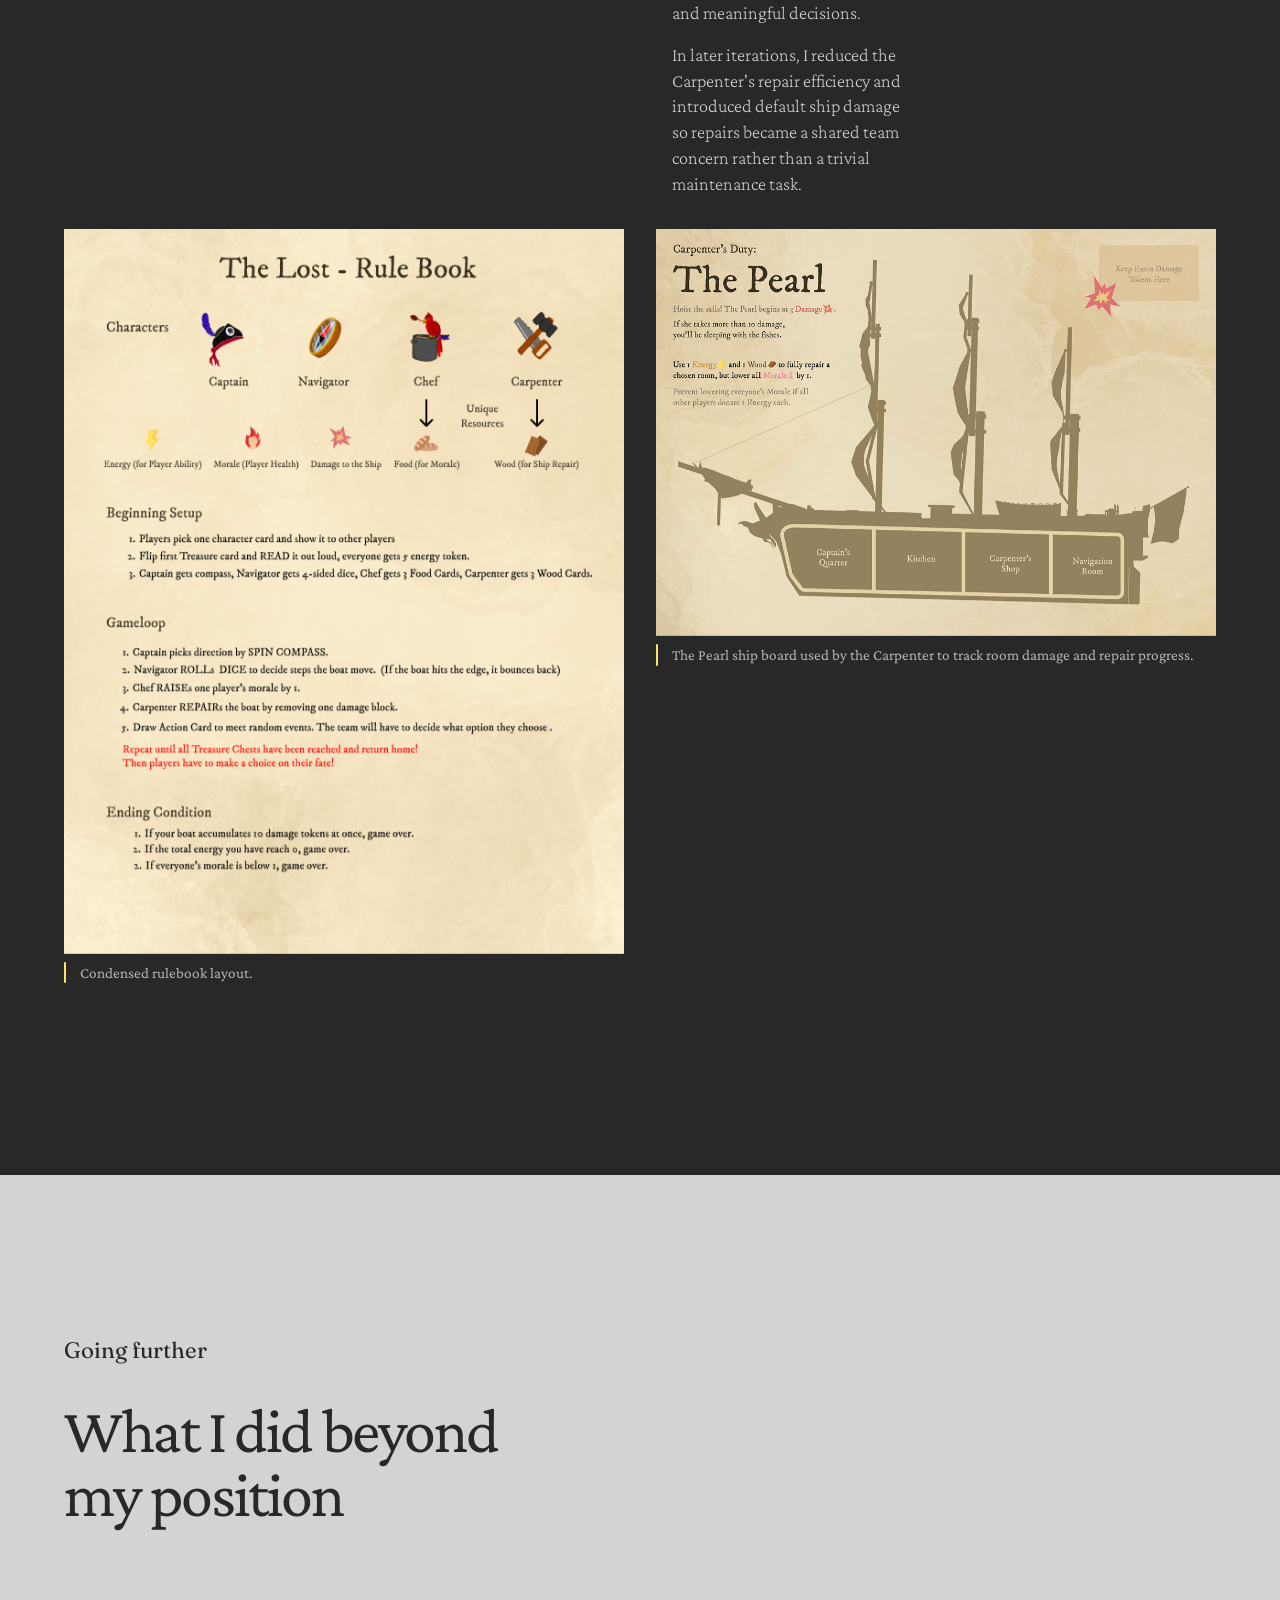
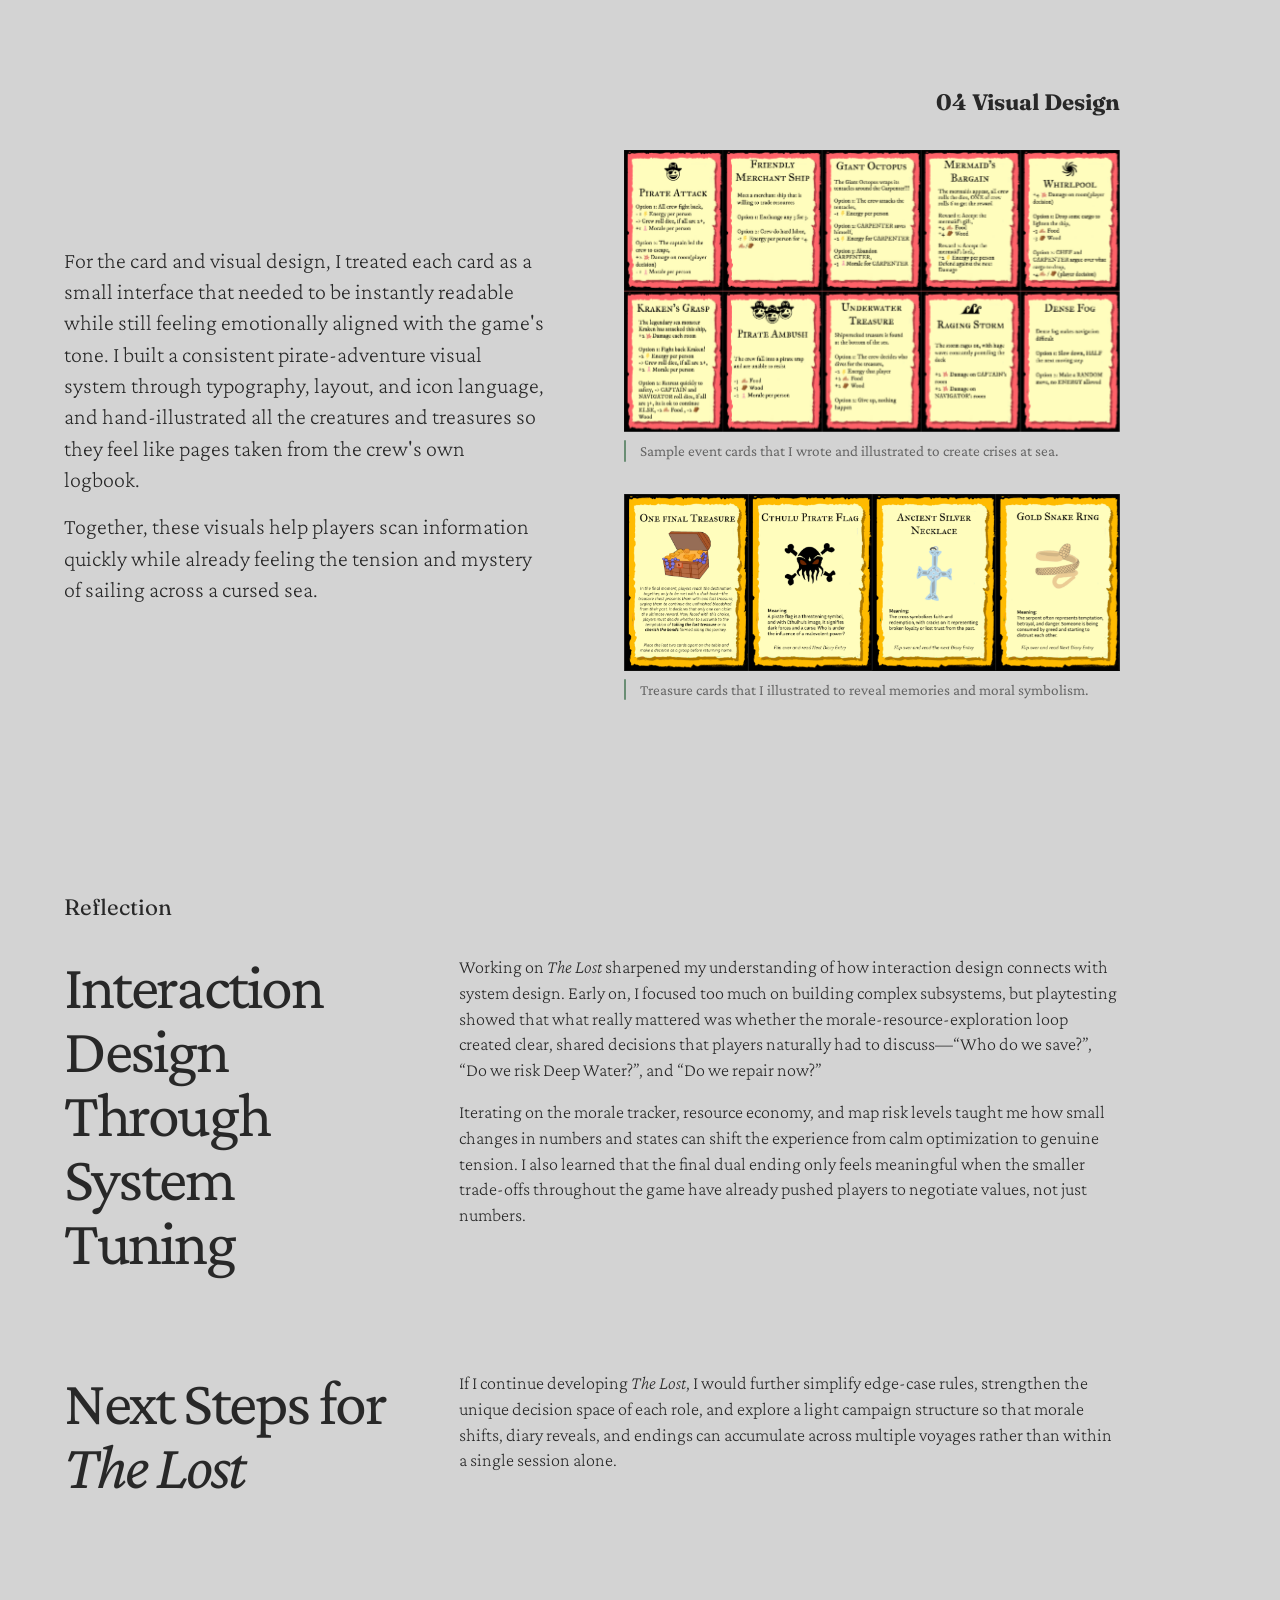
<file: the-lost.html>
<!DOCTYPE html>
<html lang="en" data-lang="en">

    <head>
    <meta charset="UTF-8">
    <meta name="viewport" content="width=device-width, initial-scale=1">

    <title>THE LOST</title>

    <link rel="stylesheet" href="css/project.css">
    <link rel="stylesheet" href="css/project-grid.css">
    
    <script src="js/lightbox.js" defer></script>
    <script src="js/lang-toggle.js" defer></script>

    <link rel="preconnect" href="https://fonts.googleapis.com">
    <link rel="preconnect" href="https://fonts.gstatic.com" crossorigin>
    <link href="https://fonts.googleapis.com/css2?family=Crimson+Pro:ital,wght@0,200..900;1,200..900&family=Fraunces:ital,opsz,wght@0,9..144,100..900;1,9..144,100..900&family=Momo+Trust+Display&display=swap" rel="stylesheet">

    </head>

    

    <body>

        <header id="backToTop">

            <img src="img/312/TL-headerCover.png" alt="Setup the lost table for header background" width="1230" height="820" class="headerCover">

            <nav class="homeNav">
                <button id="langToggle" class="langToggleBtn" type="button" aria-label="Switch language">
                    <img src="img/language-white.png" class="langIcon" width="64" height="64" alt="" data-nozoom>
                </button>
            </nav>

            <div class="backButton">
                <a href="index.html" class="navButton1">Back to portfolio</a>
            </div>

            <div class="backToTopButton">
                <a href="#backToTop" class="navButton2">Back to Top</a>
            </div>
            
            <div class="forIndex">
                
                <h1 class="heading">
                    <span class="projectName">
                        <span class="lang-en">The Lost</span>
                        <span class="lang-zh">迷途</span>
                    </span>
                    <span class="dashLine">—</span>
                    <span class="genre">
                        <span class="lang-en">Transformative Board Game</span>
                        <span class="lang-zh">Transformative 桌游</span>
                    </span>
                </h1>

                <div class="projectHeader grid">

                    <div class="overview">
                        <h2>
                            <span class="lang-en">Position</span>
                            <span class="lang-zh">职责</span>
                        </h2>
                        <p>
                            <span class="lang-en">Interaction Designer & Game Designer</span>
                            <span class="lang-zh">交互设计师 & 游戏策划</span>
                        </p>
                    </div>

                    <div class="overview">
                        <h2>
                            <span class="lang-en">Scope</span>
                            <span class="lang-zh">范围</span>
                        </h2>
                        <p>
                            <span class="lang-en">Game systems across games-as-rules (formal), games-as-play (experiential), and games-as-culture (social)</span>
                            <span class="lang-zh">涵盖游戏作为规则系统、游戏作为游玩体验以及游戏作为文化与社交系统的整体设计</span>
                        </p>
                    </div>

                    <div class="overview">
                        <h2>
                            <span class="lang-en">Tools</span>
                            <span class="lang-zh">工具</span>
                        </h2>
                        <p>Figma, Procreate, Tabletop Simulator, After Effects</p>
                    </div>

                    <div class="overview">
                        <h2>
                            <span class="lang-en">Duration</span>
                            <span class="lang-zh">周期</span>
                        </h2>
                        <p>
                            <span class="lang-en">7 Weeks</span>
                            <span class="lang-zh">7 周</span>
                        </p>
                    </div>

                </div>

            </div>
            

        </header>

        <main>

            <section class="projectTop">
    
                <h3>
                    <span class="lang-en">Goal</span>
                    <span class="lang-zh">项目目标</span>
                </h3>

                <div class="goalText">
                    <p>
                        <span class="lang-en">Design a game experience centered on moral dilemmas and survival choices, <strong>exploring the potential of games as both experiential and social systems</strong> while encouraging players to reflect on their decisions.</span>
                        <span class="lang-zh">围绕道德困境与生存抉择构建游戏体验，<strong>探索游戏在体验塑造与社交互动中的可能性</strong>，并引导玩家反思道德选择。</span>
                    </p>
                </div>

                <h3>
                    <span class="lang-en">Showcase</span>
                    <span class="lang-zh">展示视频</span>
                </h3>

                <iframe width="560" height="315" src="https://www.youtube.com/embed/ehSjtRfIg7w?si=W7e-7Wt6qUXNMbpE" title="YouTube video player" allow="accelerometer; autoplay; clipboard-write; encrypted-media; gyroscope; picture-in-picture; web-share" referrerpolicy="strict-origin-when-cross-origin" allowfullscreen></iframe>

                <p class="projectHighlight">
                    <span class="lang-en">
                        <a href="https://www.sfu.ca/siat/showcase/fall-2024-project-showcase/iat-312-the-lost.html" target="_blank" rel="noopener noreferrer">The Lost</a> was selected for the SFU SIAT Project Gallery and featured on the SFU Showcase website.
                    </span>
                    <span class="lang-zh">
                        <a href="https://www.sfu.ca/siat/showcase/fall-2024-project-showcase/iat-312-the-lost.html" target="_blank" rel="noopener noreferrer">《迷途》</a>入选 SFU SIAT Project Gallery，并展示于 SFU Showcase 官方页面。
                    </span>
                </p>

            </section>

            <section class="projectMiddle">

                <div class="description">
    
                    <h3>
                        <span class="lang-en">01 Description</span>
                        <span class="lang-zh">01 项目简介</span>
                    </h3>

                    <p class="intro">
                        <span class="lang-en lineBreak"><em>The Lost</em> is a pirate-themed cooperative survival adventure board game in which players must work together to maintain the ship and crew while recovering lost memories and hidden treasures. Four players take on the roles of different crew members—Captain, Navigator, Chef, and Carpenter—and sail across mysterious seas to collect three key treasures that unlock the final mystery.</span>

                        <span class="lang-zh lineBreak">《迷途》是一款海盗主题的合作生存冒险桌游。玩家需要共同维持船只与船员的状态，同时寻找失落的记忆与隐藏的宝藏。四位玩家将分别扮演船长、领航员、厨师和木匠，在神秘海域中航行，收集三件关键宝藏，并逐步揭开最终的真相。</span>

                        <span class="lang-en">To win, the team must recover all three treasures while keeping the crew alive and surviving ongoing shortages of resources.</span>

                        <span class="lang-zh">玩家需要在资源持续短缺的压力下，成功收集全部三件宝藏，并确保船员存活，才能取得胜利。</span>
                    </p>

                </div>

                <div class="strongDesign">
                
                    <h3>
                        <span class="lang-en">02 Interaction Design</span>
                        <span class="lang-zh">02 交互设计</span>
                    </h3>

                    <div>
                        <p class="intro introMargin">
                            <span class="lang-en">From an interaction design perspective, I treated collaboration, tension, and reflection as the core drivers of <em>The Lost</em>. Every mechanic—resource sharing, morale shifts, diary reveals, and the final moral choice—was tuned to make players discuss, negotiate, and reconsider their priorities together, so the experience feels emotionally charged rather than purely procedural.</span>

                            <span class="lang-zh">从交互设计的角度出发，我将合作、紧张感与反思设定为《迷途》的核心驱动力。无论是资源共享、士气变化、日记揭示，还是最后的道德抉择，这些机制都被设计为促使玩家不断交流、协商并重新审视彼此优先级，从而让整个体验不仅仅停留在流程层面，而是真正具有情绪张力。</span>
                        </p>
                    </div>


                    <div class="myWork">

                        <div class="contentGrid grid">

                            <div>

                                <h4>
                                    <span class="lang-en">My Work</span>
                                    <span class="lang-zh">我的工作</span>
                                </h4>
                                
                                <h5 class="workOne">
                                    <span class="lang-en">EXPERIENCE —</span>
                                    <span class="lang-zh">体验设计 —</span>
                                </h5>
                                <p class="workLeft">
                                    <span class="lang-en">Designed the emotional arc so that curiosity, tension, and cooperation naturally emerge through play.</span>
                                    <span class="lang-zh">设计整体情绪曲线，让好奇、紧张与合作能够在游玩过程中自然形成。</span>
                                </p>
                        
                                <h5 class="workTwo">
                                    <span class="lang-en">TRANSFORMATION —</span>
                                    <span class="lang-zh">深层蜕变 —</span>
                                </h5>
                                <p class="workLeft">
                                    <span class="lang-en">Built the key dilemmas and dual-ending structure so the group must choose between claiming the treasure and protecting their bonds.</span>
                                    <span class="lang-zh">设计关键困境与双结局结构，让团队必须在夺取宝藏与守护彼此关系之间做出选择。</span>
                                </p>
                            
                            </div>

                            <div>

                                <h4>
                                    <span class="lang-en">Details</span>
                                    <span class="lang-zh">具体内容</span>
                                </h4>

                                <div class="insideGrid grid">

                                    <div>
                                        <h5 class="workOne">
                                            <span class="lang-en">— EXPERIENCE</span>
                                            <span class="lang-zh">— 体验设计</span>
                                        </h5>
                                        <p>
                                            <span class="lang-en">I connected core actions—steering the ship, spending resources, and revealing diary cards—to specific table conversations such as “Do we risk the Deep Water route?”, “Whose morale do we protect first?”, and “Can we afford to repair now?”. This kept all players engaged in the same decision space and made the feeling of “we are truly on the same ship” emerge through player discussion, not just through the rule set.</span>

                                            <span class="lang-zh">我将操控船只、消耗资源与揭示日记卡等核心行动，直接连接到桌面上的具体讨论，例如“我们要不要冒险走深水区？”，“现在先保谁的士气？”，“这一轮还修得起船吗？”。这种设计让所有玩家始终处在同一个决策场域中，也让“大家真的同在一条船上”这一感觉，不只是写在规则里，而是通过玩家之间的对话真实体现出来。</span>
                                        </p>
                                    </div>

                                    <div>
                                        <h5 class="workTwo">
                                            <span class="lang-en">— TRANSFORMATION</span>
                                            <span class="lang-zh">— 深层蜕变</span>
                                        </h5>
                                        <p>
                                            <span class="lang-en">Across the game, players face a series of smaller trade-offs—repairing the ship, preserving morale, or conserving resources—that foreshadow the final decision around the treasure. Once the last diary is revealed, the ending—whether the crew is trapped again by greed or freed through sacrifice—resolves those earlier arguments, making the conclusion feel earned instead of merely scripted.</span>

                                            <span class="lang-zh">在游戏过程中，玩家会不断面对一系列较小但持续累积的取舍，例如优先修船、维持士气，还是节省资源。这些抉择都会逐步铺垫到最终围绕宝藏展开的关键选择。当最后一张日记被揭开时，无论结局是因贪婪而再次陷入循环，还是因牺牲而获得解脱，都会自然回应前面所有争论，使结尾显得顺理成章，而非单纯的剧本安排。</span>
                                        </p>
                                    </div>

                                </div>

                                <figure>
                                    <img src="img/312/TLexperience.png" alt="The Lost pyramid made of sticky notes with phrases" width="1050" height="754">
                                    <figcaption>
                                        <span class="lang-en">Player experience sits at the top of the <em>The Lost</em> design pyramid.</span>
                                        <span class="lang-zh">玩家体验位于《迷途》设计金字塔的最顶层。</span>
                                    </figcaption>
                                </figure>

                            </div>

                        </div>

                    </div>

                </div>

                <div class="strongDesign">
                
                    <h3>
                        <span class="lang-en">03 Systems & Mechanics</span>
                        <span class="lang-zh">03 系统与机制</span>
                    </h3>

                    <div class="contentGrid grid">

                        <div>
                            <p class="intro">
                                <span class="lang-en"><em>The Lost</em> is a 4-player cooperative survival game built around three intersecting systems: morale, resources, and exploration. My goal was to make these systems both legible and interdependent:</span>
                                <span class="lang-zh">《迷途》是一款围绕士气、资源与探索三大核心系统构建的四人合作生存游戏。我的重点是让这些系统既清晰易读，又彼此联动：</span>
                            </p>

                            <ul>
                                <li>
                                    <span class="lang-en">Every shift in morale affects player capabilities.</span>
                                    <span class="lang-zh">每一次士气变化都会影响玩家能力表现。</span>
                                </li>
                                <li>
                                    <span class="lang-en">Every resource decision creates downstream consequences.</span>
                                    <span class="lang-zh">每一次资源决策都会带来后续影响。</span>
                                </li>
                                <li>
                                    <span class="lang-en">Every move across the sea map pushes the story closer to its reveal.</span>
                                    <span class="lang-zh">海图上的每一次移动，都会推动故事更接近最终揭示。</span>
                                </li>
                            </ul>
                        </div>
                        
                        <figure>
                            <img src="img/312/TLsystem.png" alt="The Lost system design pyramid" width="1317" height="1066">
                            <figcaption>
                                <span class="lang-en">Early systems brainstorm mapping out roles, the traitor concept, event cards, and memory cards as the core building blocks of the game loop.</span>
                                <span class="lang-zh">早期系统脑暴图，将角色、叛徒概念、事件卡与记忆卡整理为游戏循环的核心组成模块。</span>
                            </figcaption>
                        </figure>

                    </div>

                    <div class="myWork">

                        <div class="contentGrid grid">

                            <div>
                                <h4>
                                    <span class="lang-en">My Work</span>
                                    <span class="lang-zh">我的工作</span>
                                </h4>

                                <h5 class="workOne">
                                    <span class="lang-en">RESOURCE —</span>
                                    <span class="lang-zh">资源系统 —</span>
                                </h5>
                                <p class="workLeft">
                                    <span class="lang-en">Designed the shared morale tracker and the overall energy economy.</span>
                                    <span class="lang-zh">设计共享士气追踪器与整体体力资源循环。</span>
                                </p>

                                <h5 class="workTwo">
                                    <span class="lang-en">EXPLORATION —</span>
                                    <span class="lang-zh">探索结构 —</span>
                                </h5>
                                <p class="workLeft">
                                    <span class="lang-en">Created the sea map with “fog-covered” islands that reveal their type only when players land on them, making movement decisions both risky and meaningful.</span>
                                    <span class="lang-zh">设计海上地图，并加入“被迷雾覆盖”的岛屿机制，只有在登陆后才会揭示岛屿类型，使航行选择同时具备风险与意义。</span>
                                </p>

                                <h5 class="workThree">
                                    <span class="lang-en">BALANCE —</span>
                                    <span class="lang-zh">数值平衡 —</span>
                                </h5>
                                <p class="workLeft">
                                    <span class="lang-en">Defined the four asymmetric roles and rebalanced the starting damage values and resource flow.</span>
                                    <span class="lang-zh">定义四个非对称角色，并重新调整初始伤害设定与资源流动节奏。</span>
                                </p>

                            </div>

                            <div>

                                <h4>
                                    <span class="lang-en">Details</span>
                                    <span class="lang-zh">具体内容</span>
                                </h4>

                                <div class="insideGrid grid">

                                    <div>
                                        <h5 class="workOne">
                                            <span class="lang-en">— RESOURCE</span>
                                            <span class="lang-zh">— 资源系统</span>
                                        </h5>
                                        <p>
                                            <span class="lang-en lineBreak">I reduced player status into a few clear states: high morale grants bonus abilities, while low morale adds an energy cost or temporarily restricts actions. This made the stakes immediately readable.</span>

                                            <span class="lang-zh lineBreak">我将玩家状态收束为几个清晰的层级：高士气会提供额外能力，低士气则会增加体力消耗，或暂时限制行动。这样可以让风险与收益一目了然。</span>

                                            <span class="lang-en">When playtests showed that the game was too forgiving, I reduced resource income and increased event penalties so players had to face tougher choices more regularly instead of progressing too comfortably.</span>

                                            <span class="lang-zh">当测试表明游戏整体过于宽松时，我降低了资源获取量，并提高了事件惩罚，使玩家必须更频繁地面对艰难决策，而不是过于顺利地推进。</span>
                                        </p>

                                        <p class="forImg">
                                            <span class="lang-en"><strong>On the right:</strong> the Chef's Morale Tracker, showing the current state of each crew member.</span>
                                            <span class="lang-zh"><strong>右图：</strong>厨师使用的士气追踪板，用于显示每位船员当前的状态。</span>
                                        </p>

                                    </div>

                                    <figure>
                                        <img src="img/312/TLmorale.png" alt="Four vertical tracks for morale board" width="913" height="1024" class="insideImg">
                                    </figure>

                                    <div>
                                        <h5 class="workTwo">
                                            <span class="lang-en">— EXPLORATION</span>
                                            <span class="lang-zh">— 探索结构</span>
                                        </h5>
                                        <p>
                                            <span class="lang-en lineBreak">The map combines safer routes with Deep Water paths and hidden island cards, forcing the Captain and Navigator to weigh speed against risk on every turn.</span>

                                            <span class="lang-zh lineBreak">地图同时包含较安全的航线、深水区路径，以及隐藏式岛屿卡，这迫使船长与领航员在每一回合都必须在速度与风险之间做出权衡。</span>

                                            <span class="lang-en">This structure prevents exploration from becoming a solved path and helps every voyage feel distinct.</span>

                                            <span class="lang-zh">这种结构避免了探索过程沦为固定解法，也让每一趟航行都更具变化性。</span>
                                        </p>

                                        <p class="forImg">
                                            <span class="lang-en"><strong>On the right:</strong> the sea map used by the Captain and Navigator to steer the ship.</span>
                                            <span class="lang-zh"><strong>右图：</strong>由船长与领航员共同使用的海图，用于决定船只航向。</span>
                                        </p>

                                    </div>

                                    <figure>
                                        <img src="img/312/TLmap.png" alt="Illustrated Map of the Sea board" width="972" height="1024" class="insideImg">
                                    </figure>    
                                    
                                    <div class="finalLine">
                                        <h5 class="workThree">
                                            <span class="lang-en">— BALANCE</span>
                                            <span class="lang-zh">— 数值平衡</span>
                                        </h5>
                                        <p>
                                            <span class="lang-en lineBreak">I positioned the Captain, Navigator, Chef, and Carpenter around distinct subsystems—direction, distance, morale, and ship health—then adjusted values until every role consistently produced urgent and meaningful decisions.</span>

                                            <span class="lang-zh lineBreak">我让船长、领航员、厨师和木匠分别对应不同的子系统：方向、距离、士气与船体状态，再通过持续调参，让每个角色都能稳定地产生紧迫且有意义的决策。</span>

                                            <span class="lang-en">In later iterations, I reduced the Carpenter's repair efficiency and introduced default ship damage so repairs became a shared team concern rather than a trivial maintenance task.</span>

                                            <span class="lang-zh">在后期迭代中，我削弱了木匠的修理效率，并加入了默认船体损伤设定，使修船不再只是一个轻量维护动作，而成为整个团队都必须共同面对的问题。</span>
                                        </p>
                                    </div>

                                </div>

                            </div>

                        </div>

                        <div class="gameSystemGrid grid">

                            <figure class="gameSystemImg">
                                <img src="img/312/TLrulebook.png" alt="One-page rulebook for The Lost" width="612" height="792">
                                <figcaption>
                                    <span class="lang-en">Condensed rulebook layout.</span>
                                    <span class="lang-zh">精简版规则书版面设计。</span>
                                </figcaption>
                            </figure>

                            <figure class="gameSystemImg">
                                <img src="img/312/TLship.png" alt="Side view of the ship with labeled rooms and brief rules." width="1024" height="744">
                                <figcaption>
                                    <span class="lang-en">The Pearl ship board used by the Carpenter to track room damage and repair progress.</span>
                                    <span class="lang-zh">“The Pearl” 船只面板，由木匠用于追踪各房间损坏情况与修理进度。</span>
                                </figcaption>
                            </figure>

                        </div>

                    </div>

                </div>

            </section>

            <section class="projectBottom">

                <h3>
                    <span class="lang-en">Going further</span>
                    <span class="lang-zh">更多内容</span>
                </h3>
                <p class="others">
                    <span class="lang-en">What I did beyond my position</span>
                    <span class="lang-zh">其他贡献</span>
                </p>

                <div class="design">
                
                    <h4>
                        <span class="lang-en">04 Visual Design</span>
                        <span class="lang-zh">04 视觉设计</span>
                    </h4>

                    <div class="contentGrid grid">

                        <p class="otherWorkContent">
                            <span class="lang-en lineBreak">For the card and visual design, I treated each card as a small interface that needed to be instantly readable while still feeling emotionally aligned with the game's tone. I built a consistent pirate-adventure visual system through typography, layout, and icon language, and hand-illustrated all the creatures and treasures so they feel like pages taken from the crew's own logbook.</span>

                            <span class="lang-zh lineBreak">在卡牌与整体视觉设计中，我将每一张卡都视为一个小型界面：它既要能被玩家快速读取，也要在情绪上与游戏整体氛围保持一致。我通过字体、版式与图标语言建立了一套统一的海盗冒险视觉系统，并手绘了所有生物与宝藏，使它们看起来像是直接取自船员航海日志中的页面。</span>

                            <span class="lang-en">Together, these visuals help players scan information quickly while already feeling the tension and mystery of sailing across a cursed sea.</span>

                            <span class="lang-zh">这些视觉元素共同作用，让玩家在快速读取信息的同时，也能自然感受到在被诅咒海域中航行的紧张感与神秘气氛。</span>
                        </p>

                        <div>
                            <figure>
                                <img src="img/312/TLactionCard.png" alt="Row of pirate-themed event cards for The Lost" width="2057" height="1170">
                                <figcaption class="otherCaption">
                                    <span class="lang-en">Sample event cards that I wrote and illustrated to create crises at sea.</span>
                                    <span class="lang-zh">由我编写并绘制的事件卡示例，用于制造海上危机与压力。</span>
                                </figcaption>
                            </figure>

                            <figure>
                                <img src="img/312/TLmemories.png" alt="Row of four treasure cards" width="1637" height="584">
                                <figcaption class="otherCaption">
                                    <span class="lang-en">Treasure cards that I illustrated to reveal memories and moral symbolism.</span>
                                    <span class="lang-zh">由我绘制的宝藏卡，用于揭示记忆内容与道德象征。</span>
                                </figcaption>
                            </figure>
                        </div>

                    </div>
                                    
                </div>


                <div class="reflect">

                    <h3>
                        <span class="lang-en">Reflection</span>
                        <span class="lang-zh">项目反思</span>
                    </h3>

                    <div class="reflectGrid grid">

                        <p class="others">
                            <span class="lang-en">Interaction Design Through System Tuning</span>
                            <span class="lang-zh">通过系统调优的交互设计</span>
                        </p>

                        <p>
                            <span class="lang-en lineBreak">Working on <em>The Lost</em> sharpened my understanding of how interaction design connects with system design. Early on, I focused too much on building complex subsystems, but playtesting showed that what really mattered was whether the morale-resource-exploration loop created clear, shared decisions that players naturally had to discuss—“Who do we save?”, “Do we risk Deep Water?”, and “Do we repair now?”</span>

                            <span class="lang-zh lineBreak">《迷途》的设计过程让我更清楚地理解了交互设计与系统设计之间的关系。项目初期，我一度过于关注复杂子系统的搭建，但测试结果表明，真正关键的是士气—资源—探索这一循环，是否能够持续制造出清晰且共享的决策，让玩家自然地产生讨论，例如“先救谁？”，“要不要冒险进入深水区？”以及“现在要不要修船？”</span>

                            <span class="lang-en">Iterating on the morale tracker, resource economy, and map risk levels taught me how small changes in numbers and states can shift the experience from calm optimization to genuine tension. I also learned that the final dual ending only feels meaningful when the smaller trade-offs throughout the game have already pushed players to negotiate values, not just numbers.</span>

                            <span class="lang-zh">在不断迭代士气追踪器、资源经济与地图风险等级的过程中，我体会到，数值与状态上的细小改动，就足以让体验从平稳优化转变为真正紧张的博弈。我也进一步认识到，只有当玩家在前面的每一次小取舍中，讨论的早已不只是数值，而是价值判断本身，最后的双结局才会真正显得有意义。</span>
                        </p>

                    </div>

                    <div class="reflectGrid grid">

                        <p class="others">
                            <span class="nextStepProject">
                                <span class="lang-en">Next Steps for</span>
                                <span class="lang-zh">《迷途》</span>
                            </span>
                            <span>
                                <span class="lang-en"><em>The Lost</em></span>
                                <span class="lang-zh">迭代展望</span> 
                            </span>
                        </p>
                        
                        <p>
                            <span class="lang-en">If I continue developing <em>The Lost</em>, I would further simplify edge-case rules, strengthen the unique decision space of each role, and explore a light campaign structure so that morale shifts, diary reveals, and endings can accumulate across multiple voyages rather than within a single session alone.</span>

                            <span class="lang-zh">如果未来继续开发《迷途》，我会进一步简化边缘规则，强化每个角色各自独特的决策空间，并尝试加入轻量化的战役结构，让士气变化、日记揭示与结局结果能够跨越多次航行持续累积，而不只局限于单次游戏流程。</span>
                        </p>

                    </div>

                </div>


            </section>

        </main>



    </body>




</html>
</file>
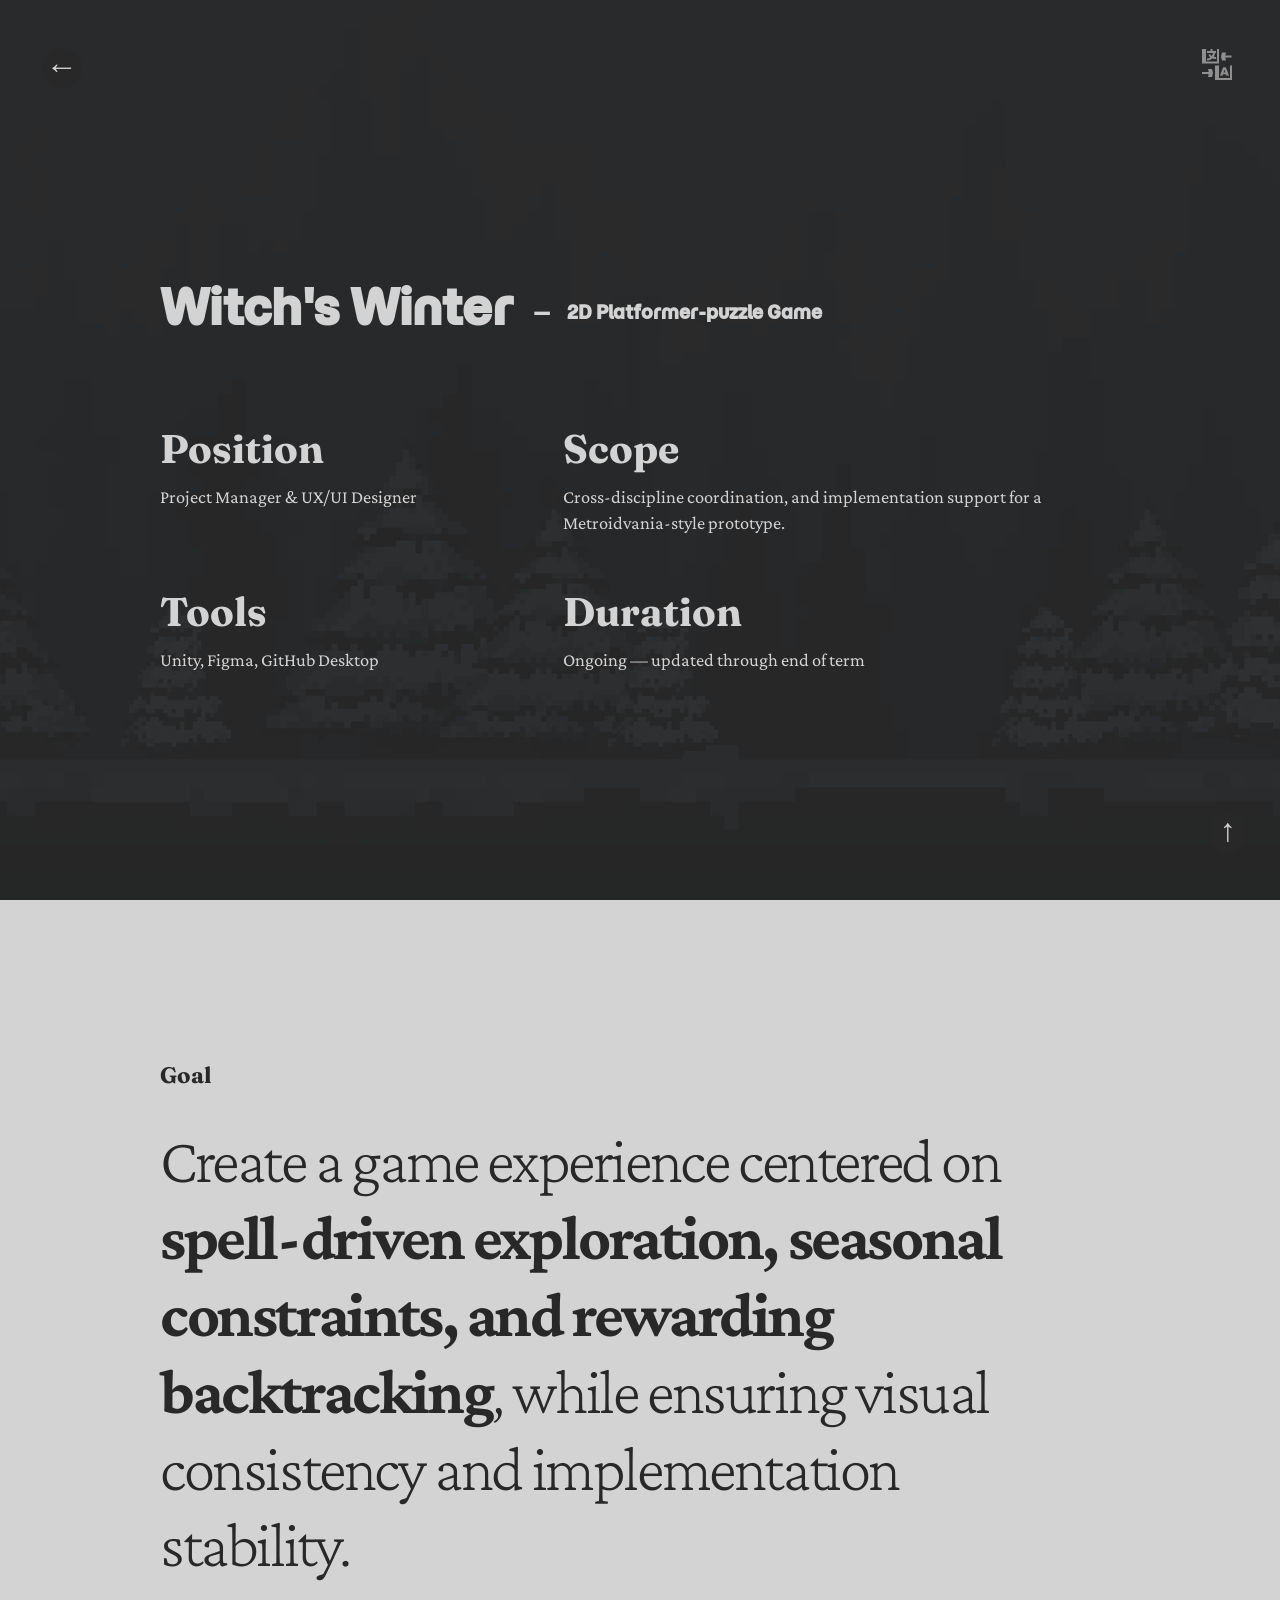
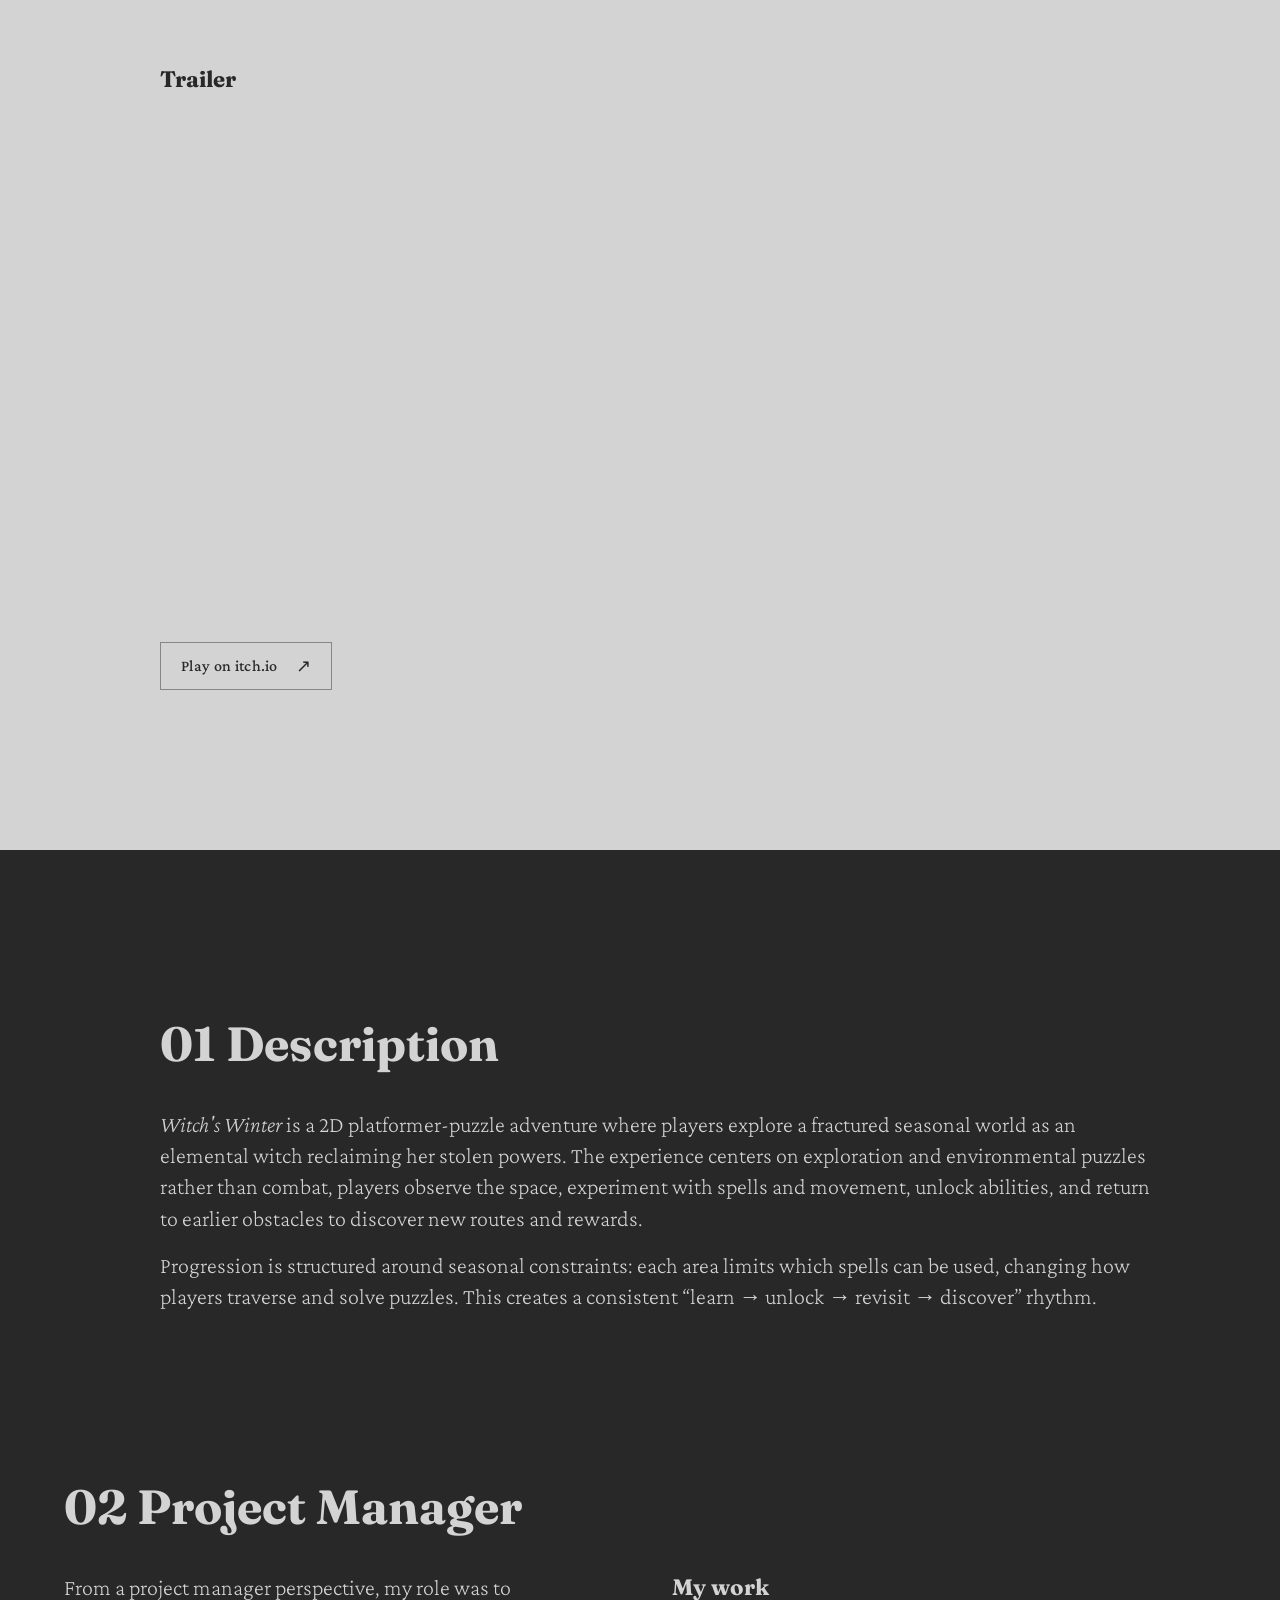
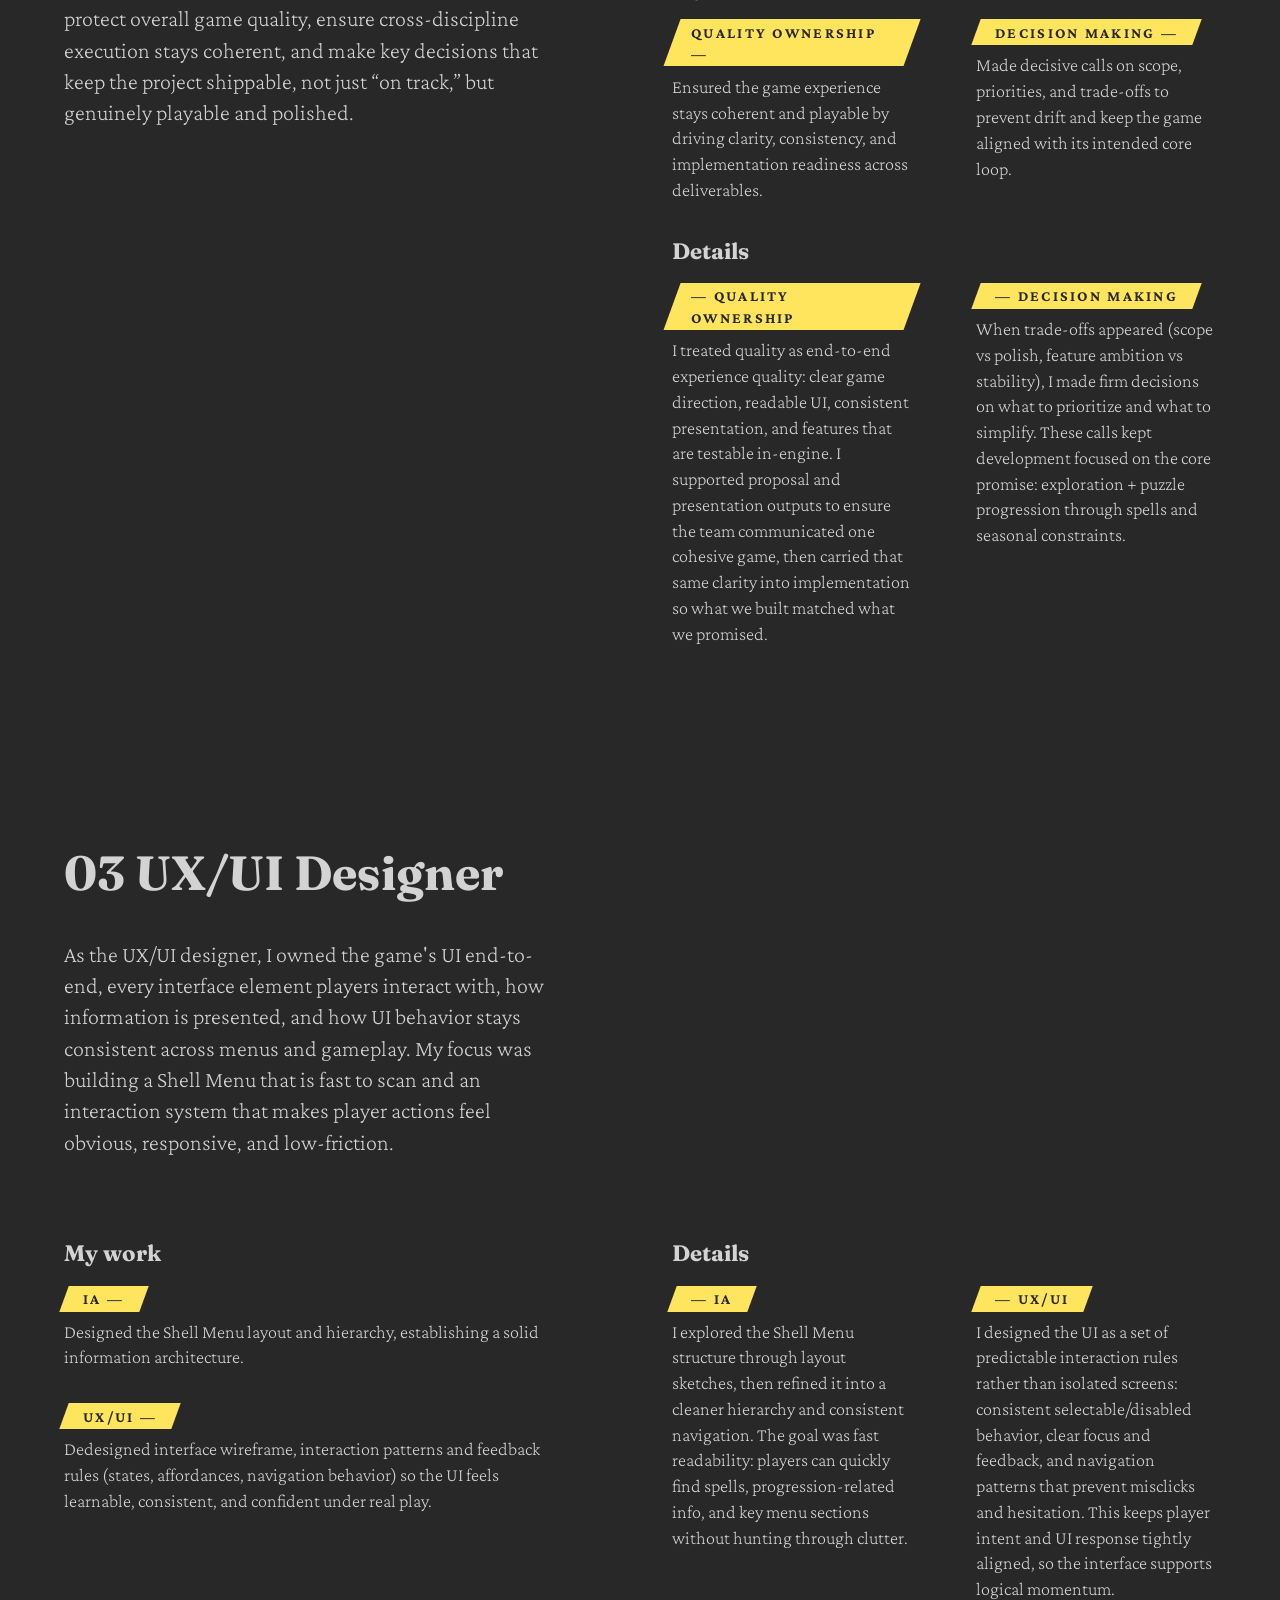
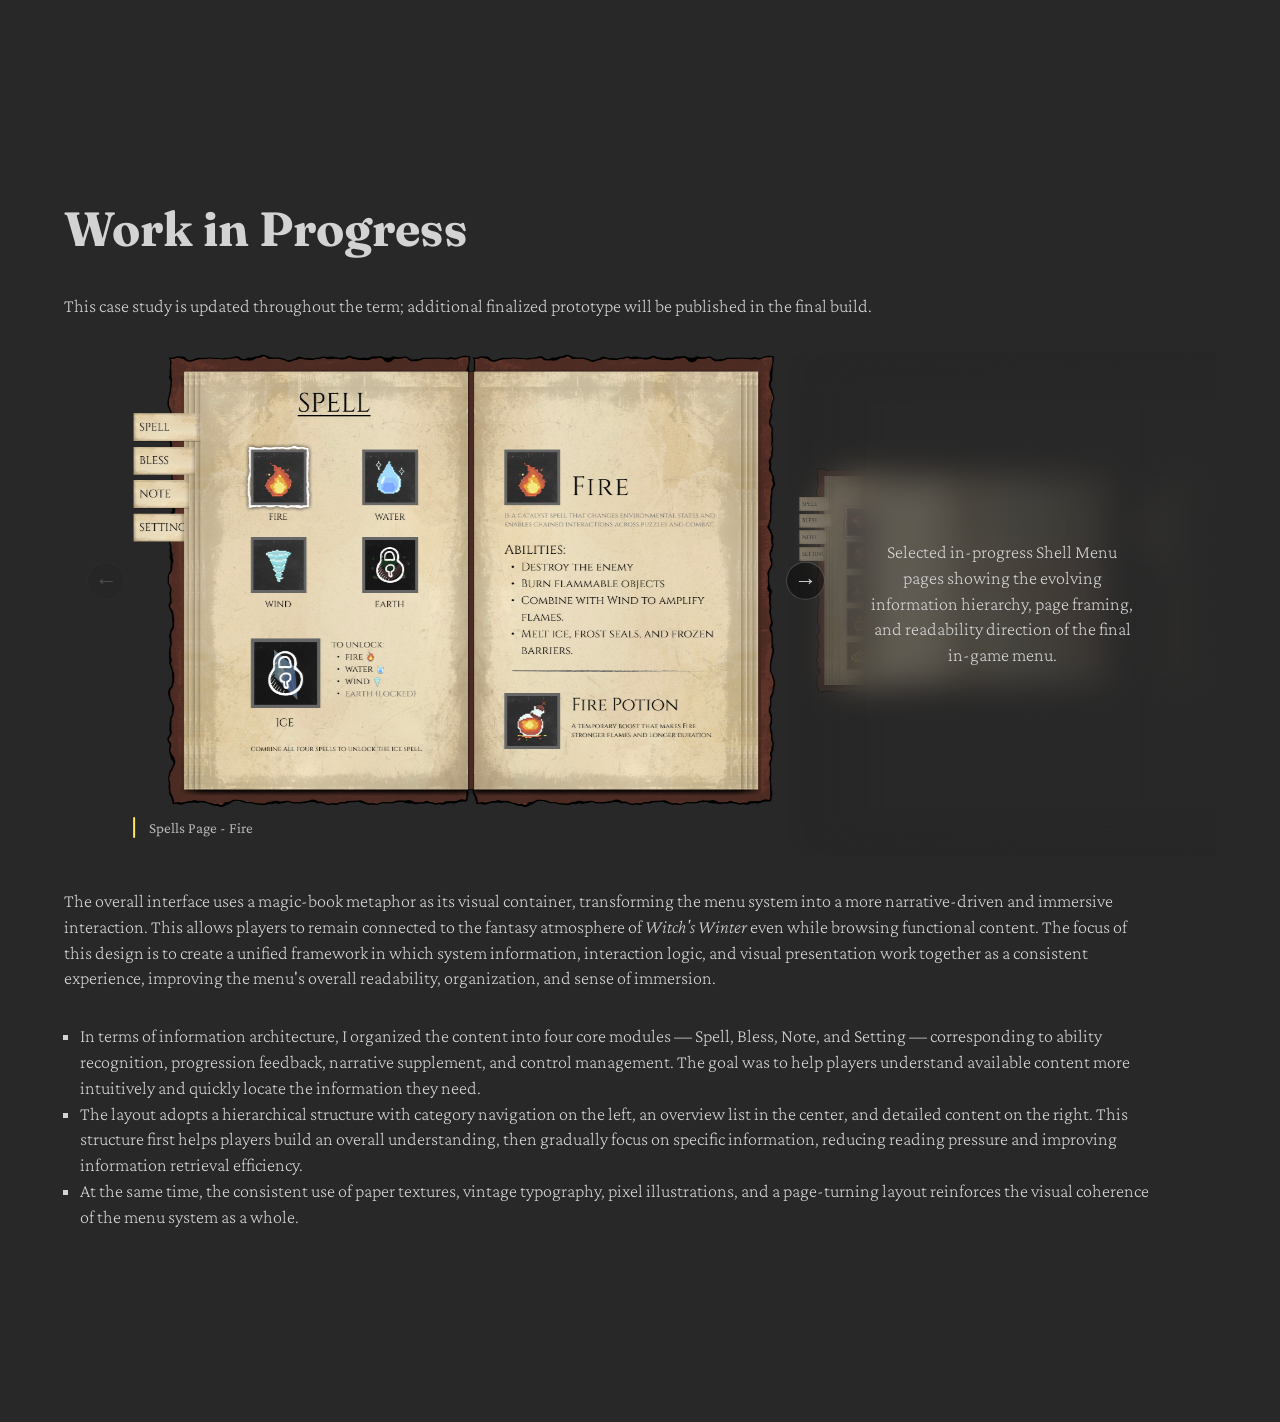
<file: witch's-winter.html>
<!DOCTYPE html>
<html lang="en" data-lang="en">

    <head>
    <meta charset="UTF-8">
    <meta name="viewport" content="width=device-width, initial-scale=1">

    <title>WITCH'S WINTER</title>

    <link rel="stylesheet" href="css/project.css">
    <link rel="stylesheet" href="css/project-grid.css">

    <script src="js/lightbox.js" defer></script>
    <script src="js/lang-toggle.js" defer></script>
    <script src="js/wip-gallery.js" defer></script>

    <link rel="preconnect" href="https://fonts.googleapis.com">
    <link rel="preconnect" href="https://fonts.gstatic.com" crossorigin>
    <link href="https://fonts.googleapis.com/css2?family=Crimson+Pro:ital,wght@0,200..900;1,200..900&family=Fraunces:ital,opsz,wght@0,9..144,100..900;1,9..144,100..900&family=Momo+Trust+Display&display=swap" rel="stylesheet">

    </head>

    <body>
        <header id="backToTop">

            <img src="img/410/header.png" alt="A scene from witch's winter for header background" width="1920" height="960" class="headerCover">

            <nav class="homeNav">
                <button id="langToggle" class="langToggleBtn" type="button" aria-label="Switch language">
                    <img src="img/language-white.png" class="langIcon" width="64" height="64" alt="" data-nozoom>
                </button>
            </nav>
            
            <div class="backButton">
                <a href="index.html" class="navButton1">Back to portfolio</a>
            </div>

            <div class="backToTopButton">
                <a href="#backToTop" class="navButton2">Back to Top</a>
            </div>

            <div class="forIndex">

                <h1 class="heading">
                    <span class="projectName">
                        <span class="lang-en">Witch's Winter</span>
                        <span class="lang-zh">冬境魔女</span>
                    </span>
                    <span class="dashLine">—</span>
                    <span class="genre">
                        <span class="lang-en">2D Platformer-puzzle Game</span>
                        <span class="lang-zh">2D 平台解谜游戏</span>
                    </span>
                </h1>

                <div class="projectHeader grid">
                    <div class="overview">
                        <h2>
                            <span class="lang-en">Position</span>
                            <span class="lang-zh">职责</span>
                        </h2>
                        <p>
                            <span class="lang-en">Project Manager &amp; UX/UI Designer</span>
                            <span class="lang-zh">项目管理 & UX/UI 设计</span>
                        </p>
                    </div>

                    <div class="overview">
                        <h2>
                            <span class="lang-en">Scope</span>
                            <span class="lang-zh">范围</span>
                        </h2>
                        <p>
                            <span class="lang-en">Cross-discipline coordination, and implementation support for a Metroidvania-style prototype.</span>
                            <span class="lang-zh">跨职能协作推进，并为类银河城原型提供落地实现支持。</span>
                        </p>
                    </div>

                    <div class="overview">
                        <h2>
                            <span class="lang-en">Tools</span>
                            <span class="lang-zh">工具</span>
                        </h2>
                        <p>Unity, Figma, GitHub Desktop</p>
                    </div>

                    <div class="overview">
                        <h2>
                            <span class="lang-en">Duration</span>
                            <span class="lang-zh">周期</span>
                        </h2>
                        <p>
                            <span class="lang-en">Ongoing — updated through end of term</span>
                            <span class="lang-zh">进行中 — 将持续更新至学期末</span>
                        </p>
                    </div>
                
                </div>
            
            </div>


        </header>

        <main>
            <section class="projectTop">
                <h3>
                    <span class="lang-en">Goal</span>
                    <span class="lang-zh">项目目标</span>
                </h3>

                <div class="goalText">
                    <p>
                        <span class="lang-en">
                            Create a game experience centered on <strong>spell-driven exploration, seasonal constraints, and rewarding backtracking</strong>, while ensuring visual consistency and implementation stability.
                        </span>
                        <span class="lang-zh">
                            构建以<strong>法术驱动、季节约束与回溯探索</strong>为核心的游戏体验，兼顾视觉一致性与实现稳定性。
                        </span>
                    </p>
                </div>

                <h3>
                    <span class="lang-en">Trailer</span>
                    <span class="lang-zh">预告片</span>
                </h3>

                <iframe width="560" height="315" src="https://www.youtube.com/embed/WRrMV-IB6h8" title="YouTube video player" allow="accelerometer; autoplay; clipboard-write; encrypted-media; gyroscope; picture-in-picture; web-share" referrerpolicy="strict-origin-when-cross-origin" allowfullscreen></iframe>

                <div class="projectPlay">
                    <a
                        class="gameButton"
                        href="https://rayrayrayyuge.itch.io/witchs-winter"
                        target="_blank"
                        rel="noopener noreferrer"
                        aria-label="Play Witch's Winter on itch.io"
                    >
                        <span class="lang-en">Play on itch.io</span>
                        <span class="lang-zh">前往 itch.io 游玩</span>

                        <span class="gameButtonArrow" aria-hidden="true">↗</span>
                    </a>
                </div>


            </section>

            <section class="projectMiddle">
                <div class="description">
                    <h3>
                        <span class="lang-en">01 Description</span>
                        <span class="lang-zh">01 项目简介</span>
                    </h3>

                    <p class="intro">
                        <span class="lineBreak lang-en">
                            <em>Witch's Winter</em> is a 2D platformer-puzzle adventure where players explore a fractured seasonal world as an elemental witch reclaiming her stolen powers. The experience centers on exploration and environmental puzzles rather than combat, players observe the space, experiment with spells and movement, unlock abilities, and return to earlier obstacles to discover new routes and rewards.
                        </span>
                        <span class="lineBreak lang-zh">
                            《冬境魔女》是一款 2D 平台解谜冒险游戏。玩家扮演一名元素魔女，在破碎的四季世界中夺回被夺走的力量。体验核心以探索与环境谜题为主而非战斗；玩家需要观察空间、尝试法术与移动能力、解锁新能力，并回到早期阻挡点，通过回溯探索发现新的路径与奖励。
                        </span>

                        <span class="lang-en">
                            Progression is structured around seasonal constraints: each area limits which spells can be used, changing how players traverse and solve puzzles. This creates a consistent “learn → unlock → revisit → discover” rhythm.
                        </span>
                        <span class="lang-zh">
                            进程围绕“季节限制”展开：不同区域会限制可用法术，从而改变玩家的通行方式与解谜策略，形成稳定的“学习 → 解锁 → 回访 → 发现”的节奏。
                        </span>
                    </p>
                </div>

                <div class="strongDesign">
                    <h3>
                        <span class="lang-en">02 Project Manager</span>
                        <span class="lang-zh">02 项目管理</span>
                    </h3>

                    <div class="contentGrid grid">
                        <div>
                            <p class="intro introMargin">
                                <span class="lang-en">
                                    From a project manager perspective, my role was to protect overall game quality, ensure cross-discipline execution stays coherent, and make key decisions that keep the project shippable, not just “on track,” but genuinely playable and polished.
                                </span>
                                <span class="lang-zh">
                                    从项目管理视角，我的职责是守住整体品质、确保跨职能交付保持一致，并在关键节点做出决定，让项目能在交付时达到真正可玩且经过精细打磨后的状态。
                                </span>
                            </p>
                        </div>

                        <div class="myWork">
                            <h4>
                                <span class="lang-en">My work</span>
                                <span class="lang-zh">我的工作</span>
                            </h4>

                            <div class="insideGrid grid">
                                <div>
                                    <h5 class="workOne">
                                        <span class="lang-en">QUALITY OWNERSHIP —</span>
                                        <span class="lang-zh">质量把控 —</span>
                                    </h5>
                                    <p class="workLeft">
                                        <span class="lang-en">
                                            Ensured the game experience stays coherent and playable by driving clarity, consistency, and implementation readiness across deliverables.
                                        </span>
                                        <span class="lang-zh">
                                            以体验可玩且一致为目标推动产出，强化清晰度、统一性与实现可落地性，确保交付可测试、可迭代。
                                        </span>
                                    </p>
                                </div>

                                <div>
                                    <h5 class="workTwo">
                                        <span class="lang-en">DECISION MAKING —</span>
                                        <span class="lang-zh">决策推进 —</span>
                                    </h5>
                                    <p class="workLeft">
                                        <span class="lang-en">
                                            Made decisive calls on scope, priorities, and trade-offs to prevent drift and keep the game aligned with its intended core loop.
                                        </span>
                                        <span class="lang-zh">
                                            对范围、优先级与取舍做决策，防止偏离目标，使项目始终对齐预期核心循环。
                                        </span>
                                    </p>
                                </div>

                            </div>

                            <h4>
                                <span class="lang-en">Details</span>
                                <span class="lang-zh">具体内容</span>
                            </h4>

                            <div class="insideGrid grid">
                                <div>
                                    <h5 class="workOne">
                                        <span class="lang-en">— QUALITY OWNERSHIP</span>
                                        <span class="lang-zh">— 质量把控</span>
                                    </h5>
                                    <p>
                                        <span class="lang-en">
                                            I treated quality as end-to-end experience quality: clear game direction, readable UI, consistent presentation, and features that are testable in-engine. I supported proposal and presentation outputs to ensure the team communicated one cohesive game, then carried that same clarity into implementation so what we built matched what we promised.
                                        </span>
                                        <span class="lang-zh">
                                            将质量定义为端到端的体验质量：清晰的游戏方向、可读的 UI、一致的呈现方式，以及能够在引擎中被验证的功能实现。我参与提案与展示内容的打磨，确保团队对外表达的是一个统一的游戏；并把同样的清晰度带入实现阶段，让最终构建与承诺内容一致。
                                        </span>
                                    </p>
                                </div>

                                <div>
                                    <h5 class="workTwo">
                                        <span class="lang-en">— DECISION MAKING</span>
                                        <span class="lang-zh">— 决策推进</span>
                                    </h5>
                                    <p>
                                        <span class="lang-en">
                                            When trade-offs appeared (scope vs polish, feature ambition vs stability), I made firm decisions on what to prioritize and what to simplify. These calls kept development focused on the core promise: exploration + puzzle progression through spells and seasonal constraints.
                                        </span>
                                        <span class="lang-zh">
                                            当出现取舍（范围 vs 打磨、独特想法 vs 稳定性）时，我会明确选择优先项并推动简化方案。这样的决策让开发始终聚焦于核心承诺：通过法术与季节限制驱动的探索与解谜式进程推进。
                                        </span>
                                    </p>
                                </div>
                            </div>
                        </div>
                    </div>
                </div>

                <div class="strongDesign">
                    <h3>
                        <span class="lang-en">03 UX/UI Designer</span>
                        <span class="lang-zh">03 UX/UI 设计</span>
                    </h3>

                    <p class="intro introMargin">
                        <span class="lang-en">
                            As the UX/UI designer, I owned the game's UI end-to-end, every interface element players interact with, how information is presented, and how UI behavior stays consistent across menus and gameplay. My focus was building a Shell Menu that is fast to scan and an interaction system that makes player actions feel obvious, responsive, and low-friction.
                        </span>
                        <span class="lang-zh">
                            作为 UX/UI 设计师，我负责游戏全部的界面组件，包括玩家会交互到的全部界面元素、信息呈现方式，以及菜单与游戏内的行为的一致性。我的重点是打造一套可快速扫读的 Shell Menu，并建立一套低摩擦的交互规则，让玩家操作更直觉、反馈更及时、响应更可靠。
                        </span>
                    </p>

                    <div class="myWork">
                        <div class="contentGrid grid">
                            <div>
                                <h4>
                                    <span class="lang-en">My work</span>
                                    <span class="lang-zh">我的工作</span>
                                </h4>

                                <h5 class="workOne">
                                    <span class="lang-en">IA —</span>
                                    <span class="lang-zh">信息架构 —</span>
                                </h5>
                                <p class="workLeft">
                                    <span class="lang-en">
                                    Designed the Shell Menu layout and hierarchy, establishing a solid information architecture.
                                    </span>
                                    <span class="lang-zh">
                                    设计 Shell Menu 的布局与层级，建立稳定的信息架构。
                                    </span>
                                </p>

                                <h5 class="workTwo">
                                    <span class="lang-en">UX/UI —</span>
                                    <span class="lang-zh">UX/UI —</span>
                                </h5>
                                <p class="workLeft">
                                    <span class="lang-en">
                                    Dedesigned interface wireframe, interaction patterns and feedback rules (states, affordances, navigation behavior) so the UI feels learnable, consistent, and confident under real play.
                                    </span>
                                    <span class="lang-zh">
                                    设计界面框架交互模式与反馈规则（状态、可供性、导航行为），让 UI 在真实游玩中更易学、更一致、且更具确定性。
                                    </span>
                                </p>
                            </div>

                            <div>
                                <h4>
                                    <span class="lang-en">Details</span>
                                    <span class="lang-zh">具体内容</span>
                                </h4>

                                <div class="insideGrid grid">
                                    <div>
                                        <h5 class="workOne">
                                            <span class="lang-en">— IA</span>
                                            <span class="lang-zh">— 信息架构</span>
                                        </h5>
                                        <p>
                                            <span class="lineBreak lang-en">
                                            I explored the Shell Menu structure through layout sketches, then refined it into a cleaner hierarchy and consistent navigation. The goal was fast readability: players can quickly find spells, progression-related info, and key menu sections without hunting through clutter.
                                            </span>
                                            <span class="lineBreak lang-zh">
                                            我先通过布局草图探索 Shell Menu 的结构，再收敛成更干净的层级与一致的导航方式。目标是“快速可读”：玩家无需在杂乱信息中搜索，就能迅速定位法术、成长相关信息与关键菜单区域。
                                            </span>
                                        </p>
                                    </div>

                                    <div>
                                        <h5 class="workTwo">
                                            <span class="lang-en">— UX/UI</span>
                                            <span class="lang-zh">— UX/UI</span>
                                        </h5>
                                        <p>
                                            <span class="lineBreak lang-en">
                                            I designed the UI as a set of predictable interaction rules rather than isolated screens: consistent selectable/disabled behavior, clear focus and feedback, and navigation patterns that prevent misclicks and hesitation. This keeps player intent and UI response tightly aligned, so the interface supports logical momentum.
                                            </span>
                                            <span class="lineBreak lang-zh">
                                            我把 UI 设计为一套“可预测的交互规则”，而不是一堆孤立页面：统一的可选/禁用行为、清晰的焦点与反馈，以及能减少误触与犹豫的导航模式。这样能让玩家意图与 UI 响应紧密对齐，使界面更好地支持游玩节奏与行为逻辑。
                                            </span>
                                        </p>
                                    </div>
                                </div>
                            </div>
                        </div>
                    </div>
                </div>

                <div class="strongDesign">
                    <h3>
                        <span class="lang-en">Work in Progress</span>
                        <span class="lang-zh">进行中</span>
                    </h3>
                    <p>
                        <span class="lang-en">
                            This case study is updated throughout the term; additional finalized prototype will be published in the final build.
                        </span>
                        <span class="lang-zh">
                            本案例将持续随学期更新；更多最终定稿的原型内容会在期末版本中发布。
                        </span>
                    </p>

                    <div class="wipGallery" data-wip-gallery>
                        <div class="wipCarousel" role="region" aria-label="Work in Progress gallery">
                            <div class="wipCarousel-viewport">
                                <button class="wipCarousel-btn wipCarousel-prev" type="button" aria-label="Previous page">←</button>
                                <button class="wipCarousel-btn wipCarousel-next" type="button" aria-label="Next page">→</button>

                                <div class="wipCarousel-track">
                                    <figure class="wipCard">
                                        <img src="img/410/firespellPage.png" alt="Spells panel" width="1157" height="820">
                                        <figcaption>
                                            <span class="lang-en">Spells Page - Fire</span>
                                            <span class="lang-zh">法术页面 - 火焰</irespan>
                                        </figcaption>
                                    </figure>

                                    <figure class="wipCard">
                                        <img src="img/410/dashPage.png" alt="Bless panel - Dash" width="1157" height="820">
                                        <figcaption>
                                            <span class="lang-en">Bless Page - Dash</span>
                                            <span class="lang-zh">祝福页面 - 冲刺</span>
                                        </figcaption>
                                    </figure>

                                    <figure class="wipCard">
                                        <img src="img/410/double-jumpPage.png" alt="Bless panel - Double Jump" width="1157" height="820">
                                        <figcaption>
                                            <span class="lang-en">Bless Page - Double Jump</span>
                                            <span class="lang-zh">祝福页面 - 二段跳</span>
                                        </figcaption>
                                    </figure>

                                    <figure class="wipCard">
                                        <img src="img/410/necklacePage.png" alt="Bless panel - Necklace" width="1157" height="820">
                                        <figcaption>
                                            <span class="lang-en">Bless Page - Necklace</span>
                                            <span class="lang-zh">祝福页面 - 项链</span>
                                        </figcaption>
                                    </figure>

                                    <figure class="wipCard">
                                        <img src="img/410/ringPage.png" alt="Bless panel - Ring" width="1157" height="820">
                                        <figcaption>
                                            <span class="lang-en">Bless Page - Ring</span>
                                            <span class="lang-zh">祝福页面 - 戒指</span>
                                        </figcaption>
                                    </figure>

                                    <figure class="wipCard">
                                        <img src="img/410/crownPage.png" alt="Bless panel - Crown" width="1100" height="820">
                                        <figcaption>
                                            <span class="lang-en">Crown Page - Crown</span>
                                            <span class="lang-zh">祝福页面 - 皇冠</span>
                                        </figcaption>
                                    </figure>

                                    <figure class="wipCard">
                                        <img src="img/410/notePage.png" alt="Note panel" width="1100" height="820">
                                        <figcaption>
                                            <span class="lang-en">Note Page</span>
                                            <span class="lang-zh">笔记页面</span>
                                        </figcaption>
                                    </figure>

                                    <figure class="wipCard">
                                        <img src="img/410/settingsPage.png" alt="Settings panel" width="1100" height="820">
                                        <figcaption>
                                            <span class="lang-en">Settings Page</span>
                                            <span class="lang-zh">设置页面</span>
                                        </figcaption>
                                    </figure>
                                </div>

                                <div class="wipCarousel-overlay" aria-hidden="true"></div>

                                <div class="wipCarousel-copy" aria-hidden="true">
                                    <p>
                                        <span class="lang-en">
                                            Selected in-progress Shell Menu pages showing the evolving information hierarchy, page framing, and readability direction of the final in-game menu.
                                        </span>
                                        <span class="lang-zh">
                                            当前展示的是进行中的 Shell Menu 页面，用于呈现最终游戏菜单在信息层级、页面框架与可读性方向上的持续迭代。
                                        </span>
                                    </p>
                                </div>
                            </div>
                        </div>
                    </div>
                    <p>
                        <span class="lang-en">
                            The overall interface uses a magic-book metaphor as its visual container, transforming the menu system into a more narrative-driven and immersive interaction. This allows players to remain connected to the fantasy atmosphere of <em>Witch's Winter</em> even while browsing functional content. The focus of this design is to create a unified framework in which system information, interaction logic, and visual presentation work together as a consistent experience, improving the menu's overall readability, organization, and sense of immersion.
                        </span>
                        <span class="lang-zh">
                            整体界面以“魔法书”作为视觉载体，将菜单系统转化为一种更具叙事感和沉浸感的交互形式，使玩家在浏览功能时依然保持与《冬境魔女》奇幻氛围的一致连接。这个设计的关注的点是通过统一的框架，让系统信息、操作逻辑与美术表现形成一致的体验，提升菜单在可读性、组织性与沉浸感上的整体完成度。
                        </span>
                    </p>
                    <ul>
                        <li>
                            <span class="lang-en">In terms of information architecture, I organized the content into four core modules — Spell, Bless, Note, and Setting — corresponding to ability recognition, progression feedback, narrative supplement, and control management. The goal was to help players understand available content more intuitively and quickly locate the information they need.</span>
                            <span class="lang-zh">在信息架构上，我将内容整合为 Spell、Bless、Note 与 Setting 四个核心模块，分别对应能力认知、成长反馈、文本补充与操作管理，目的是让玩家能够用更直观的方式理解当前可用内容，并快速定位自己需要的信息。</span>
                        </li>
                        <li>
                            <span class="lang-en">The layout adopts a hierarchical structure with category navigation on the left, an overview list in the center, and detailed content on the right. This structure first helps players build an overall understanding, then gradually focus on specific information, reducing reading pressure and improving information retrieval efficiency.</span>
                            <span class="lang-zh">版式上采用左侧分类导航、中部列表概览、右侧详情展示的层级结构，先帮助玩家建立整体认知，再逐步聚焦具体内容，从而降低阅读压力并提升信息检索效率。</span>
                        </li>
                        <li>
                            <span class="lang-en">At the same time, the consistent use of paper textures, vintage typography, pixel illustrations, and a page-turning layout reinforces the visual coherence of the menu system as a whole.</span>
                            <span class="lang-zh">与此同时，统一的纸张材质、复古字体、像素插图与翻页式布局，共同强化了菜单在视觉语言上的整体性。</span>
                        </li>
                    </ul>
                </div>

            </section>
            
        </main>

    </body>

</html>
</file>
<file: css/main.css>
* {
  box-sizing: border-box;
  margin: 0;
  padding: 0;
}

a:focus {
  outline: 2px solid #282828;
  outline-offset: 4px;
  border-radius: 99px;
}

a:focus img {
  opacity: 0.8;
  outline: 2px solid #282828;
  outline-offset: 4px;
}

/* MDN – scroll-snap-type reference:
   https://developer.mozilla.org/en-US/docs/Web/CSS/Reference/Properties/scroll-snap-type */
html {
  scroll-snap-type: y mandatory;
  scroll-behavior: smooth;
}

body {
  background-color: #D3D3D3;
  font-family: "Crimson Pro", "Georgia", serif;
  color: #282828;
  font-size: 1.15rem;
  line-height: 1.4;
}

h1 {
  font-family: "Momo Trust Display", system-ui, sans-serif;
}

h2, h3, h4, a {
  font-family: "Fraunces", "Times New Roman", serif;
}

/* ---------- Language toggle ---------- */
html[data-lang="en"] .lang-zh { display: none !important; }
html[data-lang="zh"] .lang-en { display: none !important; }

/* language icon button (top-right) */
.langToggleBtn {
  /* grid-column: 2; */
  grid-row: 1 / span 2;
  align-self: center;

  background: transparent;
  border: 0;
  padding: 0;
  margin: 0;
  cursor: pointer;
}

.langIcon {
  width: 32px;
  height: auto;
  display: block;
  opacity: 0.6;
  transition-duration: 0.4s;
}

.langToggleBtn:hover .langIcon {
  opacity: 1;
}

.langToggleBtn:focus-visible {
  outline: 2px solid #282828;
  outline-offset: 8px;
  border-radius: 99px;
}



/* header */

.homeHeader {
  position: relative;
  z-index: 1;
}

.homeNav {
  display: grid;
  grid-template-columns: auto auto;
  column-gap: 2rem;
  row-gap: 0.25rem;
  
  position: absolute;
  top: 2rem;
  right: 3rem;
}

.navButton1 {
  display: block;
  position: relative;

  text-decoration: none;
  color: #282828;
  overflow: hidden;
}

.static {
  display: block;
  font-size: 1.2rem;
  transition-duration: 0.4s;
}

.navButton2 {
  display: block;
  position: relative;
  text-decoration: none;
  color: #282828;
  padding-right: 1rem;
}

/* Pseudo-element references:
   MDN – ::before
   https://developer.mozilla.org/en-US/docs/Web/CSS/Reference/Selectors/::before

   MDN – ::after
   https://developer.mozilla.org/en-US/docs/Web/CSS/Reference/Selectors/::after
*/
.nav-portfolio::after {
  content: "Portfolios";
  position: absolute;
  font-size: 1.2rem;
  color: #282828;
  transition-duration: 0.4s;
}

.nav-about::after {
  content: "About me";
  position: absolute;
  font-size: 1.2rem;
  color: #282828;
  transition-duration: 0.4s;
}

html[data-lang="zh"] .nav-portfolio::after { content: "作品集"; }
html[data-lang="zh"] .nav-about::after { content: "看看我"; }

.navButton1:hover .static {
  transform: translateY(-100%);
}

.navButton1:hover::after {
  transform: translateY(-100%);
}

.navButton2::before {
  content: "";
  position: absolute;
  top: 50%;
  right: 0;
  width: 0.5rem;
  height: 0.5rem;
  background-color: #282828;
  transform-origin: center;
  transform: scale(0);
  transform: translateY(-50%) scale(0) rotate(0deg);
  transition-duration: 0.4s;
}

.navButton2:hover {
  opacity: 0.5;
}

.navButton2:hover::before {
  transform: translateY(-50%) scale(1) rotate(315deg);
}

.myFocus {
  position: fixed;
  font-size: 0.75rem;
  top: 1rem;
  left: 0.5rem;
  letter-spacing: 0.15rem;
  color: #888888;
}

.focus {
  display: inline-block;
  margin: 0 0.5rem;
}

.myHeart {
  position: fixed;
  font-size: 0.75rem;
  transform-origin: right bottom;
  transform: rotate(90deg);
  right: 2rem;
  bottom: 1rem;
  letter-spacing: 0.15rem;
  color: #888888;
}

.myHeart span {
  display: inline-block; 
}

.heartIcon {
  margin-left: 0.5rem;
  transform: rotate(-90deg);
}

.myList {
  position: fixed;
  left: 1rem;
  top: 50%;
  transform: translateY(-50%);
  display: flex;
  flex-direction: column;
  align-items: flex-start;
  gap: 0.5rem;
}

.listTitle {
  font-size: 0.85rem;
}

.listLabel {
  position: relative;
  margin-top: 1rem;
  margin-bottom: 0.25rem;
  font-size: 0.75rem;
  letter-spacing: 0.15rem;
  color: #888888;
}

.listLabel::before {
  content: "";
  position: absolute;
  top: 0;
  left: 0;
  width: 2.5rem;
  height: 1px;
  background-color: #6a8e74;
  transform: translateY(-0.4rem);

  /* animation-name: lineMove;
  animation-duration: 5s;
  animation-timing-function: ease-in-out;
  animation-iteration-count: infinite; */
}

/* @keyframes lineMove {
  0% {
    width: 2.5rem;
  }

  50% {
    width: 5rem;
  }

  100% {
    width: 2.5rem;
  }
} */

/* header */



/* section */

main {
  display: block;
  padding-inline: 10rem;
}

.hero, .project, .aboutMe {
  min-height: 100vh;
  scroll-snap-align: start;
  
  display: flex; 
  flex-direction: column;
  justify-content: center;
}

/* section */



/* top */

.heroTitle {
  font-family: "Momo Trust Display", sans-serif;
  text-align: center;
  font-size: 8vw;
  margin-top: 6rem;
  margin-bottom: 4rem;
  white-space: nowrap;
  cursor: default;
}

.heroTitle span {
  display: inline-block;
  transition-duration: 0.4s;
}

.heroTitle span:hover {
  transform: translateY(-1rem);
}

.scrollHint {
  display: flex;
  align-items: center;
  justify-content: center;
  gap: 1rem;
  font-size: 0.75rem;
  color: #888888;
}

.mouseIcon {
  width: 18px;
  height: 28px;
  border-radius: 100px;
  border: 2px solid #282828;
  position: relative;
}

.mouseWheel {
  position: absolute;
  left: 50%;
  top: 4px;
  width: 3px;
  height: 6px;
  border-radius: 100px;
  background: #282828;

  animation-name: wheelMove;
  animation-duration: 1.2s;
  animation-timing-function: ease-in-out;
  animation-iteration-count: infinite;
}


@keyframes wheelMove {
  0% {
    transform: translate(-50%, 0);
    opacity: 0;
  }
  30% {
    opacity: 1;
  }
  100% {
    transform: translate(-50%, 8px);
    opacity: 0;
  }
}

/* top */






/* portfolio */

.gameImage {
  transition-duration: 0.2s;
  box-shadow: 0 20px 30px rgba(40, 40, 40, 0.1);
}

.gameImage:hover {
  transform: scale(1.02);
  opacity: 0.8;
  box-shadow: 0 20px 30px rgba(40, 40, 40, 0.5);
}

/* MDN – cursor reference:
   https://developer.mozilla.org/en-US/docs/Web/CSS/Reference/Properties/cursor#url */
.imageCursor:hover {
  cursor: url("../img/view.png") 30 30, pointer;
}

.project h2 {
  font-size: 2rem;
}

.projectDes {
  text-align: end;
  align-self: end;
  margin-right: 0.25rem;
}

.gameImage {
  display: block;
  max-width: 100%;
  height: auto;
}

.projectButton {
  display: inline-block;
  align-items: center;
  justify-content: center;
  position: relative;
  padding: 0.6rem 2rem;
  margin-top: 2rem;
  border-radius: 99px;
  border: 1px solid #282828;
  font-size: 1.4rem;
  letter-spacing: 0.15rem;
  color: #282828;
  text-decoration: none;
  overflow: hidden;
}

.projectBtn-text {
  position: relative;
}

.projectButton::before {
  content: "";
  position: absolute;
  inset: 0;
  background-color: #282828;
  transform: scaleX(0);
  transform-origin: left;
  transition-duration: 0.4s;
}

.projectButton:hover::before, .projectButton:focus::before {
  transform: scaleX(1);
}

.projectButton:hover, .projectButton:focus {
  color: #D3D3D3;
  border-color: #282828;
}


/* portfolio */




/* about */

.aboutMe {
  max-width: 80rem;
  margin: 0 auto;
}

.aboutMe h2 {
  font-size: 3rem;
  margin-left: 6rem;
  margin-bottom: 4rem;
}

.aboutMe h3 {
  font-size: 1.6rem;
}

.aboutMe h4 {
  font-size: 1.2rem;
  margin: 1rem 0;
}

.aboutMe .courseWorkH4 {
  margin-top: 3rem;
  margin-bottom: 2rem;
}

.aboutMe h5 {
  font-size: 1.15rem;
}

.aboutMe p {
  font-size: 1.15rem;
  margin-top: 3rem;
  margin-bottom: 1rem;
}

.lineOne, .lineTwo {
  display: block;
  margin-bottom: 1rem;
}

.aboutMe .example {
  margin-top: 1rem;
}

.aboutMePhoto {
  display: block;
  max-width: 60%;
  height: auto;
}

.sfuLogo, .lilithLogo {
  display: block;
  width: 100px;
  height: auto;
}

.aboutMeSkill {
  display: block;
  height: 70px;
  width: auto;
}

.skill-item {
  display: block;
  justify-self: start;
}

.skill-item figcaption {
  margin-top: 1rem;
  font-size: 0.95rem;
  text-align: center;
}

ul {
  font-size: 1.05rem;
  margin-left: 1rem;
  list-style-type: square;
}

/* about */
</file>
<file: css/grid.css>
.grid {
    display: grid;
}

#menu-toggle {
    display: none; 
}

.aboutMe.grid {
    align-content: center;
    grid-template-columns: 1fr 1.1fr;
    column-gap: 4rem; 
}

.courseSort.grid {
    grid-template-columns: 1fr 1fr;
    gap: 2rem;
}

.project.grid {
    align-content: center;
    grid-template-columns: 1fr 3fr;
    column-gap: 4rem; 
    margin-left: 2rem;
}

.education-grid.grid, .experience-grid.grid {
    grid-template-columns: 2fr 1fr;
    gap: 1rem;
}

.skill-grid.grid {
    grid-template-columns: 1fr 1fr 1fr 1fr;
    gap: 2rem 3rem;
}

/* 1280px */
@media (width < 80rem) {

  .project.grid {
    grid-template-columns: 1fr;
  }

  .projectButton {
    margin-bottom: 1rem;
  }

  .aboutMe.grid {
    grid-template-columns: 1fr;
  }

  .aboutMeContent {
    margin-left: 6rem;
  }

  .projectButton {
    padding: 0.5rem 1.8rem;
    margin-top: 1.5rem;
    font-size: 1.2rem;
  }
  
}


/* 900px */
@media (width < 56.25rem) {

  .courseSort.grid {
    grid-template-columns: 1fr;
  }

  .projectDes {
    margin-right: 0.25rem;
  }

  .myList.hidden {
    display: none;
  }

  .myList {
    left: 0;
    width: 14rem;
    height: 100vh;
    padding: 0 2rem;
    background-color: #E4E7EC;
    justify-content: center;
    z-index: 10;
  }
  
  /* hamburger */
  #menu-toggle {
    display: block;
    position: fixed;
    left: 0.5rem;
    top: 50%;
    transform: translateY(-50%);
    width: 2rem;
    height: 2rem;
    border: none;
    background: transparent;
    cursor: pointer;
    font-size: 0;
    z-index: 2;
  }

  #menu-toggle::before, #menu-toggle::after {
    content: "";
    position: absolute;
    width: 1.5rem;
    height: 2px;
    background-color: #282828;
    transform-origin: center;
    transition-duration: 0.4s;
  }

  #menu-toggle::before {
    transform: translate(-50%, -5px);
  }

  #menu-toggle::after {
    transform: translate(-50%, 5px);
  }

  #menu-toggle[aria-expanded="true"] {
    margin-left: 14rem;
    background-color: #E4E7EC;
    border-radius: 99px;
  }

  #menu-toggle[aria-expanded="true"]::before {
    transform: translate(-50%, 0) rotate(45deg);
  }

  #menu-toggle[aria-expanded="true"]::after {
    transform: translate(-50%, 0) rotate(-45deg);
  }
  
  /* hamburger */


  main {
    padding-inline: 4rem;
  }

  .aboutMeContent {
    margin-left: 0rem;
  }

  .aboutMe h2 {
    font-size: 2.5rem;
    margin-left: 0;
    margin-bottom: 2rem;
  }

  .aboutMe h3 {
    font-size: 1.5rem;
  }

  .aboutMe h4 {
    font-size: 1.1rem;
    margin: 1rem 0;
  }

  .aboutMe h5 {
    font-size: 1.05rem;
  }

  .aboutMe p {
    font-size: 1.05rem;
    margin-top: 2rem;
    margin-bottom: 1rem;
  }

  ul {
    font-size: 0.95rem;
    margin-left: 1rem;
  }

  .myFocus {
    transform-origin: left bottom;
    transform: rotate(90deg);
    top: 0;
    left: 1rem;
  }

}

/* 650px */
@media (width < 40.625rem) {

  .aboutMe h2 {
    font-size: 2rem;
    margin-left: 0rem;
    margin-bottom: 2rem;
  }

  .aboutMe h3 {
    font-size: 1.4rem;
  }

  .aboutMe h4 {
    font-size: 1rem;
    margin: 1rem 0;
  }

  .aboutMe h5 {
    font-size: 0.95rem;
  }

  .aboutMe p {
    font-size: 0.95rem;
    margin: 1rem 0;
  }

  ul {
    font-size: 0.85rem;
    margin-left: 1rem;
  }

  .project h2 {
    font-size: 1.6rem;
  }

  .project p {
    font-size: 0.95rem;
  }

  .projectButton {
    padding: 0.4rem 1.6rem;
    font-size: 1rem;
    margin-top: 1rem;
    margin-bottom: 0.5rem;
  }

}

/* 560px */
@media (width < 35rem) {

  .skill-grid.grid {
    grid-template-columns: 1fr 1fr;
    gap: 2rem;
  }

}
</file>
<file: css/project.css>
* {
  box-sizing: border-box;
  margin: 0;
  padding: 0;
}

html {
  scroll-behavior: smooth;
}

body {
  font-family: "Crimson Pro", "Georgia", serif;
  font-size: 1.15rem;
  line-height: 1.4;
}

h1 {
  font-family: "Momo Trust Display", system-ui, sans-serif;
}

h2, h3, h4, a {
  font-family: "Fraunces", "Times New Roman", serif;
}


/* ---------- Language toggle ---------- */

.homeNav{
  position: absolute;
  top: 3rem;
  right: 3rem;
  z-index: 10;
}

html[data-lang="en"] .lang-zh { display: none !important; }
html[data-lang="zh"] .lang-en { display: none !important; }

/* language icon button (top-right) */
.langToggleBtn {
  /* grid-column: 2; */
  grid-row: 1 / span 2;
  align-self: center;

  background: transparent;
  border: 0;
  padding: 0;
  margin: 0;
  cursor: pointer;
}

.langIcon {
  width: 32px;
  height: auto;
  display: block;
  opacity: 0.6;
  transition-duration: 0.4s;
}

.langToggleBtn:hover .langIcon {
  opacity: 1;
}

.langToggleBtn:focus-visible {
  outline: 2px solid #888888;
  outline-offset: 8px;
  border-radius: 99px;
}


img {
  display: block;
  max-width: 100%;
  height: auto;
}

figure {
  margin-bottom: 2rem;
}

figcaption {
  margin-top: 0.5rem;
  font-size: 0.95rem;
  color: #b5b5b5;
  position: relative;
  padding-left: 1rem;
}

figcaption::before {
  content: "";
  position: absolute;
  left: 0;
  top: 0;
  bottom: 0;
  width: 2px;
  border-radius: 99px;
  background-color: #FFE45E;
}

/* header */

header {
  display: block;
  position: relative;
  color: #d3d3d3;
  background-color: #282828;
  min-height: 100vh;
  align-content: center;
}

.headerCover {
  position: absolute;
  inset: 0;
  width: 100%;
  height: 100%;
  object-fit: cover;
  opacity: 0.05;
}

.forIndex {
  position: relative;
  z-index: 1;
}

.backButton {
  display: block;
  position: absolute;
  top: 3rem;
  left: 2rem;
}

.navButton1 {
  display: block;
  position: relative;
  font-size: 0;
  width: 3.1rem;
  height: 2.5rem;
}

.navButton1::before {
  content: "←";
  position: absolute;
  color: #d3d3d3;
  background-color: #282828;
  border-radius: 99px;
  font-size: 2rem;
  width: 2.5rem;
  height: 2.5rem;
  right: 0;
  transition-duration: 0.4s;
  line-height: 35px;
  text-align: center;
}

.navButton1:hover, .navButton2:hover {
  outline: 2px solid #888888;
  outline-offset: 4px;
  border-radius: 99px;
}

.navButton1:hover::before {
  color: #282828;
  background-color: #d3d3d3;
  transform: translateX(-25%);
}

.backToTopButton {
  display: block;
  position: fixed;
  bottom: 3rem;
  right: 2rem;
  z-index: 10000;
}

.navButton2 {
  display: block;
  position: relative;
  font-size: 0;
  width: 2.5rem;
  height: 3.1rem;
}

.navButton2::before {
  content: "↑"; 
  position: absolute;
  width: 2.5rem;
  height: 2.5rem;
  bottom: 0;
  color: #d3d3d3;
  background-color: #282828;
  border-radius: 99px;
  font-size: 2rem;
  transition-duration: 0.4s;
  line-height: 35px;
  text-align: center;
}

.navButton2:hover::before {
  color: #282828;
  background-color: #d3d3d3;
  transform: translateY(-25%);
}

.navButton1:focus, .navButton2:focus {
  outline: 2px solid #888888;
  outline-offset: 4px;
  border-radius: 99px;
}

h2 {
  font-size: 2.5rem;
  margin-bottom: 0.5rem;
}

p {
  font-size: 1.15rem;
  margin-bottom: 2rem;
  font-weight: lighter;
  max-width: 67.5rem;
}

.overview p {
  font-weight: normal;
}

.projectHeader {
  margin: 0 10rem;
}

/* header */



/* top */

.projectTop {
  color: #282828;
  background-color: #d3d3d3;
  padding: 5rem 10rem 10rem 10rem;
}

.projectTop h3 {
  font-size: 1.4rem;
  margin-bottom: 2rem;
  margin-top: 5rem;
}

.heading {
  margin: 5rem 10rem;
  display: flex;
  align-items: center;
  gap: 1rem;
}

.projectName {
  font-size: 3rem;
  margin-right: 0.25rem;
}

.genre, .dashLine {
  font-size: 1.15rem;
  transform: translateY(25%);
}

.goalText p {
  font-size: 4rem;
  letter-spacing: -0.15rem;
  line-height: 1.2;
  max-width: 54rem;
}

iframe {
  display: block;
  width: 54rem;
  max-width: 100%;
  height: auto;
  aspect-ratio: 16 / 9;
  border: 0;
}

.projectHighlight {
  margin-top: 1.15rem;
  font-style: italic;
}

.projectHighlight a {
  font-weight: normal;
}

.projectPlay {
    margin-top: 28px;
}

.gameButton {
    display: inline-flex;
    align-items: center;
    justify-content: center;
    gap: 18px;

    padding: 14px 20px;

    color: #292929;
    background-color: transparent;
    border: 1px solid rgba(41, 41, 41, 0.45);

    font-family: inherit;
    font-size: 16px;
    font-weight: 500;
    line-height: 1;
    letter-spacing: 0.02em;
    text-decoration: none;

    transition:
        color 180ms ease,
        background-color 180ms ease,
        border-color 180ms ease,
        transform 180ms ease;
}

.gameButton:visited {
    color: #292929;
}

.gameButton:hover {
    color: #f2f2f2;
    background-color: #292929;
    border-color: #292929;
    transform: translateY(-2px);
}

.gameButtonArrow {
    font-size: 18px;
    line-height: 1;

    transition: transform 180ms ease;
}

.gameButton:hover .gameButtonArrow {
    transform: translate(3px, -3px);
}

.gameButton:focus-visible {
    outline: 2px solid #292929;
    outline-offset: 4px;
}

.gameButton:active {
    transform: translateY(0);
}


/* top */



/* middle */

.projectMiddle {
  color: #d3d3d3;
  background-color: #282828;
  padding: 5rem 4rem 10rem 0;
}

.description {
  margin-left: 10rem;
  margin-right: 4rem;
}

.strongDesign {
  margin-top: 10rem;
  margin-left: 4rem;
}


.projectMiddle h3 {
  font-size: 3rem;
  margin-bottom: 2rem;
  margin-top: 5rem;
}

.projectMiddle h4 {
  font-size: 1.4rem;
  margin-bottom: 1rem;
}

.projectMiddle .intro {
  font-size: 1.4rem;
  max-width: 67.5rem;
}

.strongDesign .intro {
  font-size: 1.4rem;
  max-width: 30rem;

}

.introMargin {
    margin-bottom: 5rem;
}

.lineBreak {
  display: block;
  margin-bottom: 1rem;
}

.gameSystemImg {
  max-width: 35rem;
}

.myWork h5 {
  position: relative;
  display: inline-block;
  padding: 0.15rem 1.2rem;
  margin-bottom: 0.5rem;
  color: #282828;
  font-size: 0.95rem;
  font-weight: bold;
  letter-spacing: 0.15em;
  z-index: 0;
  transition-duration: 0.2s;
  cursor: default;
}

.myWork h5::before {
  content: "";
  position: absolute;
  inset: 0;
  background: #FFE45E;
  transform: skewX(-20deg);
  z-index: -1;
}

.workLeft {
  max-width: 30rem;
}

ul {
  font-weight: lighter;
  margin-left: 1rem;
  margin-bottom: 2rem;
  list-style-type: square;
  max-width: 67.5rem;
}

.insideImg {
  margin-bottom: 2rem;
}

.forImg {
  font-size: 0.95rem;
  color: #b5b5b5;
}

.devImg {
  width: 45rem;
  max-width: 100%;
}

.insideWidth {
  max-width: 30rem;
}

.detailVideo {
  display: block;
  max-width: 100%;
  height: auto;
  margin-bottom: 2rem;
}

.insideP {
  margin-bottom: 0;
}

.insideUl {
  margin-bottom: 1rem;
}

.imgLayout {
  align-self: end;
}

/* MDN – :has() reference:
   https://developer.mozilla.org/en-US/docs/Web/CSS/Reference/Selectors/:has */
.myWork:has(.workOne:hover) .workOne {
  transform: translateX(1rem);
}

.myWork:has(.workTwo:hover) .workTwo {
  transform: translateX(1rem);
}

.myWork:has(.workThree:hover) .workThree {
  transform: translateX(1rem);
}

.myWork:has(.workFour:hover) .workFour {
  transform: translateX(1rem);
}

/* bottom */

.projectBottom {
  color: #282828;
  background-color: #d3d3d3;
  padding: 5rem 10rem 10rem 4rem;
}

.design {
  margin-top: 10rem;
}

.projectBottom h3 {
  font-size: 1.4rem;
  margin-bottom: 2rem;
  margin-top: 5rem;
  font-weight: normal;
}

.others {
  font-weight: normal;
  font-size: 4rem;
  letter-spacing: -0.15rem;
  line-height: 1;
  max-width: 30rem;
}

.otherWork .lineBreak {
  margin-bottom: 0;
}

.projectBottom h4 {
  text-align: end;
  font-size: 1.4rem;
  margin-bottom: 2rem;
  margin-top: 5rem;
}

.otherWorkContent {
  font-size: 1.4rem;
  max-width: 30rem;
  align-self: center;
}

.reflect h3 {
  padding-top: 5rem;
}

.otherCaption {
  color: #666666;
}

figcaption.otherCaption::before {
  background-color: #6a8e74;
}

.nextStepProject {
  display: block;
}



/* ===== Lightbox (Image Zoom) v5 ===== */

/* 缩略图 hover 放大（裁切由 .zoom-clip 负责） */
.zoomable--enabled {
  cursor: url("../img/zoomIn.png") 16 16, pointer;
  transform-origin: center center;
  transition: transform 0.15s ease, filter 0.15s ease;
  will-change: transform;
}

/* Lightbox 刚打开时隐藏鼠标 */
.lightbox-overlay,
.lightbox-inner,
.lightbox-img,
.lightbox-caption {
  cursor: none;
}

/* 第一次移动鼠标后显示 zoomOut 图标 */
.lightbox-overlay.cursor-ready,
.lightbox-overlay.cursor-ready .lightbox-inner,
.lightbox-overlay.cursor-ready .lightbox-img,
.lightbox-overlay.cursor-ready .lightbox-caption {
  cursor: url("../img/zoomOut.png") 16 16, pointer;
}

.zoomable--enabled:hover {
  transform: scale(1.04);
}

/* ✅ 只裁切图片区域（JS 会把 img 包进这个 div） */
.zoom-clip {
  display: block;
  width: 100%;
  overflow: hidden !important;
  overflow-x: hidden !important;
  overflow-y: hidden !important;
}

/* 避免 img inline 间隙 */
.zoom-clip > img {
  display: block;
  margin: 0; /* 避免你全局 img 的 margin-bottom 影响裁切 */
}

/* 显式不放大 */
img[data-nozoom],
img.nozoom {
  cursor: inherit;
  transform: none !important;
  filter: none !important;
}

/* 打开 lightbox 时禁止背景滚动 */
body.lightbox-open {
  overflow: hidden;
}

/* Overlay */
.lightbox-overlay {
  cursor: none;
  position: fixed;
  inset: 0;
  z-index: 10000;

  display: flex;
  align-items: center;
  justify-content: center;

  padding: clamp(16px, 3vw, 32px);
  background: rgba(0, 0, 0, 0.78);
}

/* Inner */
.lightbox-inner {
  position: relative;

  display: flex;
  flex-direction: column;
  align-items: center;
  gap: 0.75rem;

  width: fit-content;
  max-width: 92vw;
  max-height: 92vh;
}

/* 弹窗大图 */
.lightbox-img {
  display: block;
  max-width: 92vw;
  max-height: 86vh;
  width: auto;
  height: auto;
  object-fit: contain;
  margin: 0;
}

/* Caption */
.lightbox-caption {
  max-width: 92vw;
  color: rgba(255, 255, 255, 0.86);
  font-size: 0.95rem;
  text-align: center;
}

/* 关闭按钮（非圆形 + hover） */
.lightbox-close {
  position: fixed;
  top: clamp(14px, 2vw, 20px);
  right: clamp(14px, 2vw, 20px);
  z-index: 10001;

  padding: 10px 14px;
  border: 1px solid rgba(255, 255, 255, 0.25);
  background: black;
  color: #F4F0E8;

  font-size: 22px;
  line-height: 1;
  cursor: pointer;

  border-radius: 99px;

  transition: background 0.15s ease, border-color 0.15s ease, transform 0.15s ease;
}

.lightbox-close:hover {
  background: #333333;
  border-color: rgba(255, 255, 255, 0.75);
}



/* ===== Work in Progress Gallery ===== */

.wipCarousel {
  position: relative;
  margin-bottom: 2rem;
}

.wipCarousel-viewport {
  --wip-card-width: 704px;
  --wip-card-height: 524px;
  --wip-main-x: 28px;
  --wip-main-width: 704px;

  position: relative;
  min-height: calc(var(--wip-card-height) + 3rem);
  overflow: hidden;
  isolation: isolate;
}

.wipCarousel-track {
  position: relative;
  height: calc(var(--wip-card-height) + 3rem);
}

.wipCarousel-track.is-no-transition .wipCard {
  transition: none !important;
}

.wipCard {
  position: absolute;
  top: 0;
  left: 0;
  width: var(--wip-card-width);
  margin: 0;

  transform-origin: left;
  transform: translate3d(var(--card-x), 0, 0) scale(var(--card-scale));
  transition:
    transform 520ms cubic-bezier(0.22, 1, 0.36, 1),
    opacity 320ms ease,
    filter 320ms ease;
  will-change: transform, opacity;

}

.wipCard img {
  aspect-ratio: 1157 / 820;
  object-fit: cover;
  box-shadow: 0 18px 50px rgba(0, 0, 0, 0.22);
}

.wipCard figcaption {
  display: none;
}

.wipCard.is-active figcaption {
  display: block;
}

.wipCarousel-overlay {
  position: absolute;
  inset: 0 0 0 var(--wip-overlay-left, 56%);
  z-index: 6;
  pointer-events: none;
  background:
    linear-gradient(
      90deg,
      rgba(40, 40, 40, 0) 0%,
      rgba(40, 40, 40, 0.12) 10%,
      rgba(40, 40, 40, 0.34) 24%,
      rgba(40, 40, 40, 0.68) 52%,
      rgba(40, 40, 40, 1) 100%
    );

  -webkit-backdrop-filter: blur(16px);
  backdrop-filter: blur(16px);
  -webkit-mask-image:
    linear-gradient(to right, transparent 0%, black 18%, black 100%),
    linear-gradient(to bottom, transparent 0%, black 10%, black 90%, transparent 100%);
  -webkit-mask-composite: source-in;
  mask-image:
    linear-gradient(to right, transparent 0%, black 18%, black 100%),
    linear-gradient(to bottom, transparent 0%, black 10%, black 90%, transparent 100%);
  mask-composite: intersect;
}

.wipCarousel-copy {
  position: absolute;
  inset: 0 0 0 var(--wip-overlay-left, 56%);
  z-index: 7;

  display: grid;
  place-items: center;
  padding-inline: 2rem;
  text-align: center;
}

.wipCarousel-copy p {
  margin: 0 auto;
  max-width: 75%;
}

.wipCarousel-btn {
  position: absolute;
  top: calc(var(--wip-card-height) / 2);
  z-index: 8;

  --wip-btn-size: 2.4rem;
  --wip-btn-gap: 0.5rem;
  --wip-btn-edge: 0.1rem;

  box-sizing: border-box;
  width: var(--wip-btn-size);
  height: var(--wip-btn-size);
  padding: 0;

  display: grid;
  place-items: center;

  border: 1px solid rgba(255, 255, 255, 0.2);
  border-radius: 999px;
  background: rgba(0, 0, 0, 0.4);
  color: #d3d3d3;
  font-size: 1.4rem;
  line-height: 1;

  cursor: pointer;
  transform: translateY(-50%);
  transition:
    background 0.18s ease,
    border-color 0.18s ease,
    transform 0.18s ease;
}

.wipCarousel-btn:disabled {
  opacity: 0.22;
  cursor: default;
  pointer-events: none;
  border-color: rgba(255, 255, 255, 0.1);
  background: rgba(0, 0, 0, 0.2);
}

.wipCarousel-btn:hover {
  background: #333333;
  border-color: rgba(255, 255, 255, 0.4);
}

.wipCarousel-btn:focus-visible {
  outline: 2px solid #888888;
  outline-offset: 4px;
}

.wipCarousel-prev {
  left: clamp(
    var(--wip-btn-edge),
    calc(var(--wip-main-x) - var(--wip-btn-size) - var(--wip-btn-gap)),
    calc(100% - var(--wip-btn-size) - var(--wip-btn-edge))
  );
}

.wipCarousel-next {
  left: clamp(
    var(--wip-btn-edge),
    calc(var(--wip-main-x) + var(--wip-main-width) + var(--wip-btn-gap)),
    calc(100% - var(--wip-btn-size) - var(--wip-btn-edge))
  );
}
</file>
<file: css/project-grid.css>
.grid {
    display: grid;
}

.projectHeader.grid {
    grid-template-columns: 1fr 1.5fr;
    column-gap: 2rem;
    row-gap: 1rem;
}

.contentGrid {
    grid-template-columns: 1fr 1fr;
    column-gap: 4rem;
}

.newContentGrid {
    grid-template-columns: 2fr 1fr;
    column-gap: 4rem;
    margin-top: 4rem;
}

.newInsideGrid {
    grid-template-columns: 1fr 1fr;
    gap: 1rem;
}

.panelGrid {
    grid-template-columns: 1fr 1fr 1fr;
    gap: 0.4rem;
}



.insideGrid {
    grid-template-columns: 1fr 1fr;
    column-gap: 4rem;
}

.gameSystemGrid {
    grid-template-columns: auto auto;
    column-gap: 2rem;
    justify-content: start;
}

.reflectGrid {
    grid-template-columns: 1fr 2fr;
    column-gap: 4rem;
    margin-bottom: 4rem;
}


/* 1280px */
@media (width < 80rem) {
    
    .projectHeader.grid {
        grid-template-columns: 1fr;
        gap: 0;
    }

    .contentGrid {
        grid-template-columns: 1fr;
    }

    .newContentGrid {
        grid-template-columns: 1fr;
    }

    .projectBottom h4 {
        text-align: start;
    }

    .heading {
        margin: 5rem 10rem;
        display: block;
        align-items: center;
    }

    .projectName {
        display: block;
        font-size: 3rem;
    }

    .genre {
        display: block;
        font-size: 1.15rem;
    }

    h2 {
        font-size: 2.25rem;
    }

    .dashLine {
        display: none;
    }

    .goalText p {
        font-size: 3rem;
        letter-spacing: -0.05rem;
    }

}


/* 850px */
@media (width < 53.125rem) {

    .goalText p {
        font-size: 2.5rem;
    }

    .gameSystemGrid {
        grid-template-columns: 1fr;
    }

    .insideGrid {
        grid-template-columns: 1fr;
    }

    .reflectGrid {
        grid-template-columns: 1fr;
    }

    .wipCarousel-copy {
        top: calc(var(--wip-card-height) + 3rem);
        right: var(--wip-main-x);
        bottom: auto;
        left: var(--wip-main-x);
        display: block;
        padding: 0;
        text-align: left;
    }

    .wipCarousel-copy p {
        max-width: none;
    }

    .wipCarousel-overlay {
        display: none;
    }

    .wipCarousel-viewport {
        min-height: calc(var(--wip-card-height) + 11rem);
    }

    .wipCarousel-btn {
        --wip-btn-size: 2rem;
        width: var(--wip-btn-size);
        height: var(--wip-btn-size);
        font-size: 1rem;
    }
}


/* 650px */
@media (width < 40.625rem) {

    .heading {
        margin: 4rem;
    }

    .projectName {
        font-size: 2.4rem;
    }

    .genre {
        font-size: 1.05rem;
    }

    h2 {
        font-size: 2rem;
    }

    .projectHeader {
        margin: 0 4rem;
    }

    .backToTopButton {
        right: 1rem;
    }

    .projectTop, .projectBottom {
        padding: 5rem 4rem 10rem 4rem;
    }

    .description {
        margin-left: 4rem;
        margin-right: 0;
    }

    p {
        font-size: 1.05rem;
    }

    .projectMiddle h3, .goalText p {
        font-size: 2rem;
    }

    .projectMiddle .intro, .otherWorkContent {
        font-size: 1.2rem;
    }

    .others {
        font-size: 3rem;
    }

    figcaption {
        font-size: 0.9rem;
    }
    
}

/* 400px */
@media (width < 25rem) {
    .projectMiddle h3, .goalText p {
        font-size: 1.8rem;
    }
}
</file>
<file: css/work.css>
*,
*::before,
*::after {
    box-sizing: border-box;
}

:root {
    --text-primary: #282828;
    --text-secondary: #666666;

    --tag-background: #EFEFEF;
    --tag-text: #666666;

    --pdf-background: #d9d9d9;
    --pdf-border: #282828;
}

body {
    margin: 0;
    background-color: #d3d3d3;
    color: var(--text-primary);
    font-family: "Fraunces", "Times New Roman", serif;
}

img {
    display: block;
    max-width: 100%;
}

a {
    color: inherit;
}

/* ---------- Language toggle ---------- */
html[data-lang="en"] .lang-zh { display: none !important; }
html[data-lang="zh"] .lang-en { display: none !important; }

/* language icon button (top-right) */
.langToggleBtn {
  /* grid-column: 2; */
  grid-row: 1 / span 2;
  align-self: center;

  background: transparent;
  border: 0;
  padding: 0;
  margin: 0;
  cursor: pointer;
}

.langIcon {
  width: 32px;
  height: auto;
  display: block;
  opacity: 0.6;
  transition-duration: 0.4s;
  margin: 1rem;
}

.langToggleBtn:hover .langIcon {
  opacity: 1;
}

.langToggleBtn:focus-visible {
  outline: 2px solid #282828;
  outline-offset: 8px;
  border-radius: 99px;
}

.library {
    width: 100%;
    padding: 2rem 2rem 8rem;
}

.libraryHeader {
    display: flex;
    align-items: flex-start;
    justify-content: space-between;
    gap: 2rem;
    margin-bottom: 2rem;
}

.libraryHeader h1 {
    margin: 0;
    font-size: clamp(3rem, 8vw, 8rem);
    font-weight: bold;
    font-family: "Momo Trust Display", system-ui, sans-serif;
}

.libraryHeader .lTitle {
    margin: 0;
    font-size: clamp(0.75rem, 2vw, 2rem);
    font-weight: bold;
    font-family: "Fraunces", "Times New Roman", serif;
}


.projectCard {
    min-width: 0;
}

.projectImage {
    width: 100%;
    overflow: hidden;
}

.projectImage img {
    width: 100%;
    height: auto;
    transition:
        transform 0.4s ease,
        opacity 0.4s ease;
}

.projectImage:hover img {
    transform: scale(1.02);
}

.projectImage:focus-within {
    outline: 2px solid var(--text-primary);
    outline-offset: 0.25rem;
}

.projectInfo {
    margin-top: 1.5rem;
}

.projectSquare {
    width: 0.9rem;
    height: 1rem;
    background-color: var(--text-primary);
}

.projectNumber {
    font-size: 0.75rem;
    white-space: nowrap;
}

.projectTitle {
    min-width: 0;
    margin: 0 0 0 1.25rem;
    font-size: 1rem;
    font-weight: bold;
    overflow-wrap: anywhere;
}

.tagList {
    display: flex;
    flex-wrap: wrap;
    gap: 0.4rem;
    margin-top: 2rem;
    overflow: hidden;
}

.tag {
    font-family: "Crimson Pro", "Georgia", serif;
    display: inline-flex;
    align-items: center;
    height: 1.5rem;
    padding: 0.2rem 0.5rem;
    background-color: var(--tag-background);
    border-radius: 0.25rem;
    color: var(--tag-text);
    font-size: 0.75rem;
    line-height: 1;
    white-space: nowrap;
}

.pdfList {
    display: flex;
    flex-direction: column;
    gap: 0.5rem;
    margin-top: 1.5rem;
}

.pdfItem {
    min-width: 0;
    padding: 0.45rem;
    background-color: transparent;
    border: 1px solid transparent;
    border-radius: 0.25rem;
    color: var(--text-secondary);
    text-decoration: none;
    transition:
        background-color 0.2s ease,
        border-color 0.2s ease,
        color 0.2s ease;
}

.pdfItem:hover,
.pdfItem:focus-visible {
    background-color: var(--pdf-background);
    border-color: var(--pdf-border);
    color: var(--text-primary);
}

.pdfItem:focus-visible {
    outline: 2px solid var(--text-primary);
    outline-offset: 0.15rem;
}

.pdfImage {
    display: flex;
    align-items: center;
    justify-content: center;
    overflow: hidden;
}

.pdfImage img {
    width: 100%;
    height: 100%;
    object-fit: contain;
}

.pdfTitle {
    min-width: 0;
    font-size: 0.75rem;
    overflow-wrap: anywhere;
}

/* ===== Lightbox (Image Zoom) v5 ===== */

/* 缩略图 hover 放大（裁切由 .zoom-clip 负责） */
.zoomable--enabled {
  cursor: url("../img/zoomIn.png") 16 16, pointer;
  transform-origin: center center;
  transition: transform 0.15s ease, filter 0.15s ease;
  will-change: transform;
}

/* Lightbox 刚打开时隐藏鼠标 */
.lightbox-overlay,
.lightbox-inner,
.lightbox-img,
.lightbox-caption {
  cursor: none;
}

/* 第一次移动鼠标后显示 zoomOut 图标 */
.lightbox-overlay.cursor-ready,
.lightbox-overlay.cursor-ready .lightbox-inner,
.lightbox-overlay.cursor-ready .lightbox-img,
.lightbox-overlay.cursor-ready .lightbox-caption {
  cursor: url("../img/zoomOut.png") 16 16, pointer;
}

.zoomable--enabled:hover {
  transform: scale(1.04);
}

/* ✅ 只裁切图片区域（JS 会把 img 包进这个 div） */
.zoom-clip {
  display: block;
  width: 100%;
  overflow: hidden !important;
  overflow-x: hidden !important;
  overflow-y: hidden !important;
}

/* 避免 img inline 间隙 */
.zoom-clip > img {
  display: block;
  margin: 0; /* 避免你全局 img 的 margin-bottom 影响裁切 */
}

/* 显式不放大 */
img[data-nozoom],
img.nozoom {
  cursor: inherit;
  transform: none !important;
  filter: none !important;
}

/* 打开 lightbox 时禁止背景滚动 */
body.lightbox-open {
  overflow: hidden;
}

/* Overlay */
.lightbox-overlay {
  position: fixed;
  inset: 0;
  z-index: 10000;

  display: flex;
  align-items: center;
  justify-content: center;

  padding: clamp(16px, 3vw, 32px);
  background: rgba(0, 0, 0, 0.78);
}

/* Inner */
.lightbox-inner {
  position: relative;

  display: flex;
  flex-direction: column;
  align-items: center;
  gap: 0.75rem;

  width: fit-content;
  max-width: 92vw;
  max-height: 92vh;
}

/* 弹窗大图 */
.lightbox-img {
  display: block;
  max-width: 92vw;
  max-height: 86vh;
  width: auto;
  height: auto;
  object-fit: contain;
  margin: 0;
}

/* Caption */
.lightbox-caption {
  max-width: 92vw;
  color: rgba(255, 255, 255, 0.86);
  font-size: 0.95rem;
  text-align: center;
}

/* 关闭按钮（非圆形 + hover） */
.lightbox-close {
  position: fixed;
  top: clamp(14px, 2vw, 20px);
  right: clamp(14px, 2vw, 20px);
  z-index: 10001;

  padding: 10px 14px;
  border: 1px solid rgba(255, 255, 255, 0.25);
  background: black;
  color: #F4F0E8;

  font-size: 22px;
  line-height: 1;
  cursor: pointer;

  border-radius: 99px;

  transition: background 0.15s ease, border-color 0.15s ease, transform 0.15s ease;
}

.lightbox-close:hover {
  background: #333333;
  border-color: rgba(255, 255, 255, 0.75);
}
</file>
<file: css/work-grid.css>
.grid {
    display: grid;
}

.libraryGrid.grid {
    grid-template-columns: repeat(4, minmax(0, 1fr));
    align-items: start;
    gap: 8rem 2rem;
}

.projectInfo.grid {
    grid-template-columns: 0.2rem max-content minmax(0, 1fr);
    align-items: center;
    column-gap: 1rem;
}

.pdfItem.grid {
    grid-template-columns: 3rem minmax(0, 1fr);
    align-items: center;
}


/* 1280px */
@media (width < 80rem) {

    .libraryGrid.grid {
        grid-template-columns: repeat(2, minmax(0, 1fr));
    }

}


/* 640px */
@media (width < 40rem) {

    .libraryGrid.grid {
        grid-template-columns: 1fr;
    }

    .libraryHeader {
        margin-bottom: 1rem;
    }


}


@media (hover: none) {

    .pdfItem:active {
        background-color: var(--pdf-background);
        border-color: var(--pdf-border);
        color: var(--text-primary);
    }

}


@media (prefers-reduced-motion: reduce) {

    .pdfItem {
        transition: none;
    }

}
</file>
